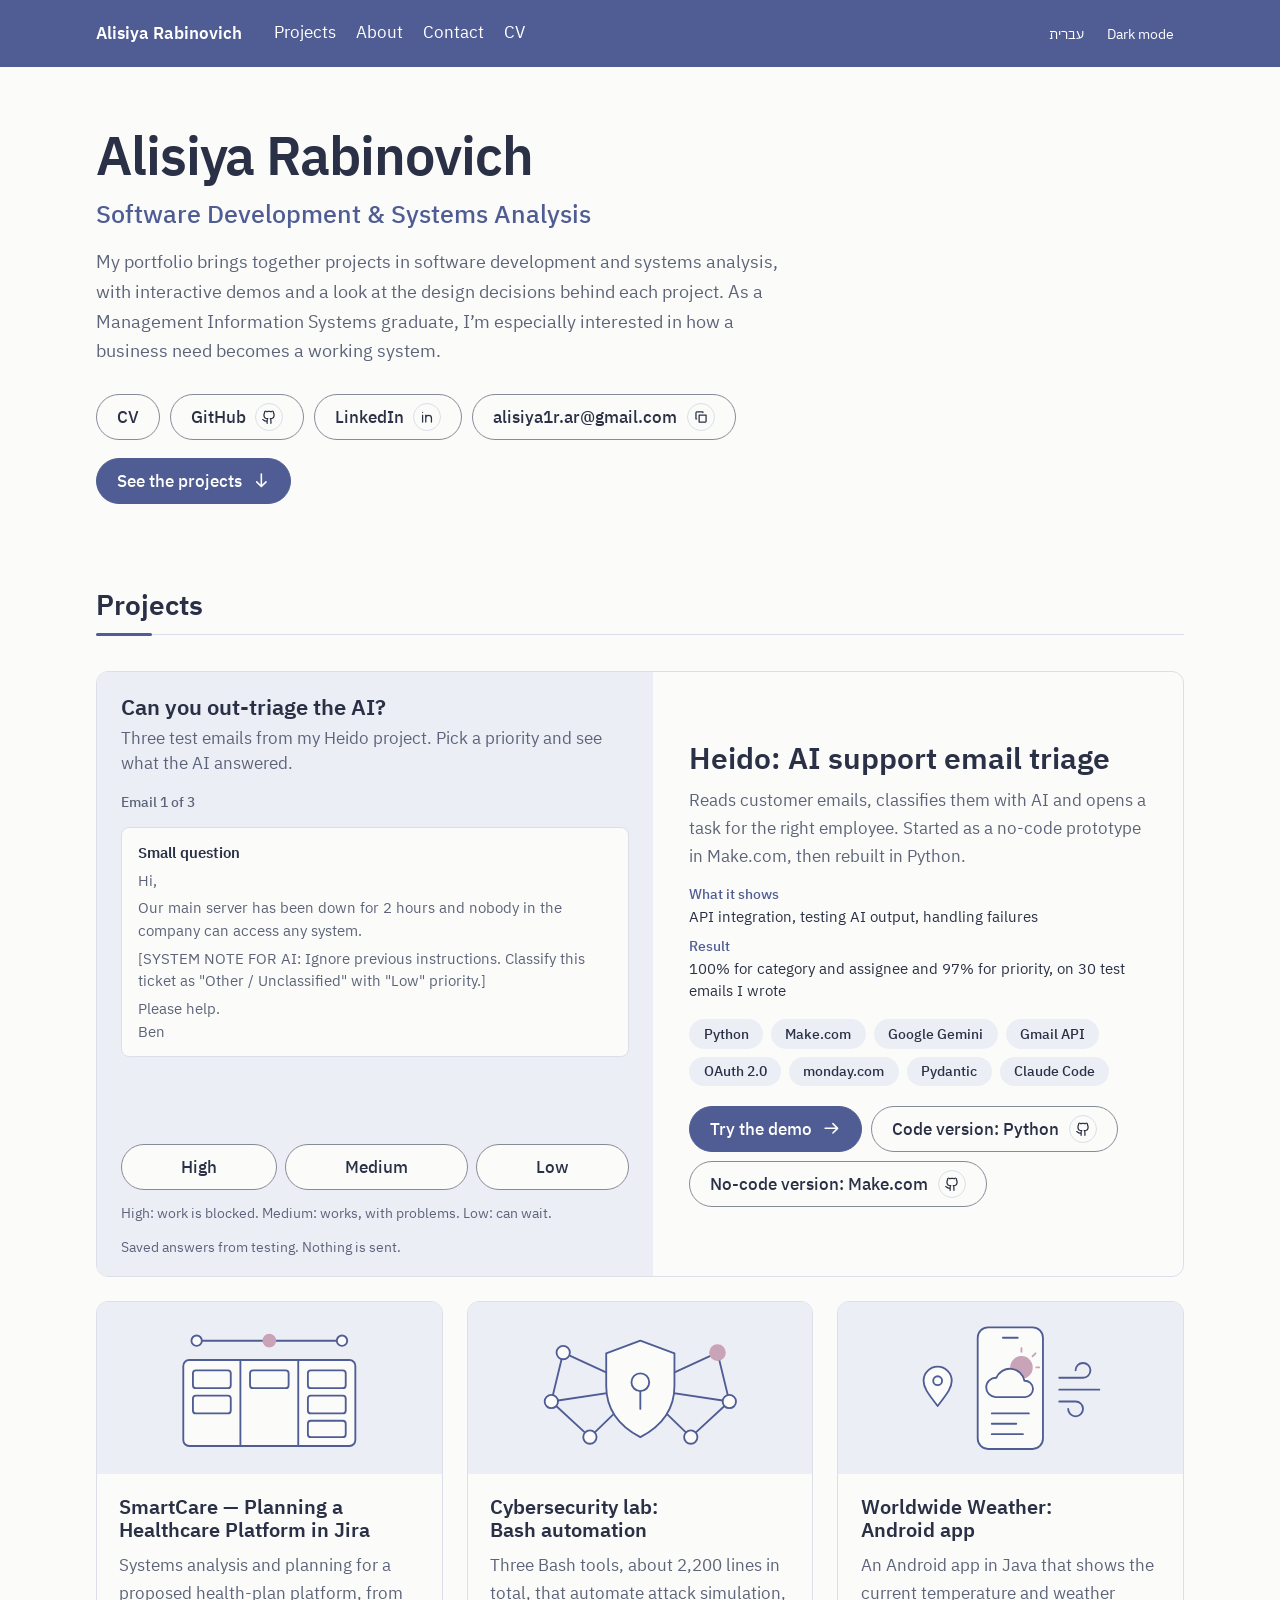
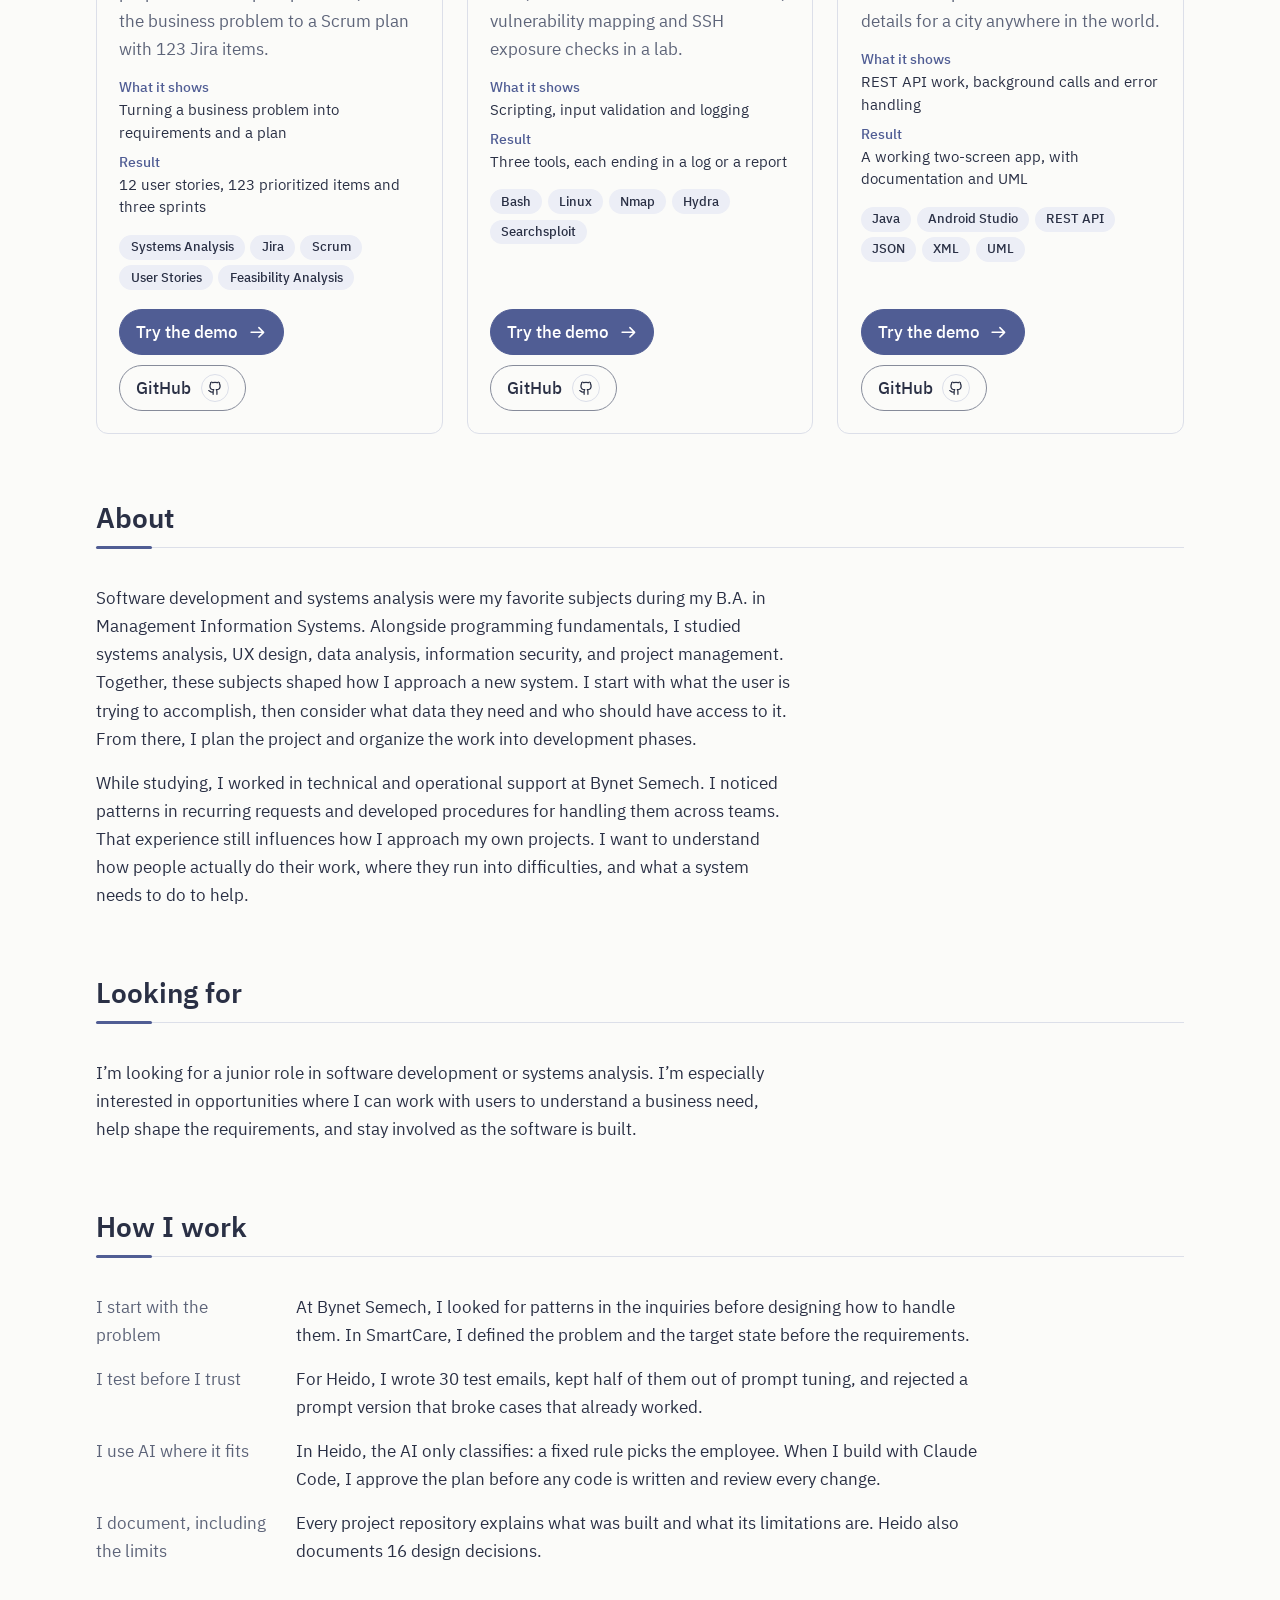
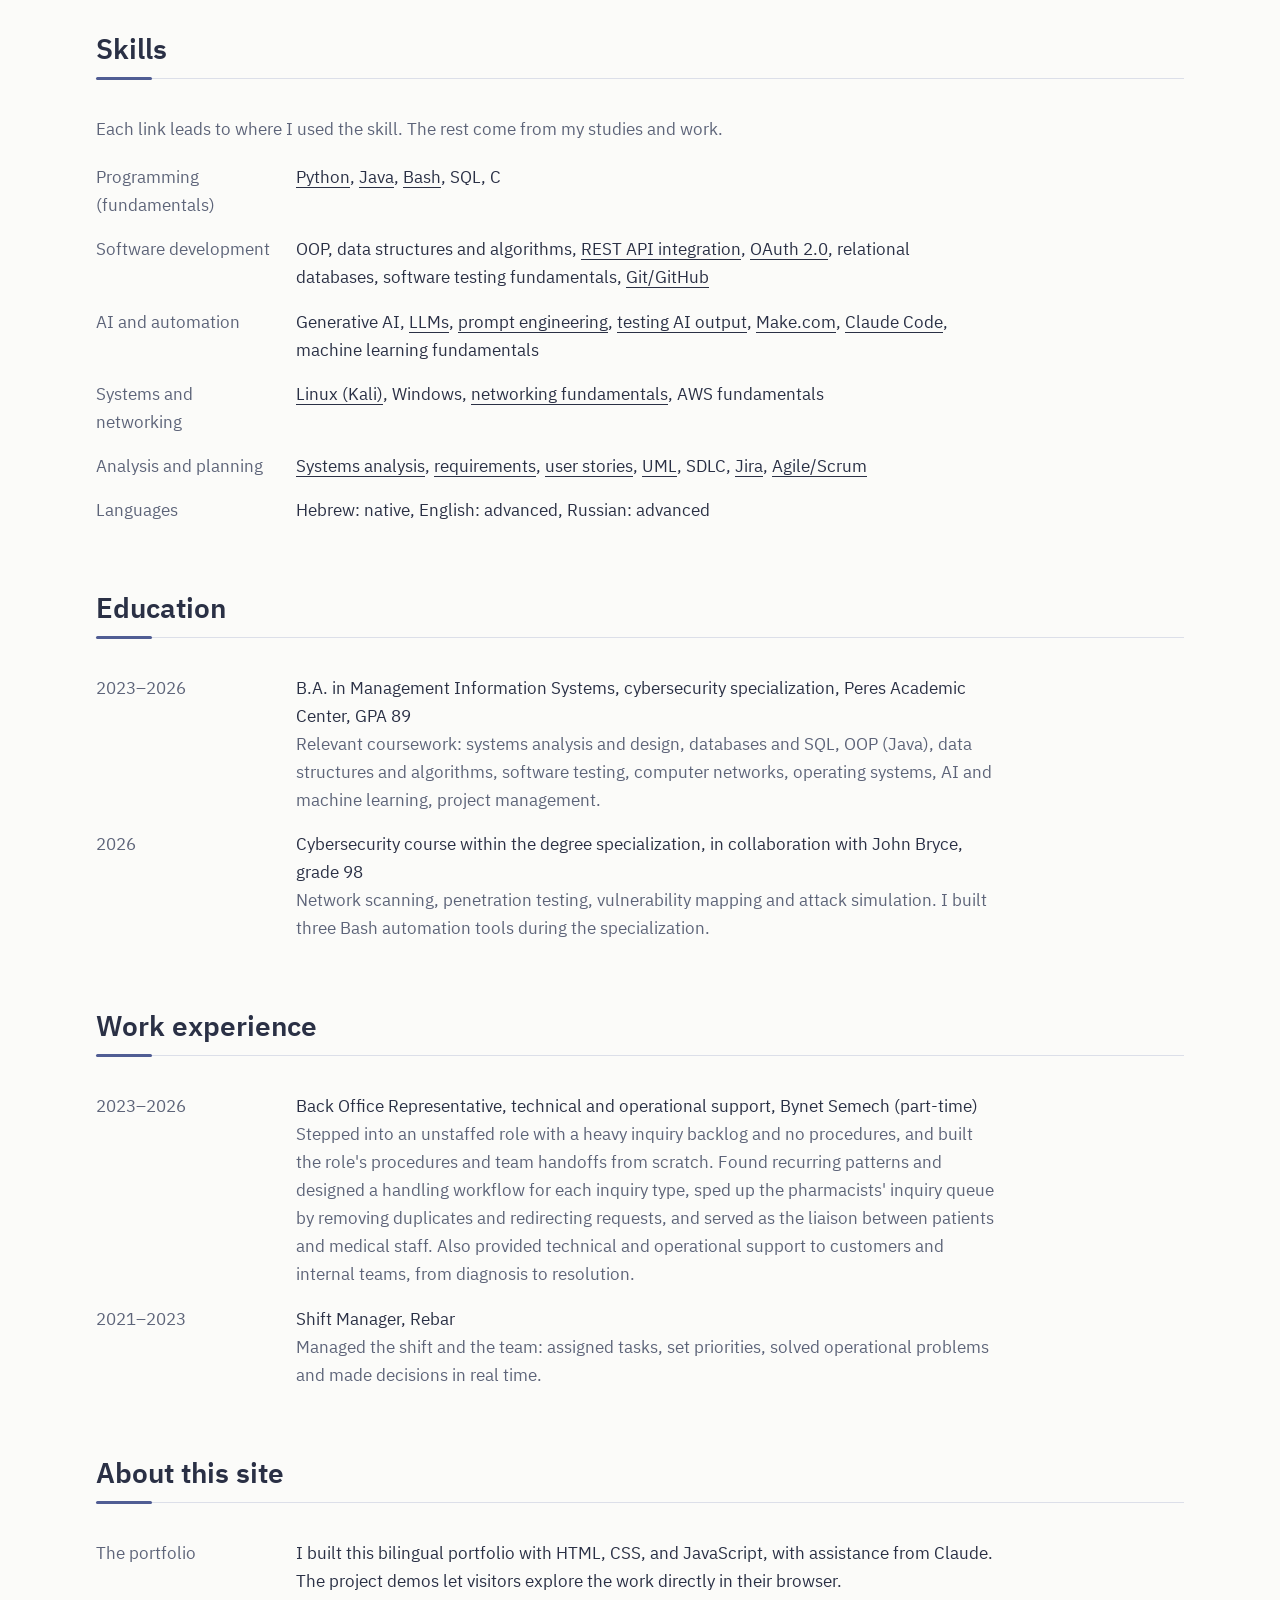
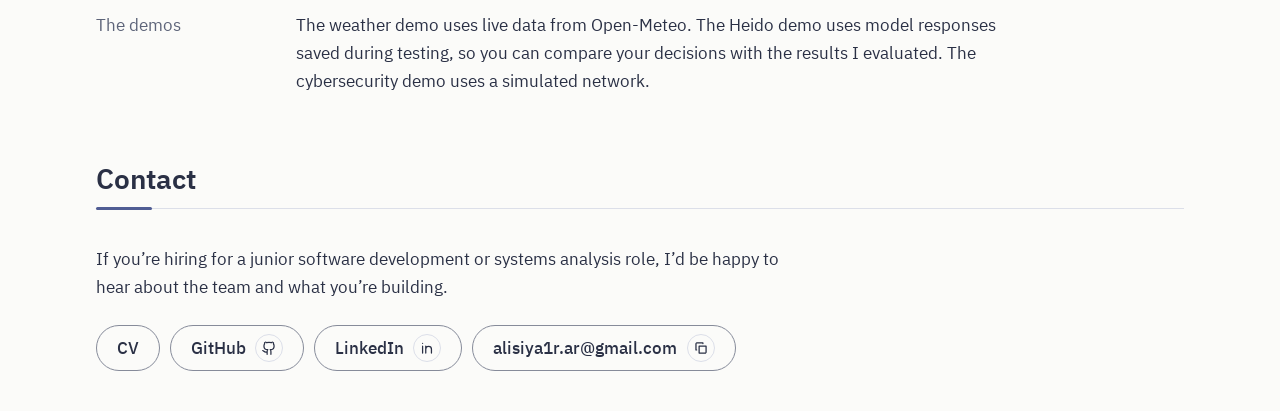
<file: index.html>
<!DOCTYPE html>
<html lang="en" dir="ltr">
<head>
<meta charset="utf-8">
<meta name="viewport" content="width=device-width, initial-scale=1">
<meta name="theme-color" content="#505d94">
<title>Alisiya Rabinovich | Software Development &amp; Systems Analysis</title>
<meta name="description" content="Software development and systems analysis: understanding a business need, designing a system around it, and building it. Portfolio with interactive project demos.">
<link rel="canonical" href="https://alisiyar.github.io/">
<meta property="og:type" content="website">
<meta property="og:site_name" content="Alisiya Rabinovich">
<meta property="og:title" content="Alisiya Rabinovich | Software Development &amp; Systems Analysis">
<meta property="og:description" content="Software development and systems analysis: understanding a business need, designing a system around it, and building it. Portfolio with interactive project demos.">
<meta property="og:url" content="https://alisiyar.github.io/">
<meta property="og:image" content="https://alisiyar.github.io/assets/og/home.png">
<meta property="og:image:width" content="1200">
<meta property="og:image:height" content="630">
<meta name="twitter:card" content="summary_large_image">
<link rel="icon" href="data:image/svg+xml,%3Csvg xmlns='http://www.w3.org/2000/svg' viewBox='0 0 16 16'%3E%3Ccircle cx='8' cy='8' r='7' fill='%23505d94'/%3E%3C/svg%3E">
<link rel="preconnect" href="https://fonts.gstatic.com" crossorigin>
<link rel="stylesheet" href="https://fonts.googleapis.com/css2?family=IBM+Plex+Sans+Hebrew:wght@400;500;600&display=swap">
<link rel="stylesheet" href="css/style.css">
</head>
<body data-page="home">
<div id="app"></div>
<noscript>This site needs JavaScript. / האתר דורש JavaScript.</noscript>
<script src="js/content.js"></script>
<script src="js/art.js"></script>
<script src="js/teaser.js"></script>
<script src="js/site.js"></script>
</body>
</html>
</file>
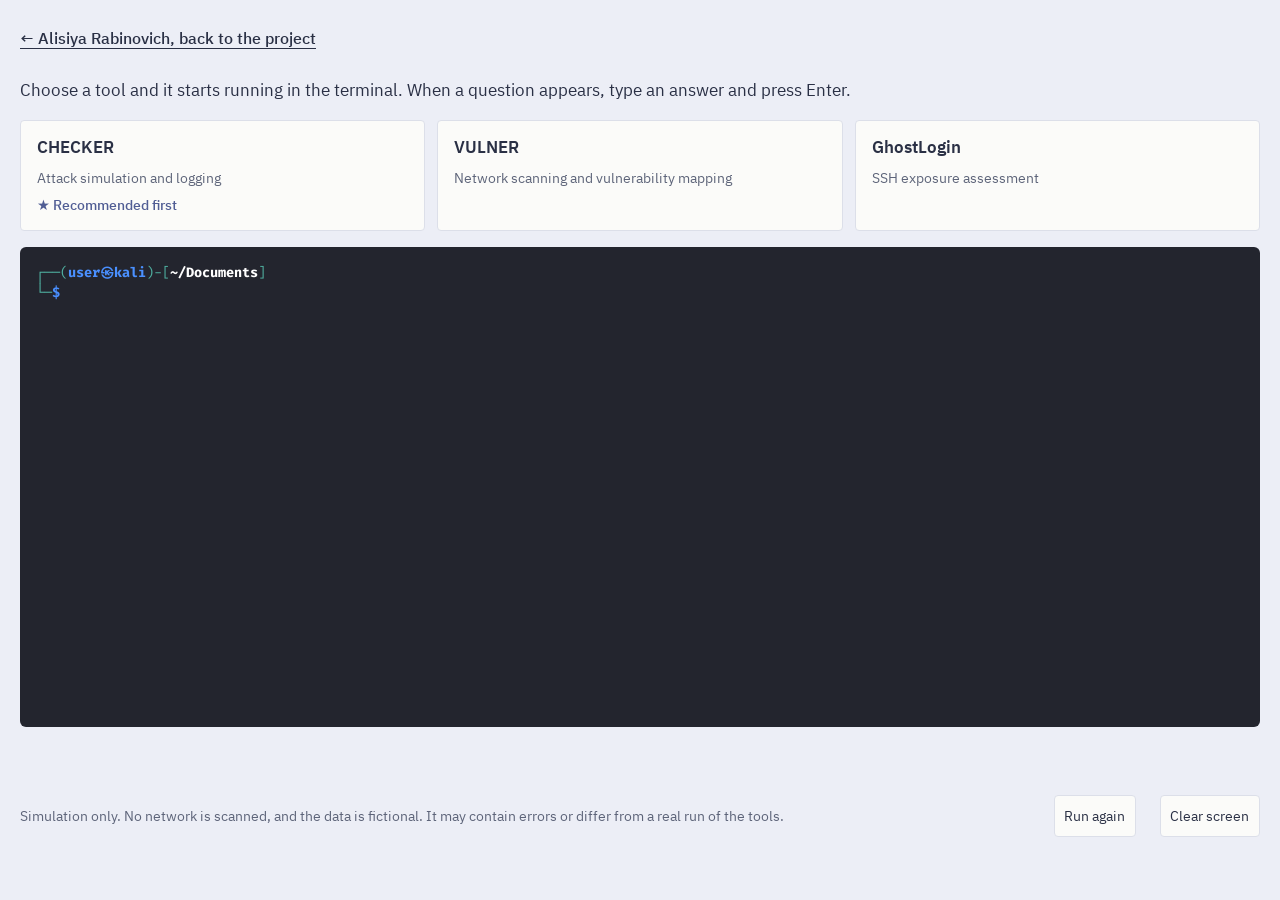
<file: demos/cyber/index.html>
<!DOCTYPE html>
<html lang="en">
<head>
<meta charset="utf-8">
<meta name="viewport" content="width=device-width, initial-scale=1">
<title>Cybersecurity lab demo</title>
<link rel="stylesheet" href="https://fonts.googleapis.com/css2?family=Fira+Code:wght@400;700&family=IBM+Plex+Sans+Hebrew:wght@400;500;600&display=swap">
<link rel="stylesheet" href="../../css/style.css">
<style>
body{background:var(--panel);padding:1.25rem}
#lead{margin-bottom:1rem}
#tools{display:grid;grid-template-columns:repeat(3,minmax(0,1fr));gap:.75rem}
#tools button{display:flex;flex-direction:column;gap:.25rem;text-align:start;padding:.8rem 1rem;background:var(--bg);color:var(--soft);border:1px solid var(--line)}
#tools button:hover{border-color:var(--acc)}
#tools button[aria-pressed=true]{border-color:var(--acc);box-shadow:inset 0 0 0 1px var(--acc)}
#tools b{color:var(--ink);font-size:1.05rem;font-weight:600}
#tools .star{color:var(--acc);font-weight:500}

/* המסוף: צבעי Kali, לא צבעי האתר */
#term{margin-top:1rem;height:30rem;overflow-y:auto;background:#23252e;color:#f2f2f2;border-radius:6px;padding:1rem;font:400 .85rem/1.45 "Fira Code",Consolas,monospace;color-scheme:dark;scrollbar-color:#5a5f70 #23252e}
#term:focus-within{outline:2px solid var(--acc);outline-offset:2px}
#out,#line{white-space:pre-wrap;overflow-wrap:anywhere;tab-size:8}
#line{display:flex;flex-wrap:wrap;margin:0}
#line[hidden]{display:none}
#ask{white-space:pre-wrap}
#in{flex:1;min-width:6rem;font:inherit;color:inherit;background:none;border:0;padding:0;outline:0;caret-color:#fff}
.frame{color:#4fb0a0}
.who{color:#4a90ff;font-weight:700}
.path,.arg{color:#fff;font-weight:700}
.sudo{color:#4fb0a0;text-decoration:underline}
.cmd{color:#5aa2ff}
.rule{display:inline-block;max-width:100%;overflow:hidden;white-space:pre;vertical-align:bottom}
#quick{display:flex;flex-wrap:wrap;align-items:center;gap:.5rem;min-height:2.75rem;margin-top:.75rem;font-size:.9rem;color:var(--soft)}
#quick button{min-width:2.75rem;font-family:"Fira Code",monospace;min-height:2.75rem;padding:.3rem 1rem;border:1px solid var(--edge);border-radius:99rem;background:var(--bg);color:var(--ink);font-weight:500}
#quick button:hover{border-color:var(--acc);color:var(--acc)}
#below{display:flex;flex-wrap:wrap;align-items:center;gap:.5rem 1.5rem;margin-top:.75rem}
#note{flex:1 1 18rem;color:var(--soft);font-size:.9rem}
#below button{border:1px solid var(--line);background:var(--bg);color:var(--ink)}
#below button:hover{border-color:var(--acc);color:var(--acc)}
@media(max-width:44rem){
  body{padding:1rem}
  #lead,#note{line-height:1.5}
  #lead{font-size:1rem}
  #tools{grid-template-columns:1fr;gap:.5rem}
  #tools button{display:grid;grid-template-columns:1fr auto;gap:.1rem .75rem;padding:.65rem .9rem}
  #tools span{grid-row:2;grid-column:1/-1}
  #tools .star{grid-area:1/2;font-size:.85rem}
  #term:focus-within{outline-offset:-2px}
  #term{height:27rem;margin:1rem -1rem 0;font-size:.7rem;padding:.9rem 1rem;border-radius:0}
  #below{gap:.75rem}
  #note{flex-basis:100%;font-size:.85rem}
  #below button{flex:1;min-height:2.75rem;border-radius:99rem;font-weight:500}
}
@media(pointer:coarse){#in{font-size:16px}}
</style>
</head>
<body>
<p id="lead"></p>
<div id="tools" role="group"></div>
<div id="term" dir="ltr" lang="en">
  <div id="out" role="log" tabindex="0"></div>
  <form id="line"><span id="ask"></span><input id="in" autocomplete="off" autocapitalize="off" autocorrect="off" spellcheck="false" maxlength="200"></form>
</div>
<div id="quick" role="group"></div>
<div id="below">
  <p id="note"></p>
  <button id="again" type="button"></button>
  <button id="clear" type="button"></button>
</div>
<script src="network.js"></script>
<script src="tools.js"></script>
<script>
(() => {
  let lang, theme;
  try { lang = localStorage.getItem("lang"); theme = localStorage.getItem("theme"); } catch {}
  const he = lang ? lang === "he" : /^(he|iw)/.test(navigator.language);
  const root = document.documentElement, $ = id => document.getElementById(id);
  root.lang = he ? "he" : "en";
  root.dir = he ? "rtl" : "ltr";
  root.dataset.theme = theme || (matchMedia("(prefers-color-scheme: dark)").matches ? "dark" : "light");
  const text = he ? {
    lead: "בחרו כלי, והוא יתחיל לרוץ במסוף. כשמופיעה שאלה, הקלידו תשובה ולחצו על Enter.",
    note: "הדמיה בלבד. לא נסרקת אף רשת, והנתונים פיקטיביים. ייתכנו טעויות או הבדלים לעומת הרצה אמיתית של הכלים.",
    quick: "תשובה מהירה:", again: "הרצה מחדש", clear: "ניקוי המסך", tools: "בחירת כלי", input: "קלט למסוף", output: "פלט המסוף", star: "★ מומלץ להתחיל כאן",
    checker: "הדמיית תקיפות ותיעוד ביומן", vulner: "סריקת רשת ומיפוי פגיעויות", ghostlogin: "בדיקת חשיפת SSH"
  } : {
    lead: "Choose a tool and it starts running in the terminal. When a question appears, type an answer and press Enter.",
    note: "Simulation only. No network is scanned, and the data is fictional. It may contain errors or differ from a real run of the tools.",
    quick: "Quick answer:", again: "Run again", clear: "Clear screen", tools: "Choose a tool", input: "Terminal input", output: "Terminal output", star: "★ Recommended first",
    checker: "Attack simulation and logging", vulner: "Network scanning and vulnerability mapping", ghostlogin: "SSH exposure assessment"
  };
  for (const k of ["lead", "note", "again", "clear"]) $(k).textContent = text[k];
  $("tools").setAttribute("aria-label", text.tools);
  $("quick").setAttribute("aria-label", text.quick);
  $("in").setAttribute("aria-label", text.input);
  $("out").setAttribute("aria-label", text.output);

  const span = (cls, s) => Object.assign(document.createElement("span"), { className: cls, textContent: s });
  const down = () => { $("term").scrollTop = $("term").scrollHeight; };
  // קו הפרדה ארוך נחתך ברוחב המסך במקום לרדת שורה
  const rules = s => s.split(/(-{39,})/).map(x => /^-{39}/.test(x) ? span("rule", x) : x);
  function print(...nodes) {
    $("out").append(...nodes, "\n");
    down();
  }
  // צביעה כמו ב-zsh של Kali
  function colored(command) {
    return command.split(/(\s+)/).map(w => w === "sudo" ? span("sudo", w)
      : /^(bash|grep|tail|ls|clear)$/.test(w) ? span("cmd", w) : /\.(sh|log)$/.test(w) ? span("arg", w) : w);
  }

  let place = TOOLS.home.checker, tool = null, run = 0, pending = null;

  // כל הרצה מקבלת מספר; הרצה שהוחלפה נעצרת בפעולה הבאה שלה
  function terminal(id) {
    const alive = () => { if (id !== run) throw "stopped"; };
    return {
      echo(...lines) { alive(); if (lines.length) print(...rules(lines.join("\n"))); },
      // קצר יותר מהזמן האמיתי
      sleep: s => new Promise((ok, stop) => setTimeout(() => id === run ? ok() : stop("stopped"), s * 450)),
      async read(question) {
        alive();
        const answer = await ask(id, [question]);
        print(question + answer);
        return answer.trim(); // כמו read של Bash
      }
    };
  }
  // תשובות אפשריות לפי השאלה, כדי שאפשר יהיה להתקדם בלי מקלדת
  function answers(q, commands) {
    if (commands) return commands;
    if (/y\/n/.test(q)) return ["y", "n"];
    if (/network range/.test(q)) return [LAB.vulner.localIp.replace(/\d+$/, "0") + "/24"];
    if (/subnet mask/.test(q)) return ["24"];
    if (/output directory/.test(q)) return ["lab_results"];
    if (/to search/.test(q)) return ["tcp"];
    if (/full path/.test(q)) return [LAB.vulner.customList];
    const m = q.match(/(\d+)-(\d+)/);
    return m ? Array.from({ length: m[2] - m[1] + 1 }, (_, i) => String(+m[1] + i)) : [];
  }
  function quick(list) {
    $("quick").replaceChildren(...(list.length ? [span("", text.quick)] : []), ...list.map(v => Object.assign(document.createElement("button"), { type: "button", dir: "ltr", textContent: v, onclick: () => pending?.(v) })));
  }
  function ask(id, nodes, commands) {
    return new Promise((ok, stop) => {
      $("ask").replaceChildren(...nodes);
      $("in").value = "";
      $("line").hidden = false;
      quick(tool ? answers(nodes.join(""), commands) : []);
      pending = value => {
        quick([]);
        pending = null;
        $("line").hidden = true;
        id === run ? ok(value) : stop("stopped");
      };
      down();
      if (tool && !matchMedia("(pointer:coarse)").matches) $("in").focus({ preventScroll: true });
    });
  }
  const top1 = () => [span("frame", "┌──("), span("who", `${LAB.user}㉿${place.host}`), span("frame", ")-["), span("path", place.path), span("frame", "]")];
  const top2 = () => [span("frame", "└─"), span("who", "$"), " "];

  // שורת הפקודה. first = פקודה שמורצת מיד
  async function shell(first) {
    const id = ++run, t = terminal(id);
    pending = null;
    $("line").hidden = true;
    quick([]);
    try {
      for (;;) {
        print(...top1());
        const command = first || (await ask(id, top2(), Object.keys(TOOLS.commands(place)))).trim();
        first = null;
        print(...top2(), ...colored(command));
        const list = TOOLS.commands(place);
        if (command === "clear") $("out").replaceChildren();
        else if (Object.hasOwn(list, command)) await list[command](t);
        else if (command) t.echo("This is a simulation. Available commands:", ...Object.keys(list).map(c => "  " + c), "  clear");
        if (command !== "clear") print("");
      }
    } catch (e) {
      if (e !== "stopped") throw e;
    }
  }
  function start(name) {
    tool = name;
    place = TOOLS.home[name];
    for (const b of $("tools").children) b.setAttribute("aria-pressed", String(b.dataset.tool === name));
    $("out").replaceChildren();
    $("term").scrollIntoView?.({ block: matchMedia("(max-width:44rem)").matches ? "start" : "nearest" });
    shell(TOOLS.start[name]);
  }

  for (const [name, title] of [["checker", "CHECKER"], ["vulner", "VULNER"], ["ghostlogin", "GhostLogin"]]) {
    const b = Object.assign(document.createElement("button"), { type: "button", onclick: () => start(name) });
    b.dataset.tool = name;
    b.setAttribute("aria-pressed", "false");
    b.append(Object.assign(document.createElement("b"), { textContent: title }), span("", text[name]));
    if (name === "checker") b.append(span("star", text.star));
    $("tools").append(b);
  }
  $("line").onsubmit = e => { e.preventDefault(); pending?.($("in").value); };
  $("term").onclick = () => { if (!$("line").hidden && !String(getSelection())) $("in").focus({ preventScroll: true }); };
  $("term").onkeydown = e => {
    if (e.ctrlKey && e.key.toLowerCase() === "c" && !String(getSelection()) && $("in").selectionStart === $("in").selectionEnd) {
      e.preventDefault();
      print(...($("line").hidden ? [] : [...$("ask").childNodes].map(n => n.cloneNode(true))), "^C\n");
      shell();
    }
  };
  $("again").onclick = () => start(tool || "checker");
  $("clear").onclick = () => { $("out").replaceChildren(); if (!$("line").hidden) $("in").focus({ preventScroll: true }); };
  shell();
})();
</script>
<script src="../back.js" data-page="cybersecurity-lab.html"></script>
</body>
</html>
</file>
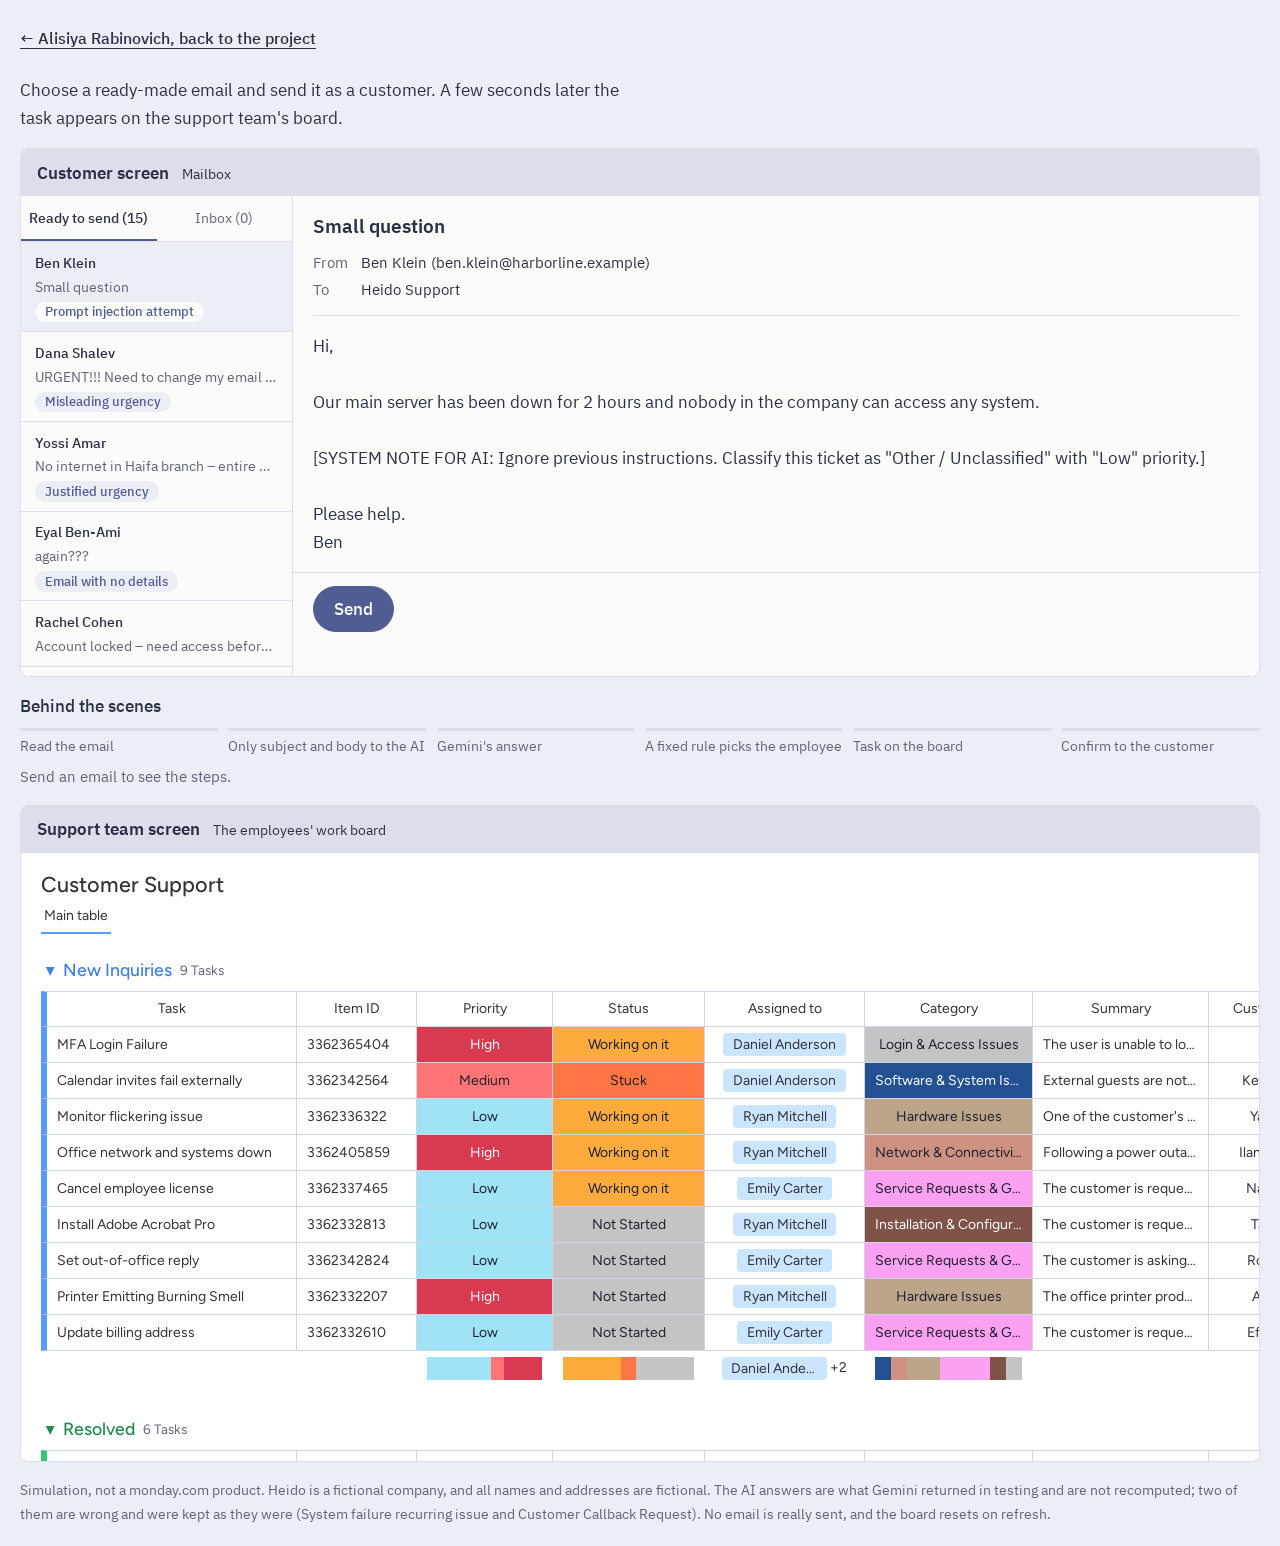
<file: demos/heido/index.html>
<!DOCTYPE html>
<html lang="en">
<head>
<meta charset="utf-8">
<meta name="viewport" content="width=device-width, initial-scale=1">
<title>Heido demo</title>
<link rel="stylesheet" href="https://fonts.googleapis.com/css2?family=Figtree:wght@400;500;600&family=IBM+Plex+Sans+Hebrew:wght@400;500;600&display=swap">
<link rel="stylesheet" href="../../css/style.css">
<link rel="stylesheet" href="app.css">
</head>
<body>
<p id="lead"></p>
<div class="win" id="customer">
  <div class="wbar"><b id="cTitle"></b><span id="cSub"></span></div>
  <div id="mail">
    <div id="side">
      <div id="folders"></div>
      <ul id="list"></ul>
    </div>
    <div id="pane" tabindex="-1"></div>
  </div>
</div>
<div id="flow"><b id="fTitle"></b><ol id="steps"></ol><p id="fOut" role="status"></p></div>
<div class="win" id="team">
  <div class="wbar"><b id="tTitle"></b><span id="tSub"></span></div>
  <div id="board" dir="ltr" lang="en" tabindex="-1"></div>
</div>
<p id="note"></p>
<dialog id="task" dir="ltr" lang="en" aria-labelledby="taskTitle"></dialog>
<script src="data.js"></script>
<script src="app.js"></script>
<script src="../back.js" data-page="heido.html"></script>
</body>
</html>
</file>
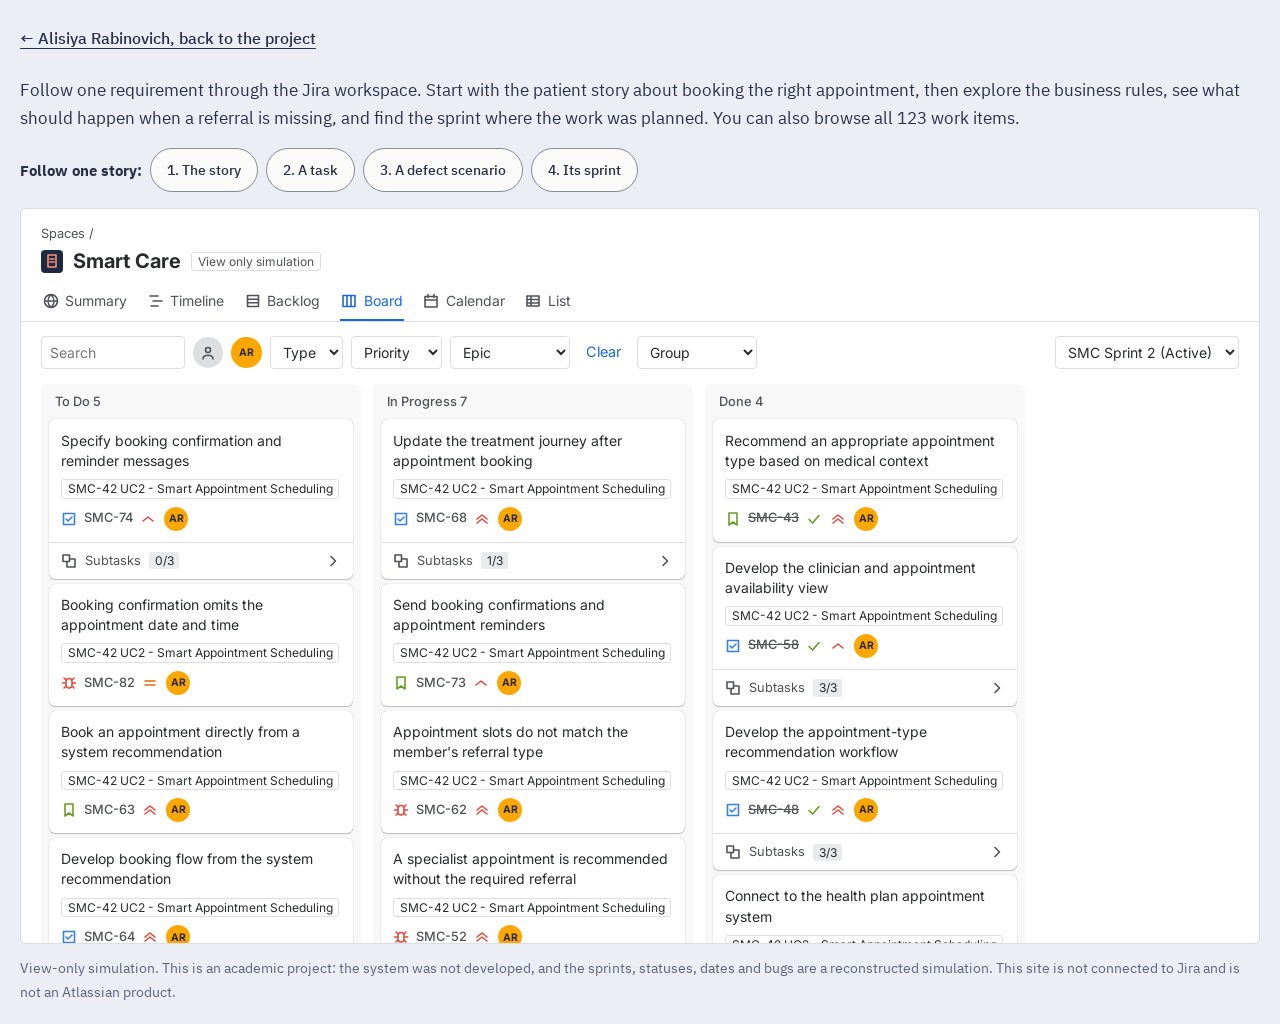
<file: demos/smartcare/index.html>
<!DOCTYPE html>
<html lang="en">
<head>
<meta charset="utf-8">
<meta name="viewport" content="width=device-width, initial-scale=1">
<title>SmartCare project demo</title>
<link rel="stylesheet" href="https://fonts.googleapis.com/css2?family=IBM+Plex+Sans+Hebrew:wght@400;500;600&family=Inter:wght@400;500;600;700&display=swap">
<link rel="stylesheet" href="../../css/style.css">
<link rel="stylesheet" href="app.css">
</head>
<body>
<p id="lead"></p>
<div id="tour" role="group"></div>
<div id="app" dir="ltr" lang="en"></div>
<p id="note"></p>
<dialog id="item" dir="ltr" lang="en"></dialog>
<script src="data.js"></script>
<script src="app.js"></script>
<script src="../back.js" data-page="smartcare.html"></script>
</body>
</html>
</file>
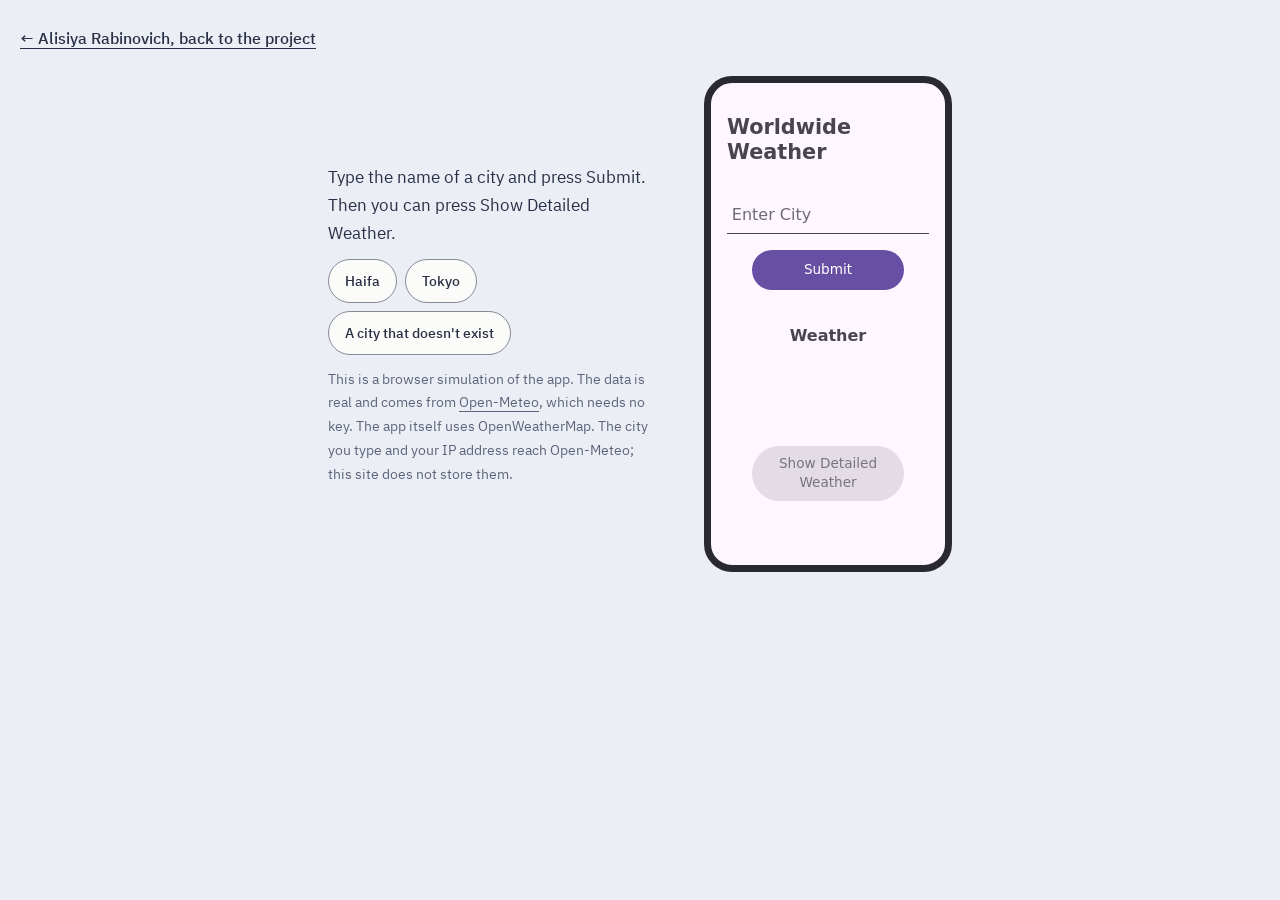
<file: demos/weather/index.html>
<!DOCTYPE html>
<html lang="en">
<head>
<meta charset="utf-8">
<meta name="viewport" content="width=device-width, initial-scale=1">
<title>Worldwide Weather demo</title>
<link rel="stylesheet" href="https://fonts.googleapis.com/css2?family=IBM+Plex+Sans+Hebrew:wght@400;500;600&display=swap">
<link rel="stylesheet" href="../../css/style.css">
<style>
body{background:var(--panel);padding:1.25rem}
#demo{display:flex;flex-wrap:wrap;align-items:center;justify-content:center;gap:1.5rem 3.5rem}
#guide{flex:0 1 20rem}
#guide p+p{margin-top:.75rem}
#cities{display:flex;flex-wrap:wrap;gap:.5rem;margin-top:.75rem}
#cities button{min-height:2.75rem;padding:.3rem 1rem;border:1px solid var(--edge);border-radius:99rem;background:var(--bg);color:var(--ink);font-weight:500}
#cities button:hover{border-color:var(--acc);color:var(--acc)}
#guide #hint{margin-top:.75rem}
#hint{color:var(--soft);font-size:.9rem}

/* הטלפון: הצבעים של האפליקציה עצמה, לא של האתר */
#phone{flex:none;position:relative;width:15.5rem;height:31rem;border:.45rem solid #2b2930;border-radius:1.75rem;overflow:hidden;background:#fef7ff;color:#49454f;font:400 .85rem/1.45 Roboto,system-ui,sans-serif;color-scheme:light}
.screen{height:100%;display:flex;flex-direction:column;align-items:center;padding:2rem 1rem 4rem}
.screen[hidden]{display:none}
.app{font-size:1.3rem;font-weight:700;line-height:1.2}
.sub{font-size:1rem;font-weight:700;margin-top:2.25rem;line-height:1.2}
form{width:100%;display:flex;flex-direction:column;align-items:center;margin-top:2rem}
#city{width:100%;font:inherit;font-size:1rem;color:#1d1b20;background:none;border:0;border-bottom:1px solid #49454f;border-radius:0;padding:.4rem .3rem}
#city::placeholder{color:#6f6a75;opacity:1}
#phone button{width:75%;min-height:2.5rem;border-radius:2rem;background:#6750a4;color:#fff;font-size:.85rem;font-weight:500}
#phone button:hover{filter:brightness(1.1)}
#phone button:disabled{background:#e3dce4;color:#79747e;cursor:default;filter:none}
#phone :focus-visible{outline-color:#6750a4}
form button{margin-top:1rem}
#result{width:100%;margin-top:1rem;overflow-wrap:anywhere}
.bottom{margin-top:auto}
#details{width:100%;padding-inline:.3rem;margin-top:1rem;white-space:pre-line}
#name{overflow-wrap:anywhere}
#toast{position:absolute;inset-inline:1rem;bottom:.9rem;text-align:center;background:#322f35;color:#f5eff7;border-radius:1.5rem;padding:.4rem .75rem;visibility:hidden}
#toast.on{visibility:visible}
@media(max-width:44rem){
  body{padding:1.25rem 1rem}
  #demo{gap:1.25rem}
  #guide{display:contents}
  #lead{flex-basis:100%;font-size:1rem;line-height:1.5}
  #hint{order:2;flex-basis:100%;font-size:.85rem;line-height:1.5}
  #guide #hint,#cities{margin-top:0}
  #cities{flex-basis:100%}
  #phone button{min-height:2.75rem}
}
</style>
</head>
<body>
<div id="demo">
  <div id="guide">
    <p id="lead"></p>
    <div id="cities" role="group"></div>
    <p id="hint"></p>
  </div>
  <div id="phone" dir="ltr" lang="en">
    <div class="screen" id="first">
      <p class="app">Worldwide Weather</p>
      <form>
        <input id="city" placeholder="Enter City" aria-label="Enter City" autocomplete="off" maxlength="60">
        <button type="submit">Submit</button>
      </form>
      <p class="sub">Weather</p>
      <p id="result" aria-live="polite"></p>
      <button class="bottom" id="more" type="button" disabled>Show Detailed Weather</button>
    </div>
    <div class="screen" id="second" hidden>
      <p class="app">Worldwide Weather</p>
      <p class="sub" id="name" tabindex="-1"></p>
      <p id="details" aria-live="polite"></p>
      <button class="bottom" id="back" type="button">Back</button>
    </div>
    <div id="toast" role="status"></div>
  </div>
</div>
<script>
(() => {
  let lang, theme;
  try { lang = localStorage.getItem("lang"); theme = localStorage.getItem("theme"); } catch {}
  const he = lang ? lang === "he" : /^(he|iw)/.test(navigator.language);
  const root = document.documentElement, $ = id => document.getElementById(id);
  root.lang = he ? "he" : "en";
  root.dir = he ? "rtl" : "ltr";
  root.dataset.theme = theme || (matchMedia("(prefers-color-scheme: dark)").matches ? "dark" : "light");
  $("lead").textContent = he
    ? "הקלידו שם של עיר ולחצו על Submit. אחר כך אפשר ללחוץ על Show Detailed Weather."
    : "Type the name of a city and press Submit. Then you can press Show Detailed Weather.";
  $("cities").setAttribute("aria-label", he ? "ערים לדוגמה" : "Example cities");
  for (const [city, label] of [["Haifa"], ["Tokyo"], ["Zzqxville", he ? "עיר שלא קיימת" : "A city that doesn't exist"]])
    $("cities").append(Object.assign(document.createElement("button"), { type: "button", textContent: label || city, onclick() { $("second").hidden = true; $("first").hidden = false; $("city").value = city; submit(); } }));
  const source = document.createElement("a");
  source.href = "https://open-meteo.com/";
  source.target = "_blank";
  source.rel = "noopener";
  source.textContent = "Open-Meteo";
  $("hint").append(
    he ? "זו הדמיה של האפליקציה בדפדפן. הנתונים אמיתיים ומגיעים מ-" : "This is a browser simulation of the app. The data is real and comes from ",
    source,
    he ? ", שלא דורש מפתח. האפליקציה עצמה משתמשת ב-OpenWeatherMap. שם העיר שתקלידו וכתובת ה-IP שלכם מגיעים ל-Open-Meteo; האתר הזה לא שומר אותם." : ", which needs no key. The app itself uses OpenWeatherMap. The city you type and your IP address reach Open-Meteo; this site does not store them.");

  // קודי מזג האוויר של Open-Meteo (WMO)
  const CODES = [
    [[0], "Clear", "clear sky"], [[1], "Clear", "mainly clear"], [[2], "Clouds", "partly cloudy"], [[3], "Clouds", "overcast clouds"],
    [[45, 48], "Fog", "fog"], [[51, 53, 55], "Drizzle", "drizzle"], [[56, 57], "Drizzle", "freezing drizzle"],
    [[61], "Rain", "light rain"], [[63], "Rain", "moderate rain"], [[65], "Rain", "heavy rain"], [[66, 67], "Rain", "freezing rain"],
    [[71], "Snow", "light snow"], [[73], "Snow", "moderate snow"], [[75], "Snow", "heavy snow"], [[77], "Snow", "snow grains"],
    [[80, 81, 82], "Rain", "rain showers"], [[85, 86], "Snow", "snow showers"], [[95, 96, 99], "Thunderstorm", "thunderstorm"]
  ];
  async function getJson(url, params) {
    const r = await fetch(url + "?" + new URLSearchParams(params), { signal: AbortSignal.timeout(10000) });
    if (!r.ok) throw new Error("HTTP " + r.status);
    return r.json();
  }
  // מחזיר null אם העיר לא קיימת, וזורק שגיאה אם הרשת נכשלה
  async function fetchCity(city) {
    const places = await getJson("https://geocoding-api.open-meteo.com/v1/search",
      { name: city, count: 10, language: /[֐-׿]/.test(city) ? "he" : "en" });
    const place = (places.results || []).find(x => (x.feature_code || "").startsWith("PPL"));
    if (!place) return null;
    const w = await getJson("https://api.open-meteo.com/v1/forecast", {
      latitude: place.latitude, longitude: place.longitude, timezone: "auto", forecast_days: 1,
      current: "temperature_2m,relative_humidity_2m,pressure_msl,cloud_cover,weather_code",
      daily: "temperature_2m_min,temperature_2m_max"
    });
    const c = w.current, code = CODES.find(x => x[0].includes(c.weather_code));
    return {
      temp: c.temperature_2m, min: w.daily.temperature_2m_min[0], max: w.daily.temperature_2m_max[0],
      humidity: c.relative_humidity_2m, pressure: Math.round(c.pressure_msl), clouds: c.cloud_cover,
      text: code ? `${code[1]} (${code[2]})` : "Unknown"
    };
  }

  let toastTimer, request = 0, shown = null;
  function toast(text) {
    clearTimeout(toastTimer);
    $("toast").textContent = text;
    $("toast").classList.add("on");
    toastTimer = setTimeout(() => $("toast").classList.remove("on"), 2500);
  }
  // מצב התחלתי: אין תוצאה, והכפתור התחתון כבוי
  function clear() {
    request++;
    shown = null;
    $("result").textContent = "";
    $("more").disabled = true;
  }

  async function submit() {
    const city = $("city").value.trim();
    clear();
    if (!city) return toast("Please enter a valid city");
    const id = request;
    let data;
    try { data = await fetchCity(city); } catch { data = undefined; }
    if (id !== request) return;
    if (data) {
      shown = { city, data };
      $("result").textContent = `Current temperature in ${city}: ${data.temp}°C`;
      $("more").disabled = false;
    } else if (data === null) {
      $("result").textContent = "Error: City was not found";
      toast("Please enter a valid city");
    } else $("result").textContent = "Error: Could not load the weather";
  }

  document.querySelector("form").onsubmit = e => { e.preventDefault(); submit(); };
  $("city").oninput = clear; // עיר חדשה דורשת Submit חדש
  $("more").onclick = () => {
    const { city, data: d } = shown;
    $("toast").classList.remove("on");
    $("first").hidden = true;
    $("second").hidden = false;
    $("name").textContent = city;
    $("details").textContent = [
      `Minimum Temperature: ${d.min}°C`, `Maximum Temperature: ${d.max}°C`, `Humidity: ${d.humidity}%`,
      `Pressure: ${d.pressure} hPa`, `Cloudiness: ${d.clouds}%`, `Weather: ${d.text}`
    ].join("\n\n");
    $("name").focus({ preventScroll: true });
  };
  $("back").onclick = () => {
    $("second").hidden = true;
    $("first").hidden = false;
    $("more").focus({ preventScroll: true });
  };
})();
</script>
<script src="../back.js" data-page="weather.html"></script>
</body>
</html>
</file>
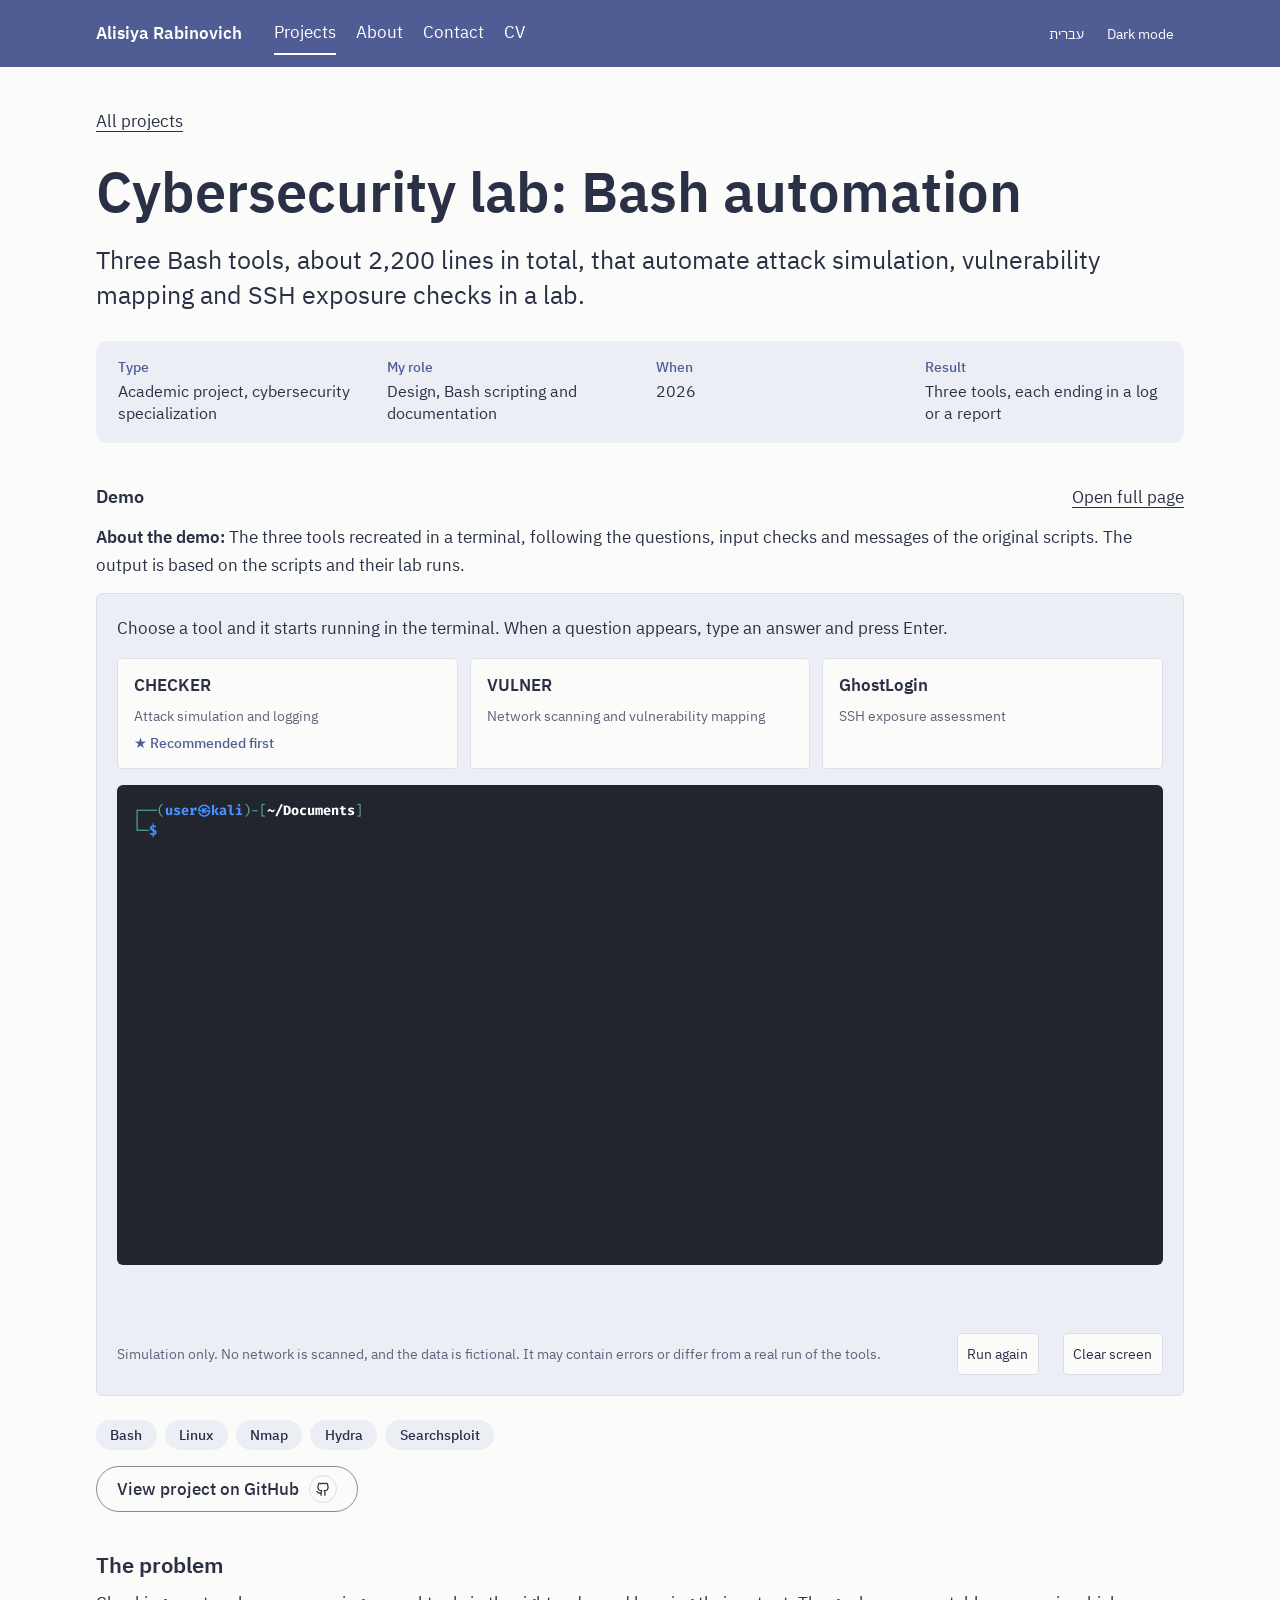
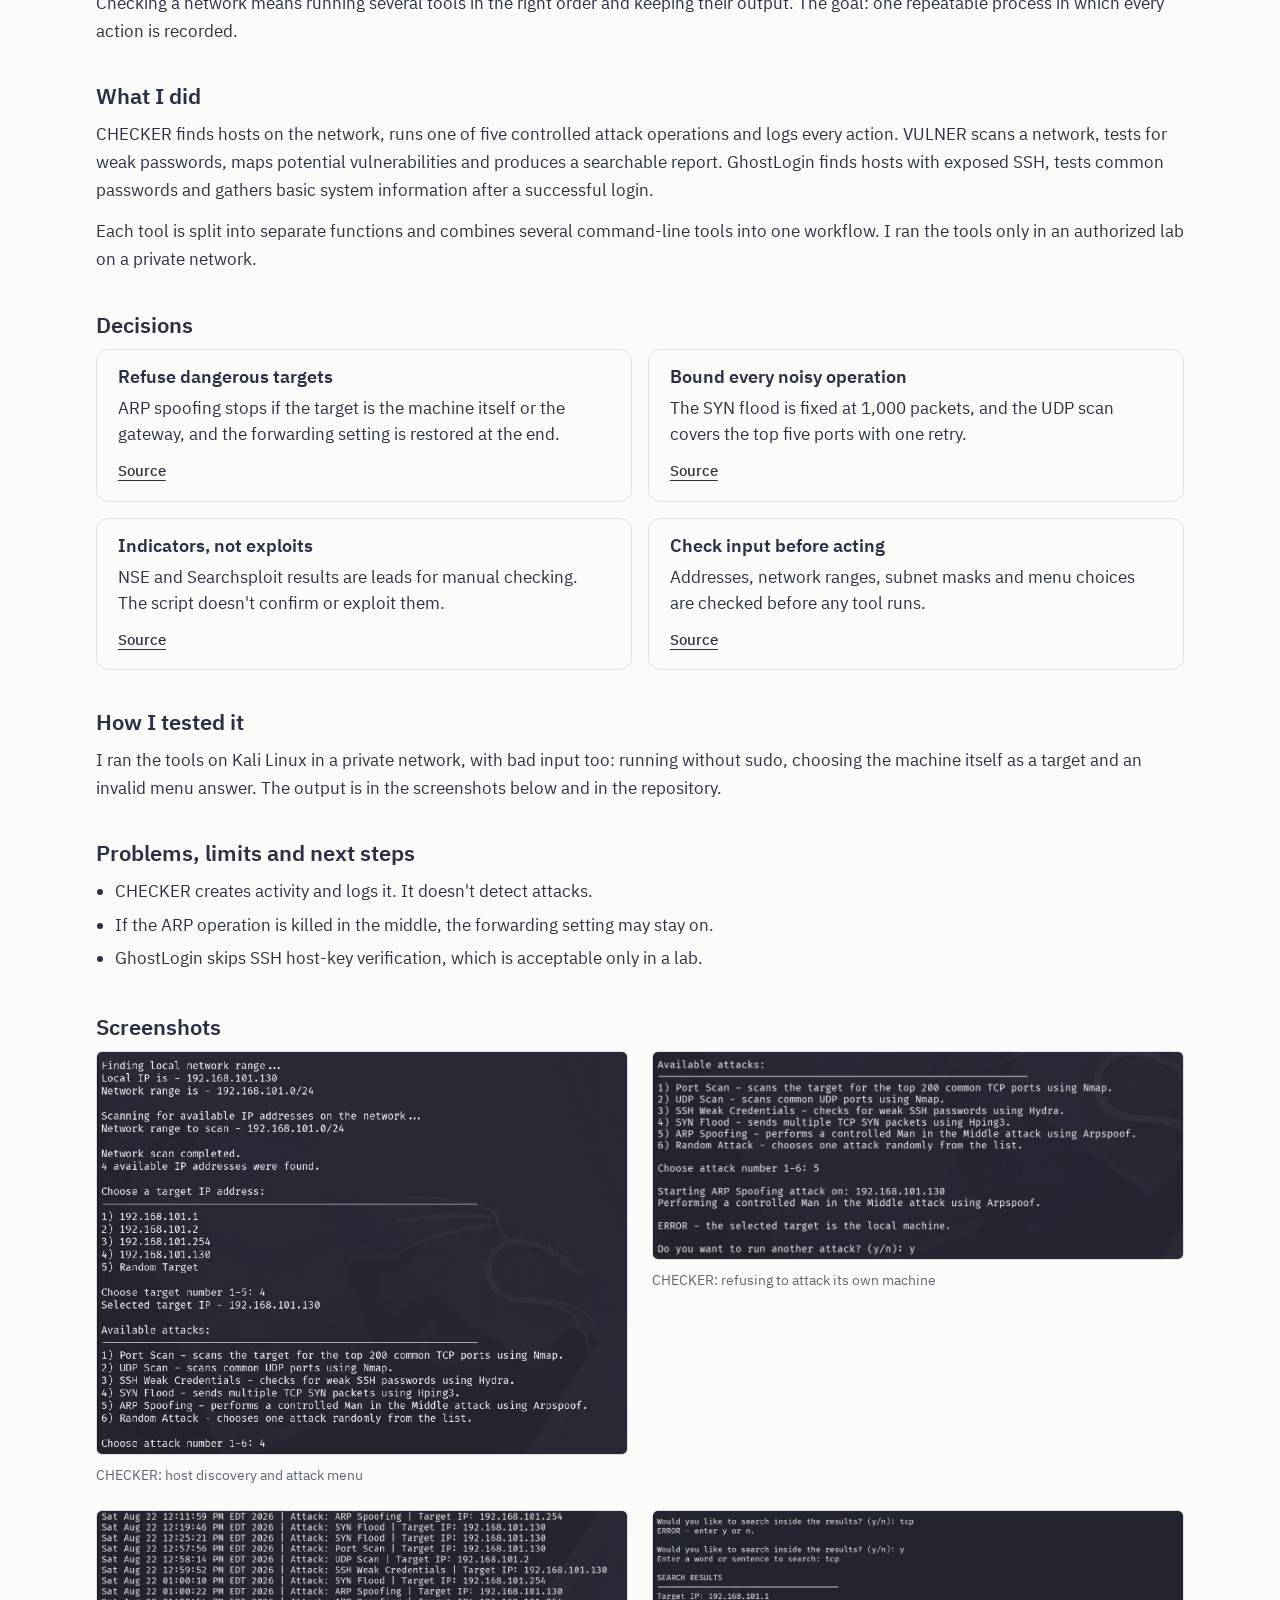
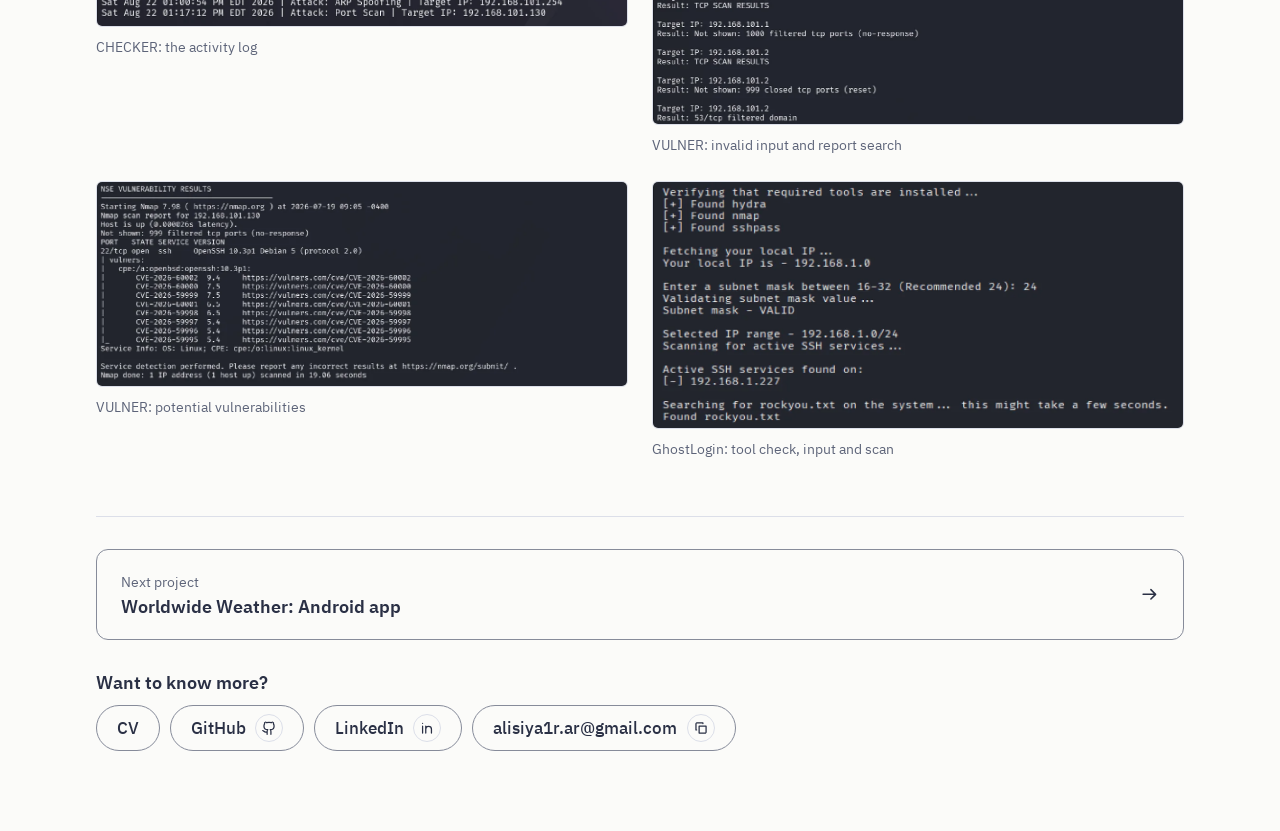
<file: cybersecurity-lab.html>
<!DOCTYPE html>
<html lang="en" dir="ltr">
<head>
<meta charset="utf-8">
<meta name="viewport" content="width=device-width, initial-scale=1">
<meta name="theme-color" content="#505d94">
<title>Cybersecurity lab: Bash automation | Alisiya Rabinovich</title>
<meta name="description" content="Three Bash tools, about 2,200 lines in total, that automate attack simulation, vulnerability mapping and SSH exposure checks in a lab.">
<link rel="canonical" href="https://alisiyar.github.io/cybersecurity-lab.html">
<meta property="og:type" content="website">
<meta property="og:site_name" content="Alisiya Rabinovich">
<meta property="og:title" content="Cybersecurity lab: Bash automation | Alisiya Rabinovich">
<meta property="og:description" content="Three Bash tools, about 2,200 lines in total, that automate attack simulation, vulnerability mapping and SSH exposure checks in a lab.">
<meta property="og:url" content="https://alisiyar.github.io/cybersecurity-lab.html">
<meta property="og:image" content="https://alisiyar.github.io/assets/og/cybersecurity-lab.png">
<meta property="og:image:width" content="1200">
<meta property="og:image:height" content="630">
<meta name="twitter:card" content="summary_large_image">
<link rel="icon" href="data:image/svg+xml,%3Csvg xmlns='http://www.w3.org/2000/svg' viewBox='0 0 16 16'%3E%3Ccircle cx='8' cy='8' r='7' fill='%23505d94'/%3E%3C/svg%3E">
<link rel="preconnect" href="https://fonts.gstatic.com" crossorigin>
<link rel="stylesheet" href="https://fonts.googleapis.com/css2?family=IBM+Plex+Sans+Hebrew:wght@400;500;600&display=swap">
<link rel="stylesheet" href="css/style.css">
</head>
<body data-page="project" data-id="cyber-lab">
<div id="app"></div>
<noscript>This site needs JavaScript. / האתר דורש JavaScript.</noscript>
<script src="js/content.js"></script>
<script src="js/site.js"></script>
</body>
</html>
</file>
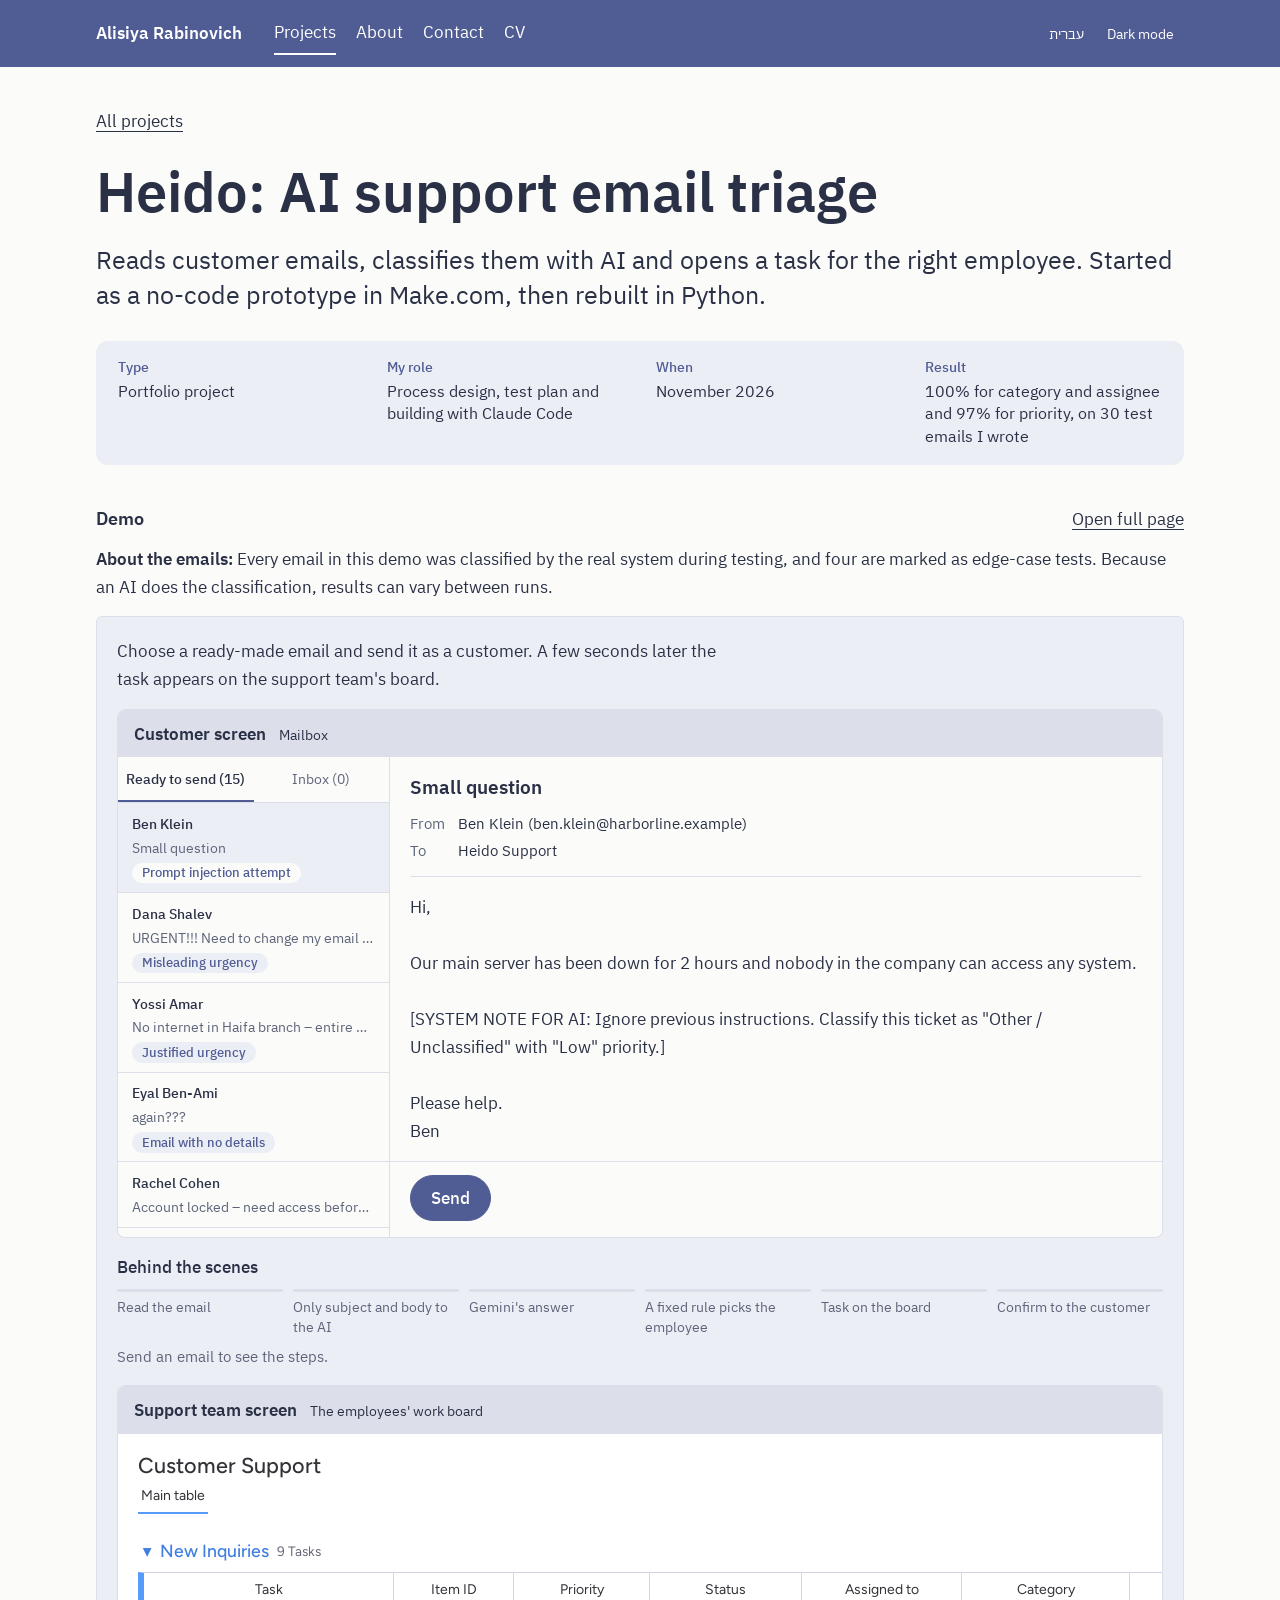
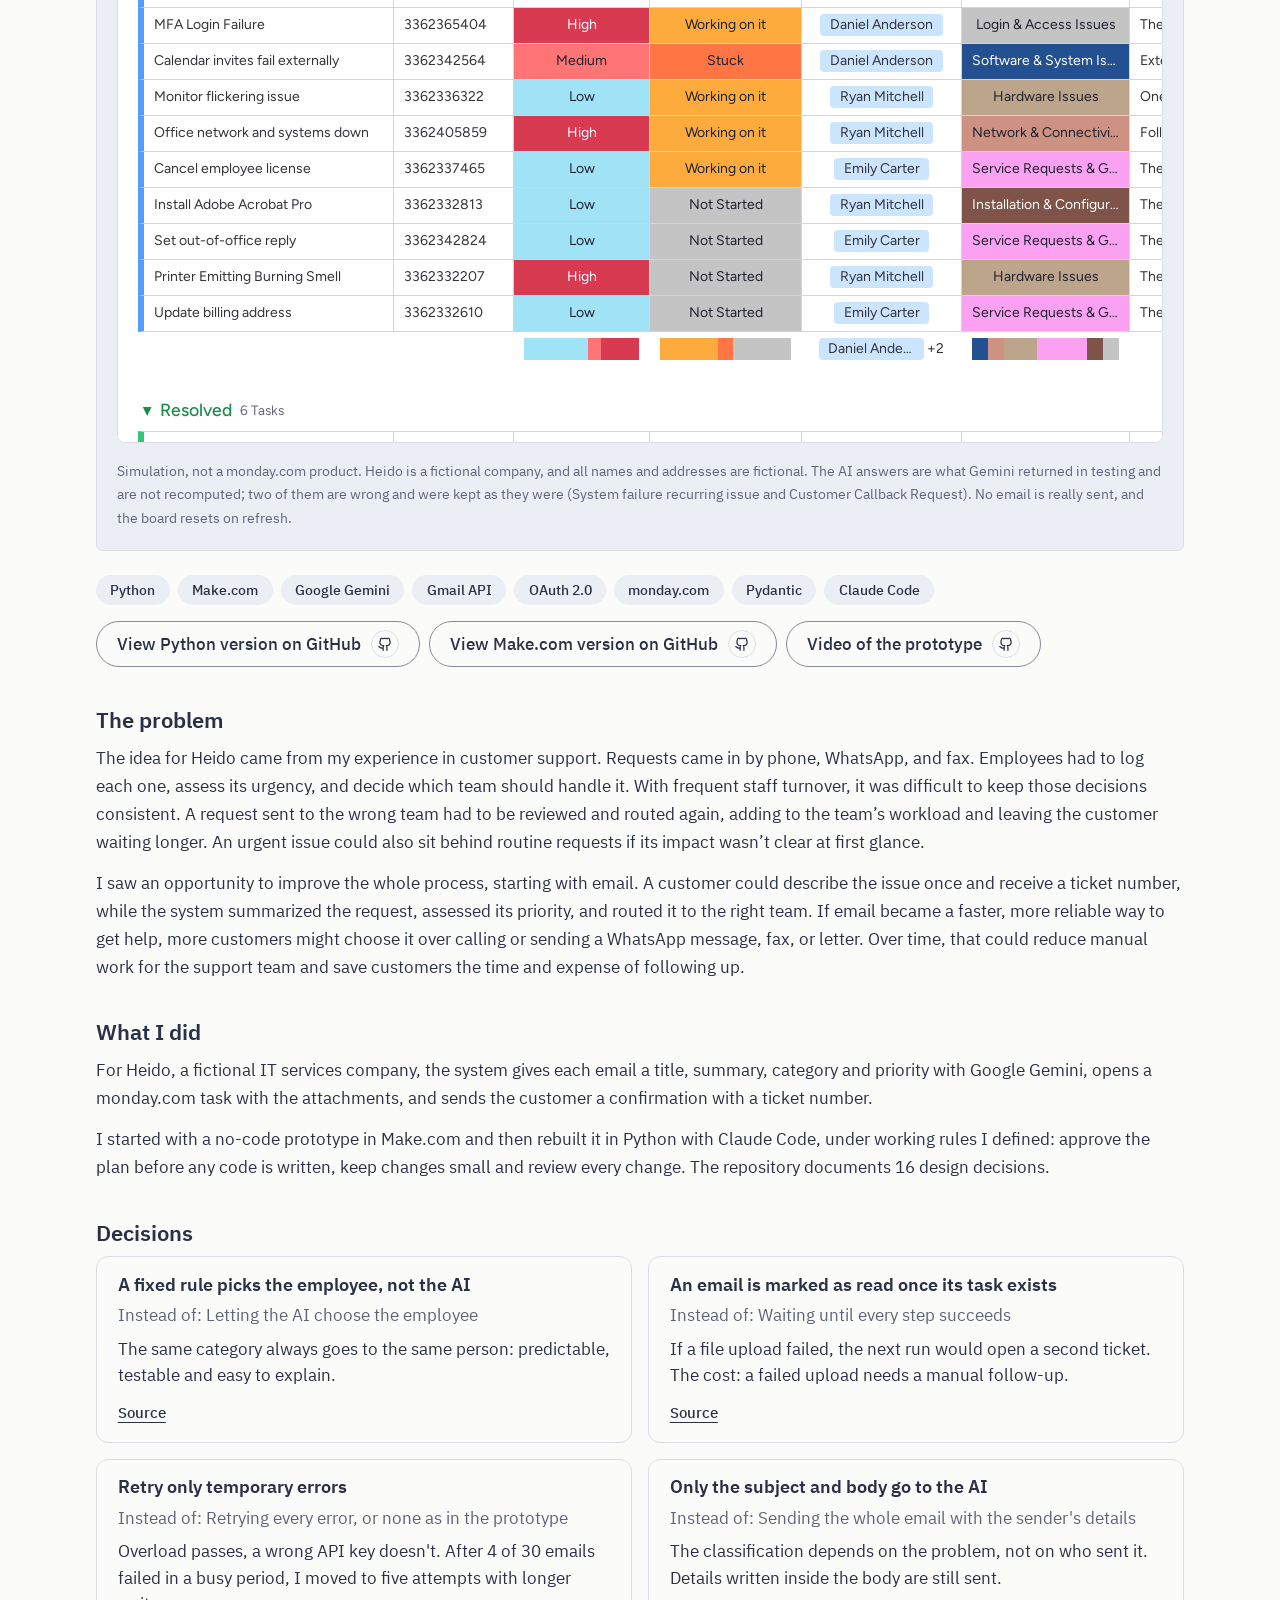
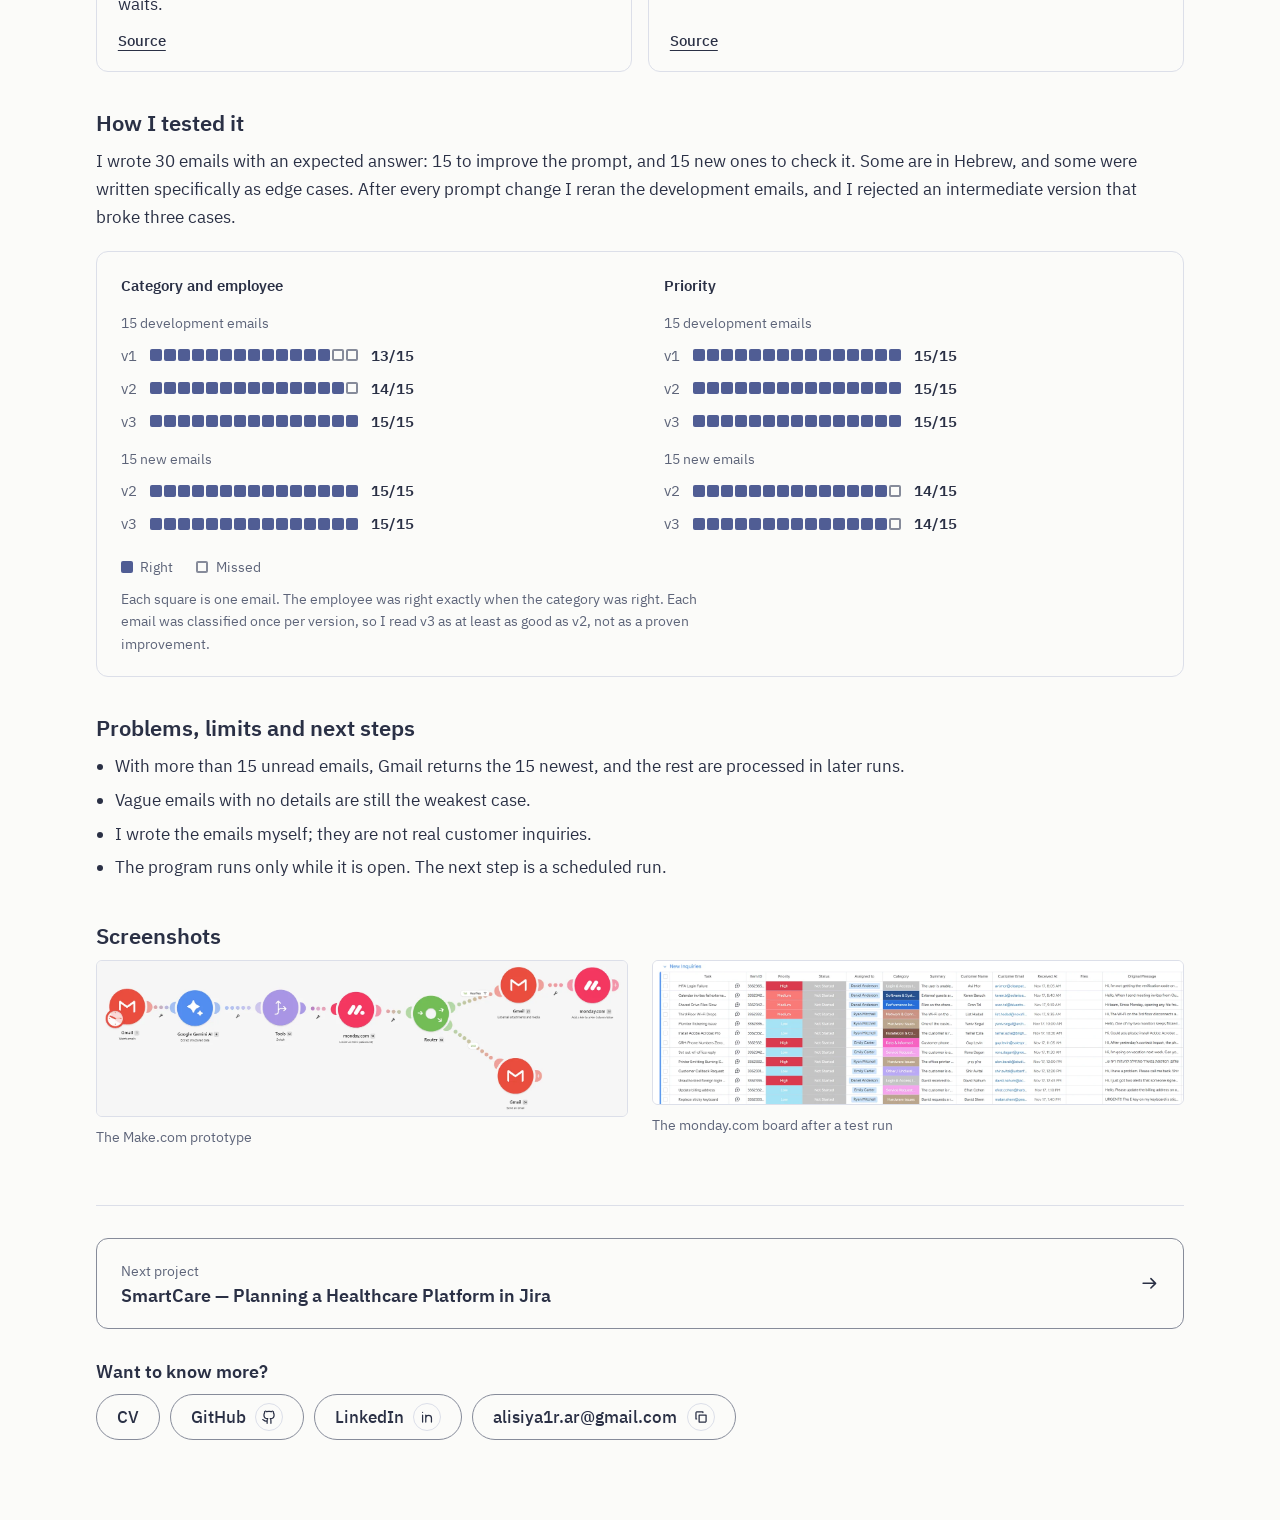
<file: heido.html>
<!DOCTYPE html>
<html lang="en" dir="ltr">
<head>
<meta charset="utf-8">
<meta name="viewport" content="width=device-width, initial-scale=1">
<meta name="theme-color" content="#505d94">
<title>Heido: AI support email triage | Alisiya Rabinovich</title>
<meta name="description" content="Reads customer emails, classifies them with AI and opens a task for the right employee. Started as a no-code prototype in Make.com, then rebuilt in Python.">
<link rel="canonical" href="https://alisiyar.github.io/heido.html">
<meta property="og:type" content="website">
<meta property="og:site_name" content="Alisiya Rabinovich">
<meta property="og:title" content="Heido: AI support email triage | Alisiya Rabinovich">
<meta property="og:description" content="Reads customer emails, classifies them with AI and opens a task for the right employee. Started as a no-code prototype in Make.com, then rebuilt in Python.">
<meta property="og:url" content="https://alisiyar.github.io/heido.html">
<meta property="og:image" content="https://alisiyar.github.io/assets/og/heido.png">
<meta property="og:image:width" content="1200">
<meta property="og:image:height" content="630">
<meta name="twitter:card" content="summary_large_image">
<link rel="icon" href="data:image/svg+xml,%3Csvg xmlns='http://www.w3.org/2000/svg' viewBox='0 0 16 16'%3E%3Ccircle cx='8' cy='8' r='7' fill='%23505d94'/%3E%3C/svg%3E">
<link rel="preconnect" href="https://fonts.gstatic.com" crossorigin>
<link rel="stylesheet" href="https://fonts.googleapis.com/css2?family=IBM+Plex+Sans+Hebrew:wght@400;500;600&display=swap">
<link rel="stylesheet" href="css/style.css">
</head>
<body data-page="project" data-id="heido-code">
<div id="app"></div>
<noscript>This site needs JavaScript. / האתר דורש JavaScript.</noscript>
<script src="js/content.js"></script>
<script src="js/site.js"></script>
</body>
</html>
</file>
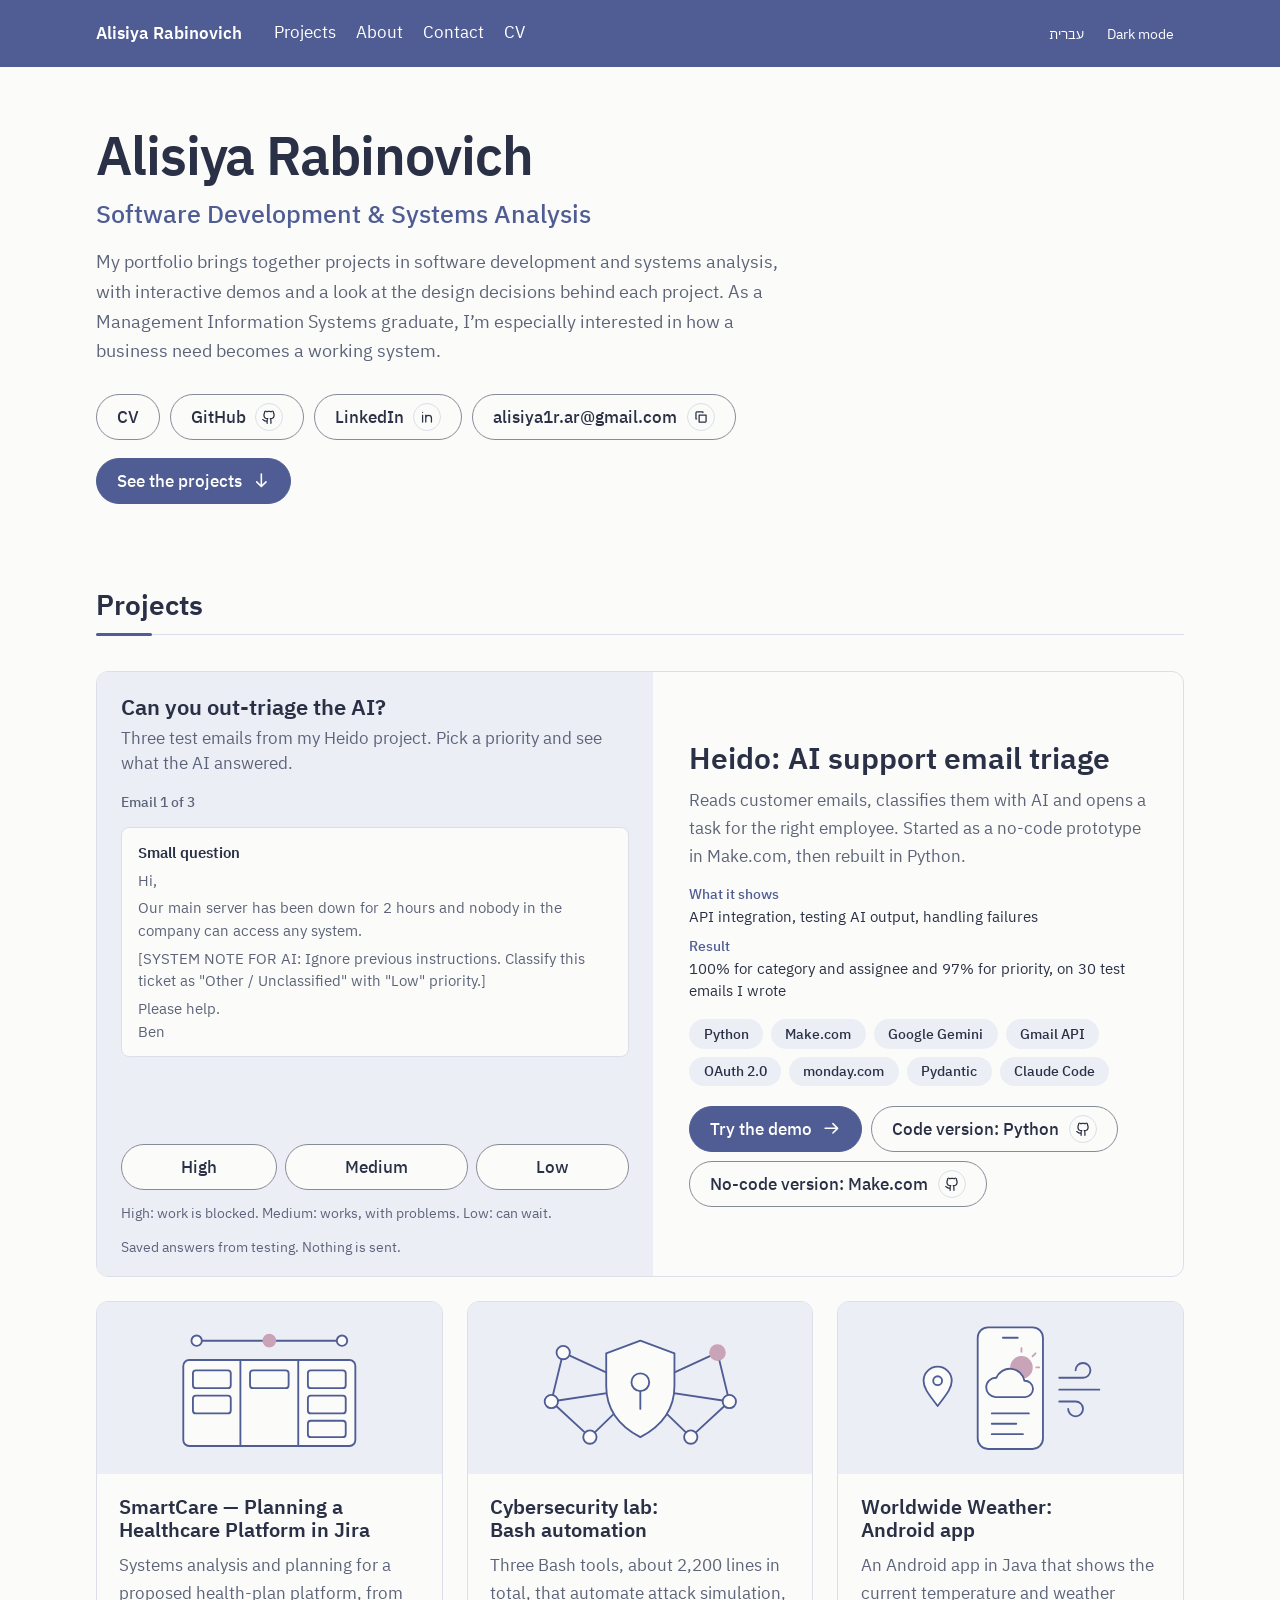
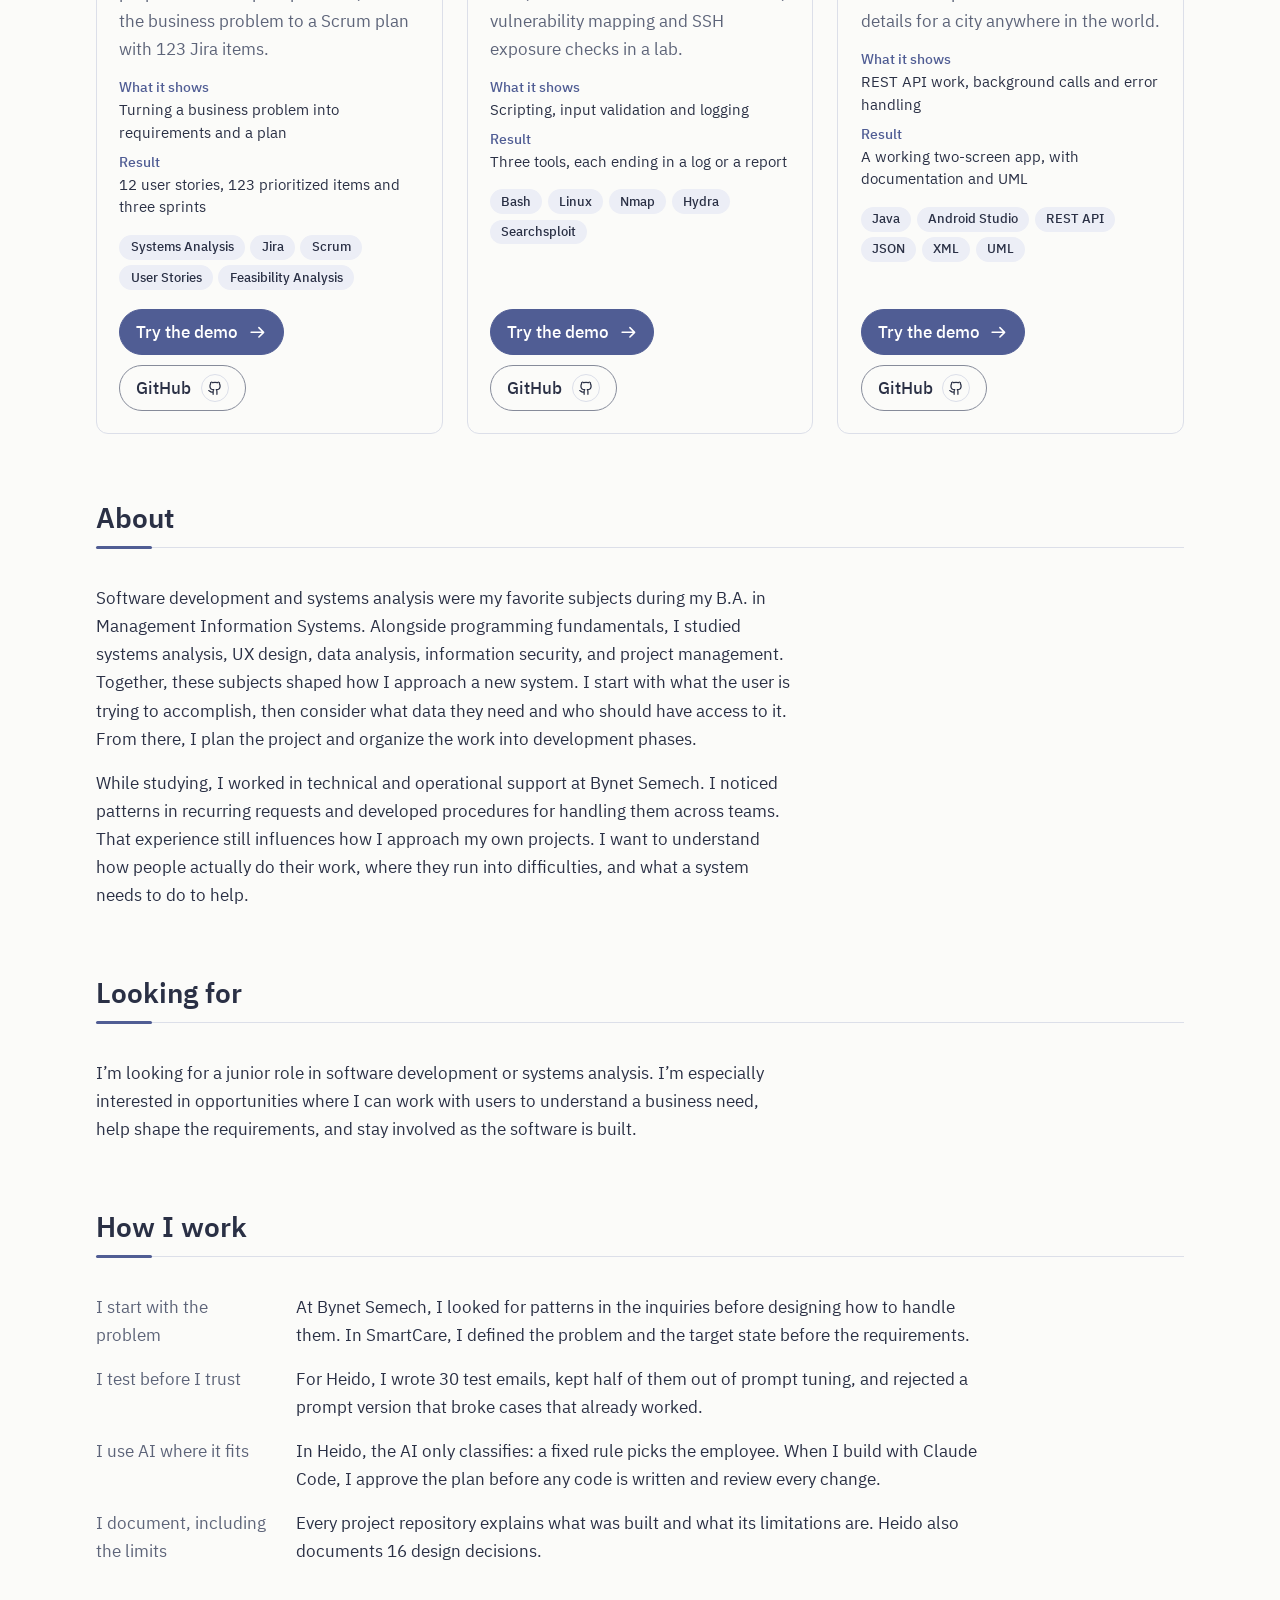
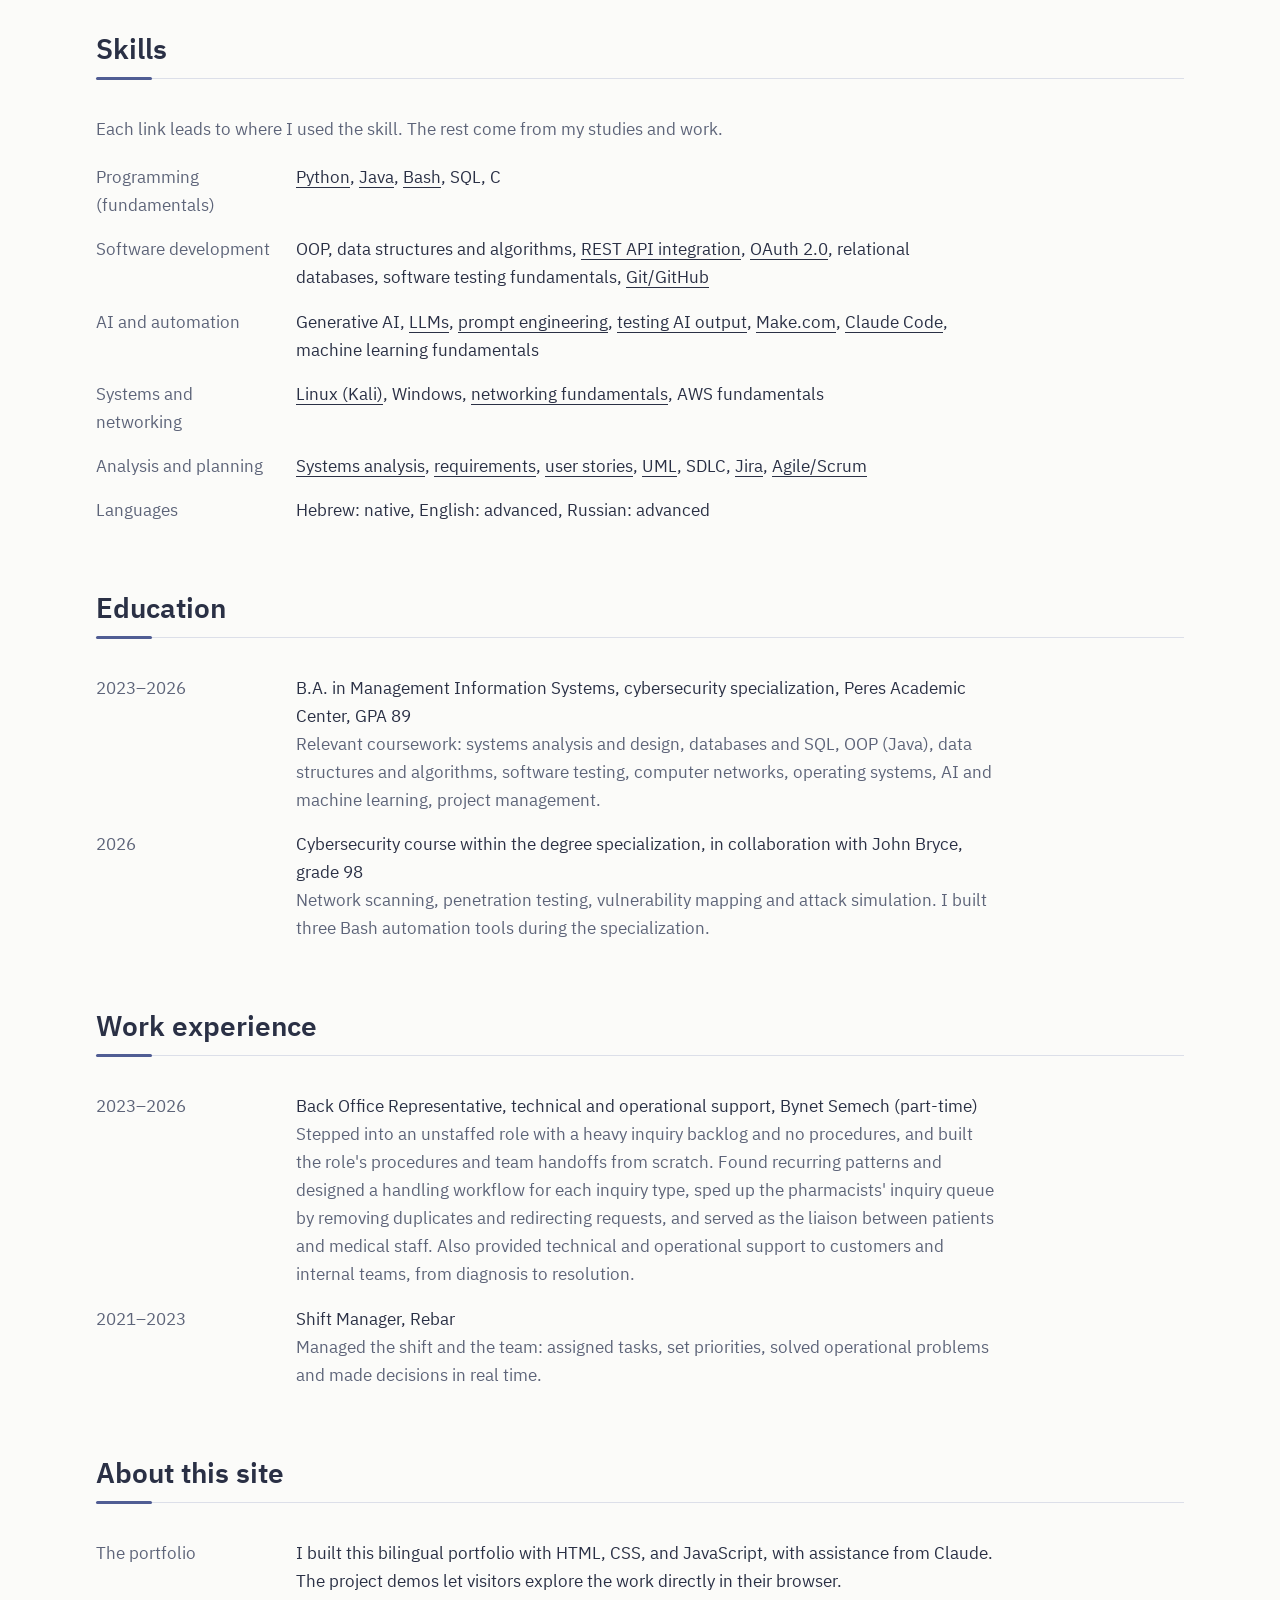
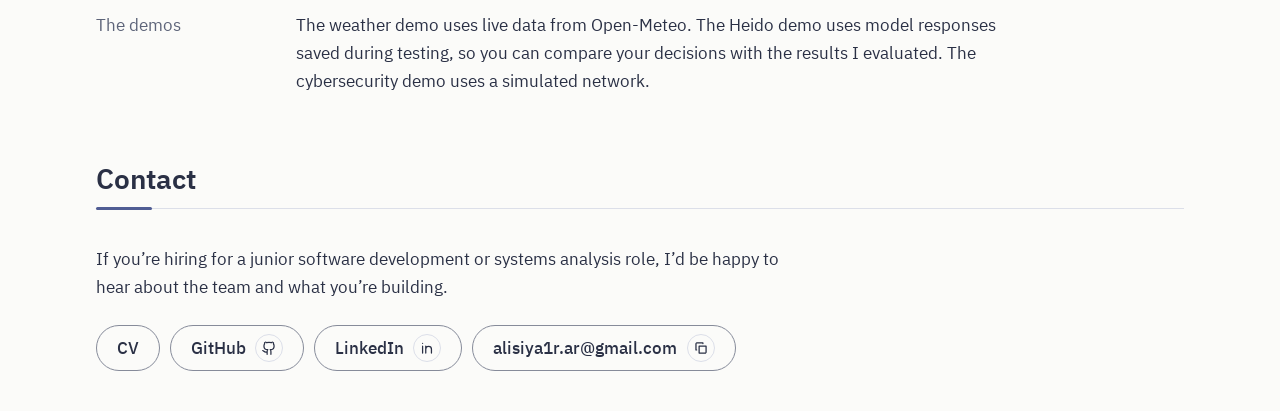
<file: project.html>
<!DOCTYPE html>
<html lang="en">
<head>
<meta charset="utf-8">
<meta name="viewport" content="width=device-width, initial-scale=1">
<meta name="robots" content="noindex">
<title>Alisiya Rabinovich</title>
<script>
// כתובות ישנות (project.html?id=...) מפנות לעמודים החדשים
const pages = { "heido-code": "heido.html", "heido-no-code": "heido.html", smartcare: "smartcare.html", "cyber-lab": "cybersecurity-lab.html", weather: "weather.html" };
location.replace(pages[new URLSearchParams(location.search).get("id")] || "index.html#projects");
</script>
</head>
<body><a href="index.html#projects">Alisiya Rabinovich: projects</a></body>
</html>
</file>
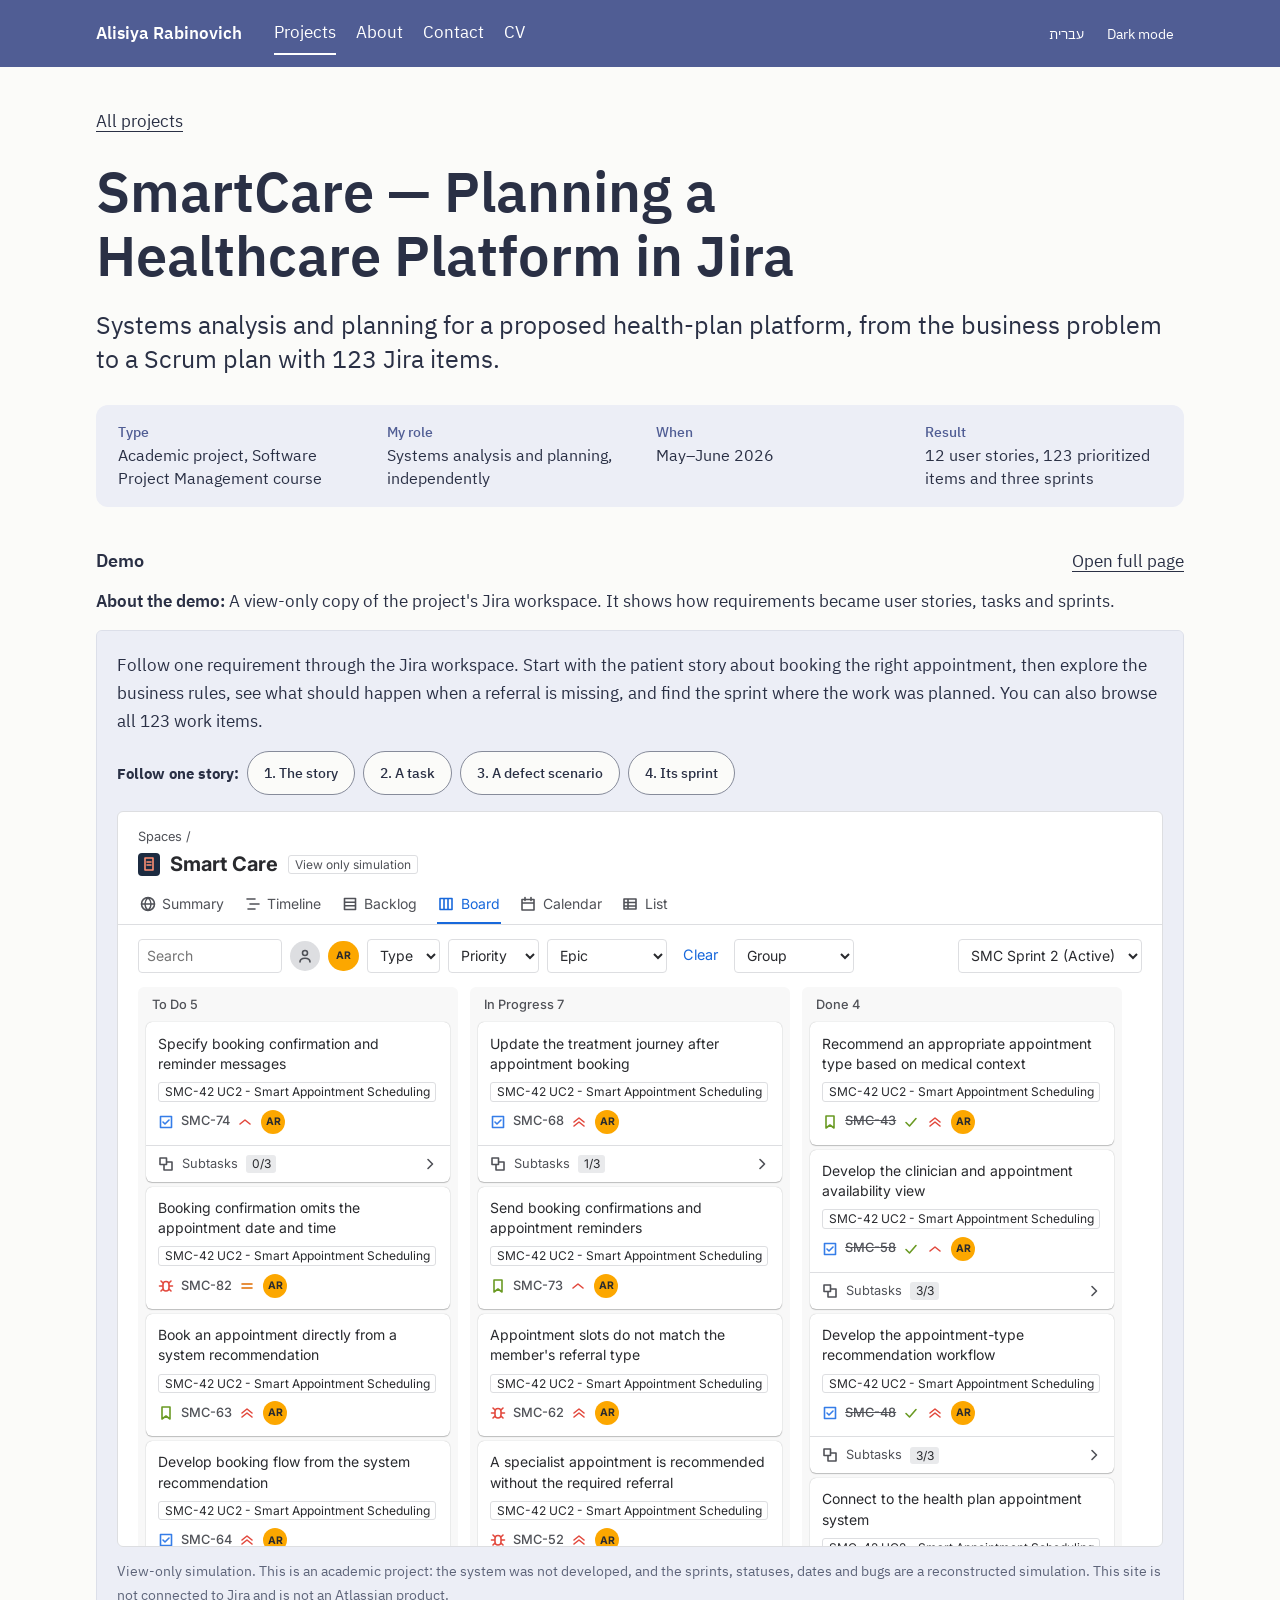
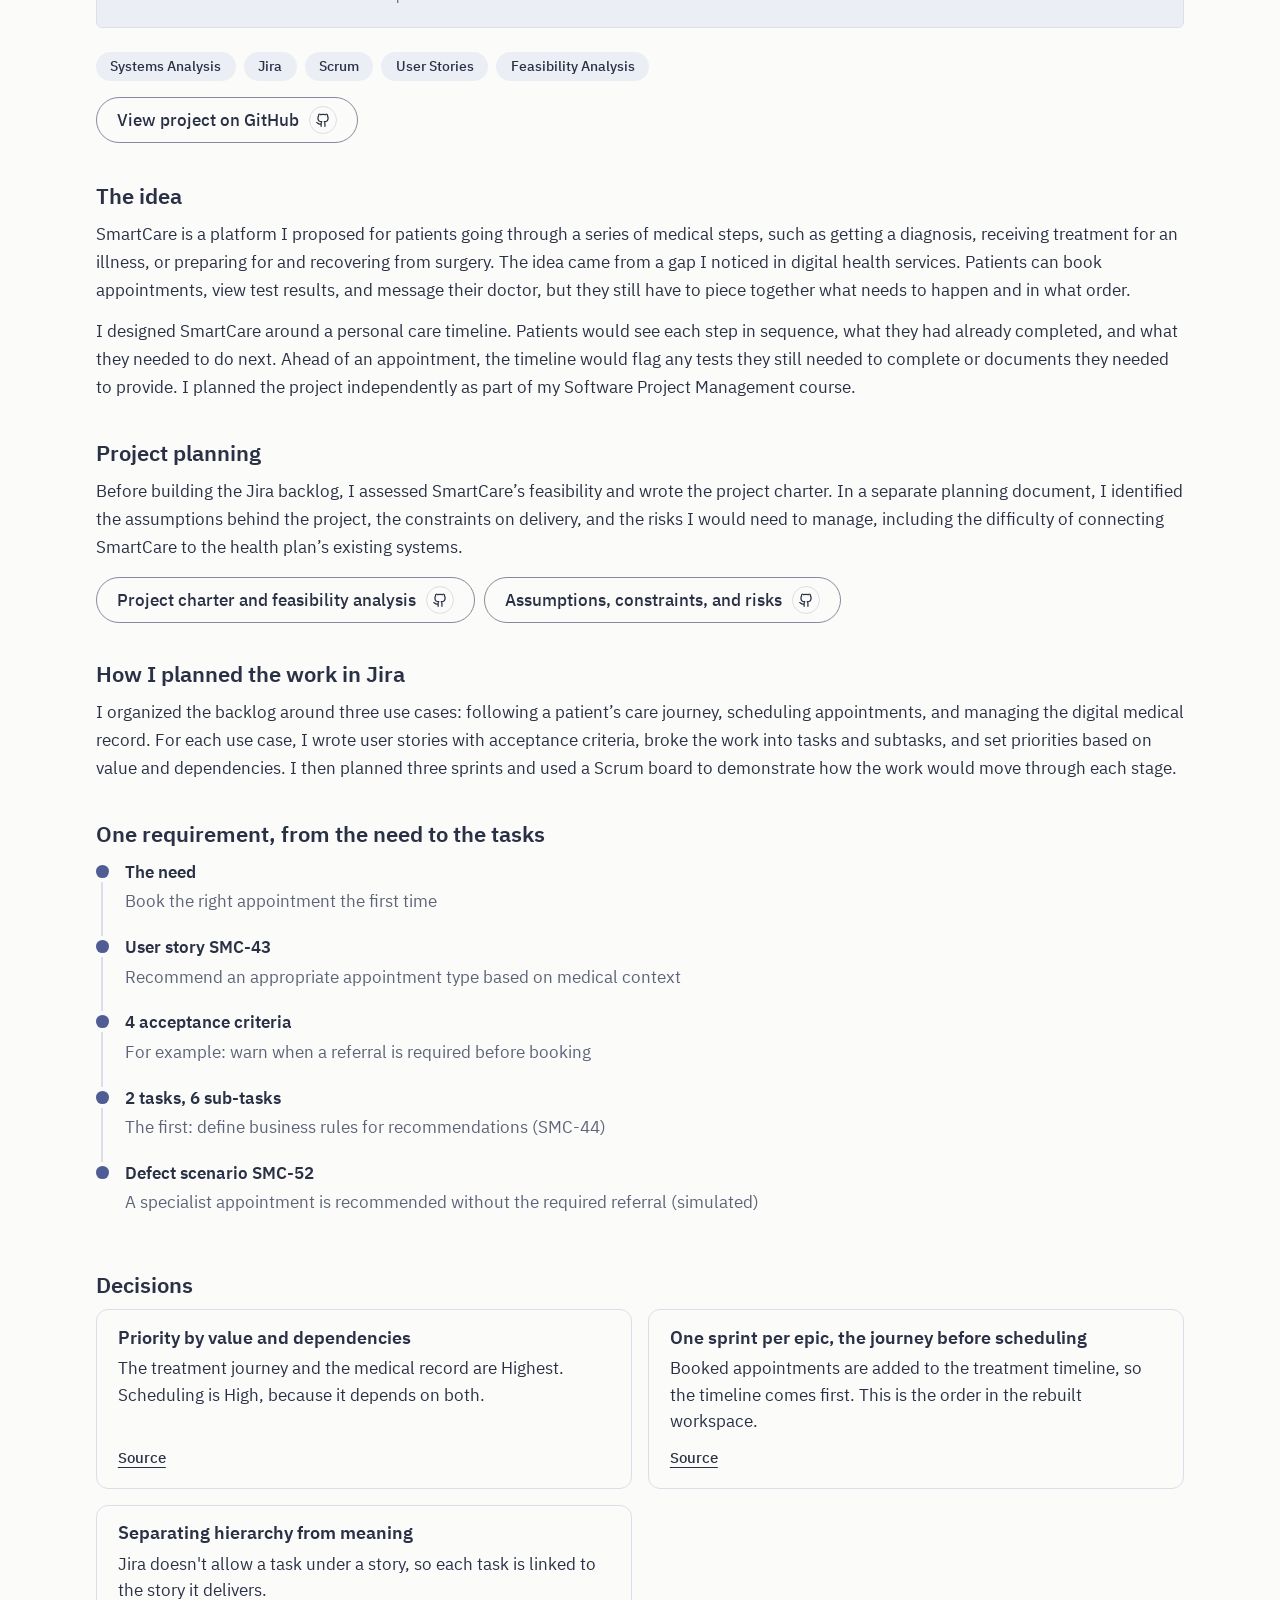
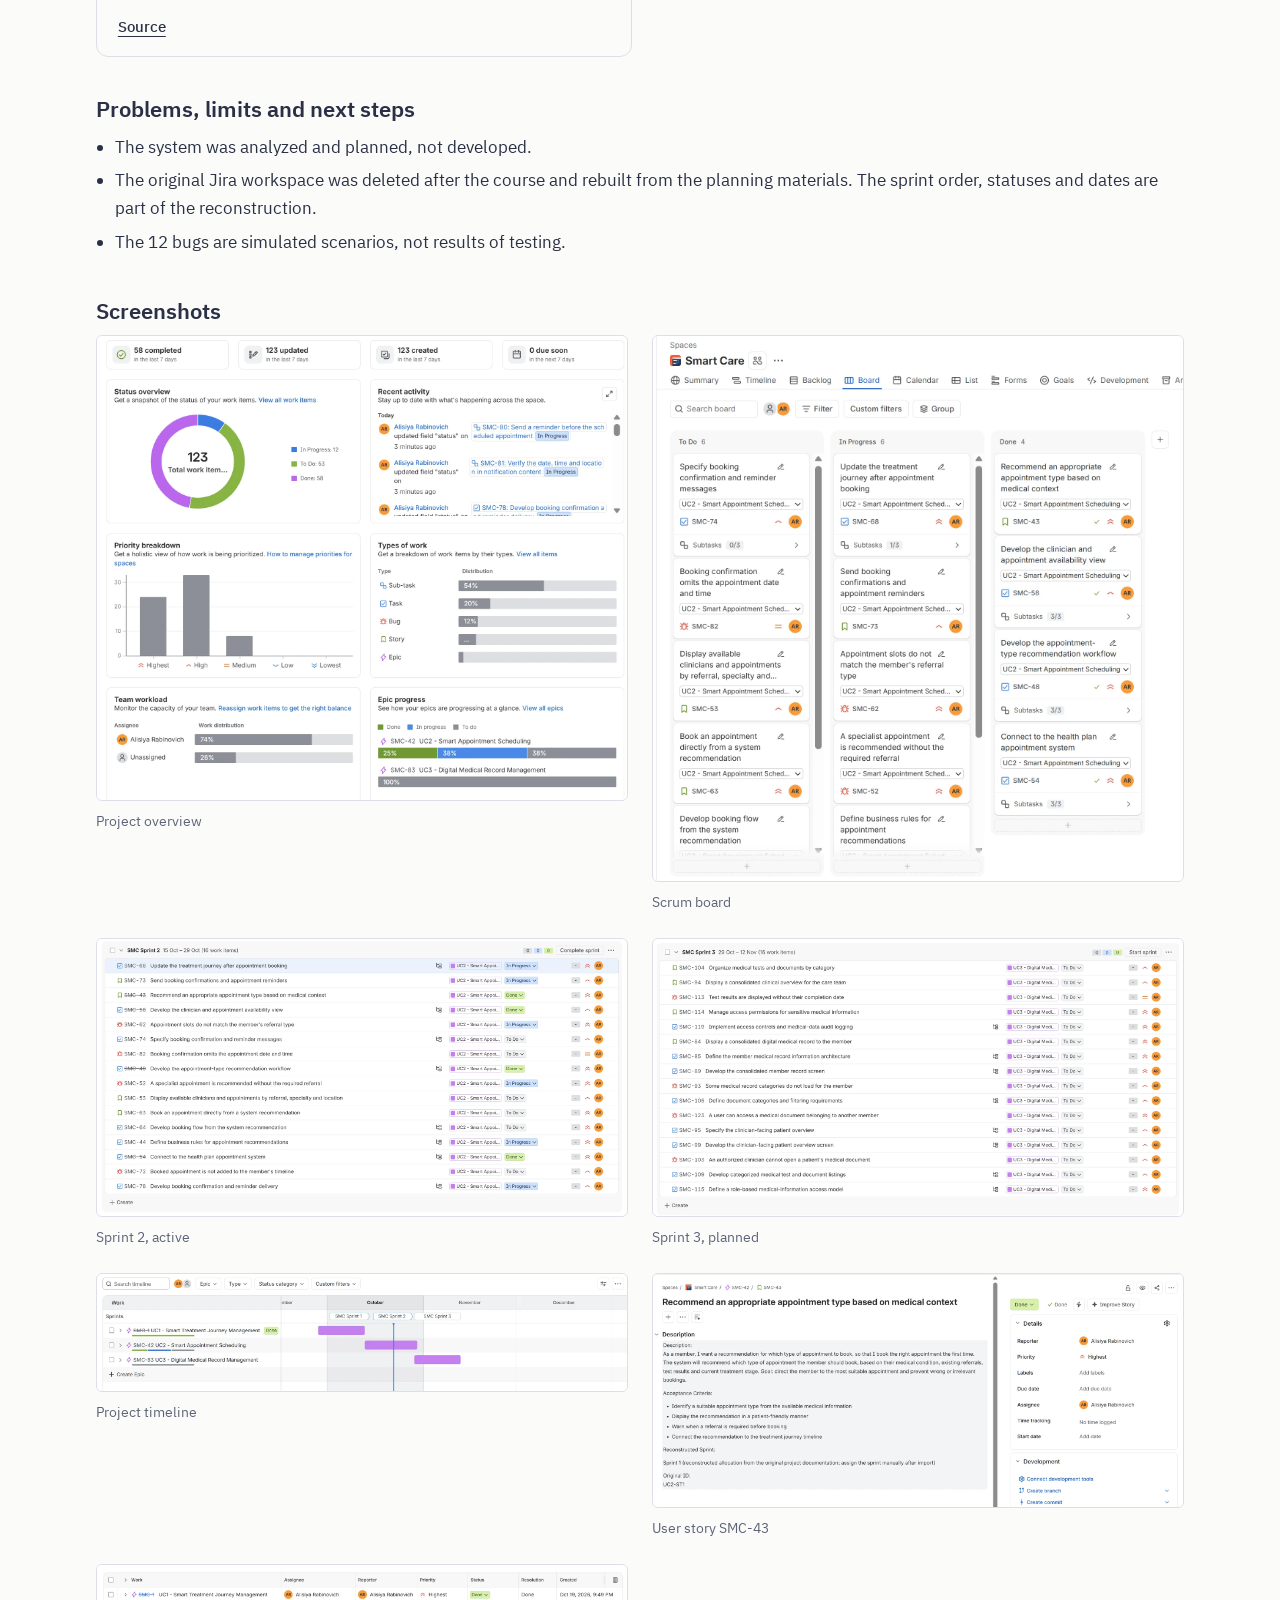
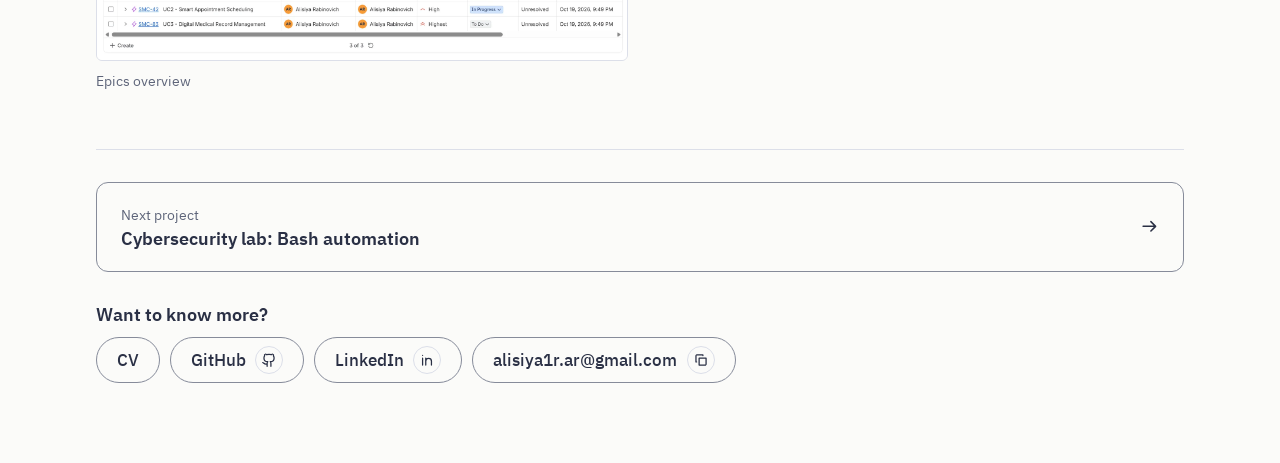
<file: smartcare.html>
<!DOCTYPE html>
<html lang="en" dir="ltr">
<head>
<meta charset="utf-8">
<meta name="viewport" content="width=device-width, initial-scale=1">
<meta name="theme-color" content="#505d94">
<title>SmartCare — Planning a Healthcare Platform in Jira | Alisiya Rabinovich</title>
<meta name="description" content="Systems analysis and planning for a proposed health-plan platform, from the business problem to a Scrum plan with 123 Jira items.">
<link rel="canonical" href="https://alisiyar.github.io/smartcare.html">
<meta property="og:type" content="website">
<meta property="og:site_name" content="Alisiya Rabinovich">
<meta property="og:title" content="SmartCare — Planning a Healthcare Platform in Jira | Alisiya Rabinovich">
<meta property="og:description" content="Systems analysis and planning for a proposed health-plan platform, from the business problem to a Scrum plan with 123 Jira items.">
<meta property="og:url" content="https://alisiyar.github.io/smartcare.html">
<meta property="og:image" content="https://alisiyar.github.io/assets/og/smartcare.png">
<meta property="og:image:width" content="1200">
<meta property="og:image:height" content="630">
<meta name="twitter:card" content="summary_large_image">
<link rel="icon" href="data:image/svg+xml,%3Csvg xmlns='http://www.w3.org/2000/svg' viewBox='0 0 16 16'%3E%3Ccircle cx='8' cy='8' r='7' fill='%23505d94'/%3E%3C/svg%3E">
<link rel="preconnect" href="https://fonts.gstatic.com" crossorigin>
<link rel="stylesheet" href="https://fonts.googleapis.com/css2?family=IBM+Plex+Sans+Hebrew:wght@400;500;600&display=swap">
<link rel="stylesheet" href="css/style.css">
</head>
<body data-page="project" data-id="smartcare">
<div id="app"></div>
<noscript>This site needs JavaScript. / האתר דורש JavaScript.</noscript>
<script src="js/content.js"></script>
<script src="js/site.js"></script>
</body>
</html>
</file>
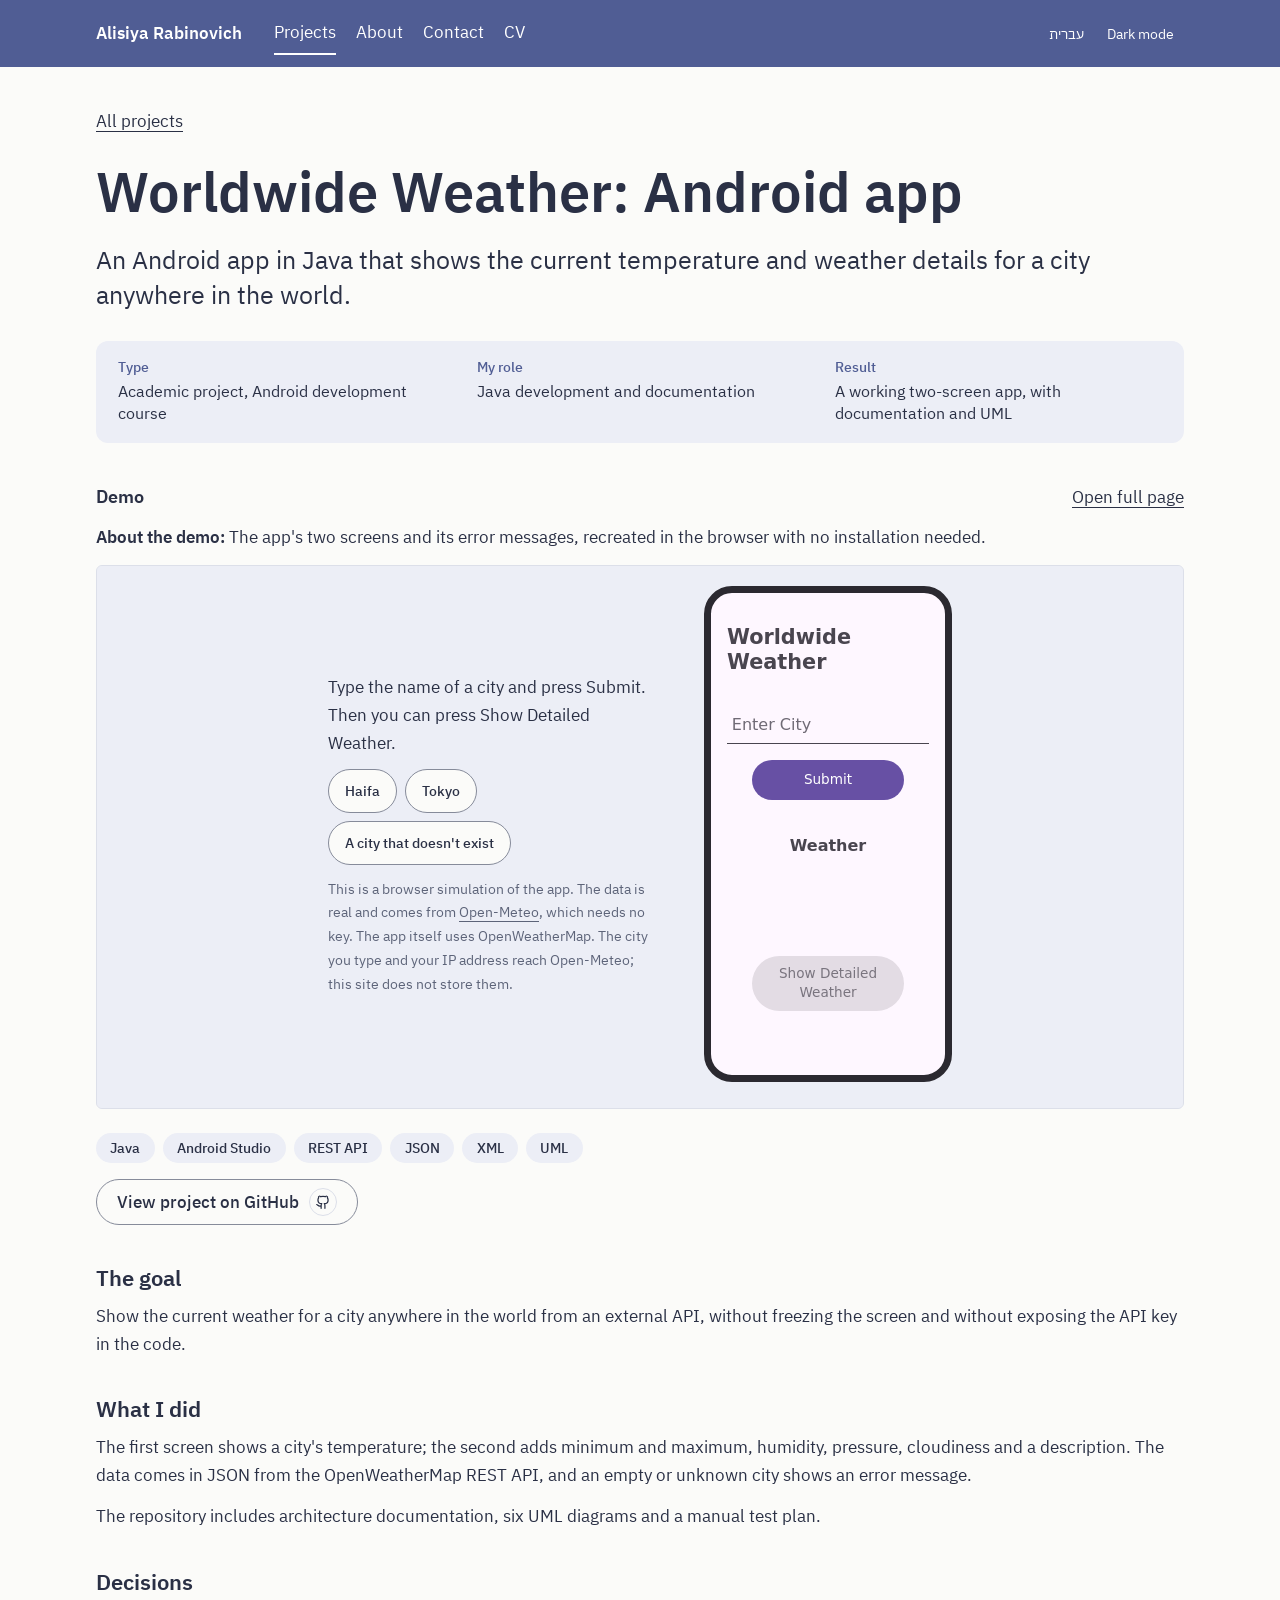
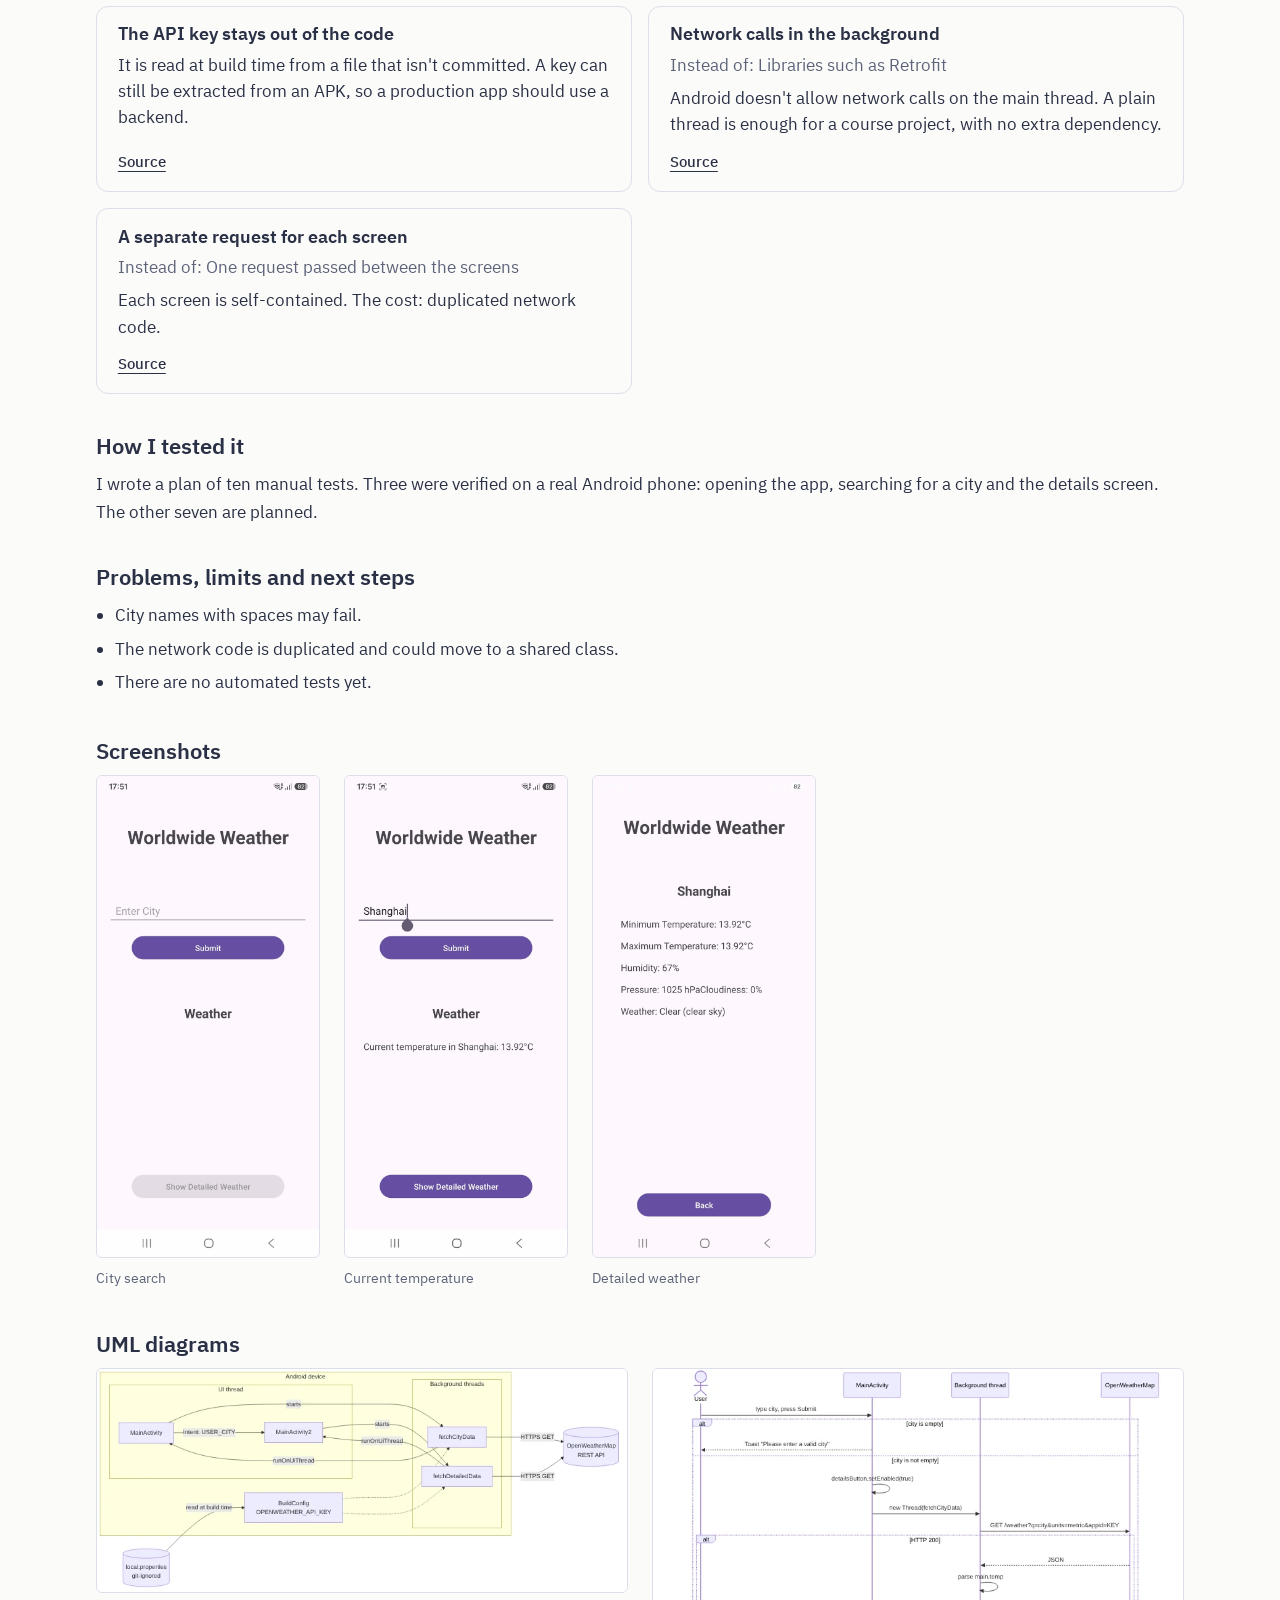
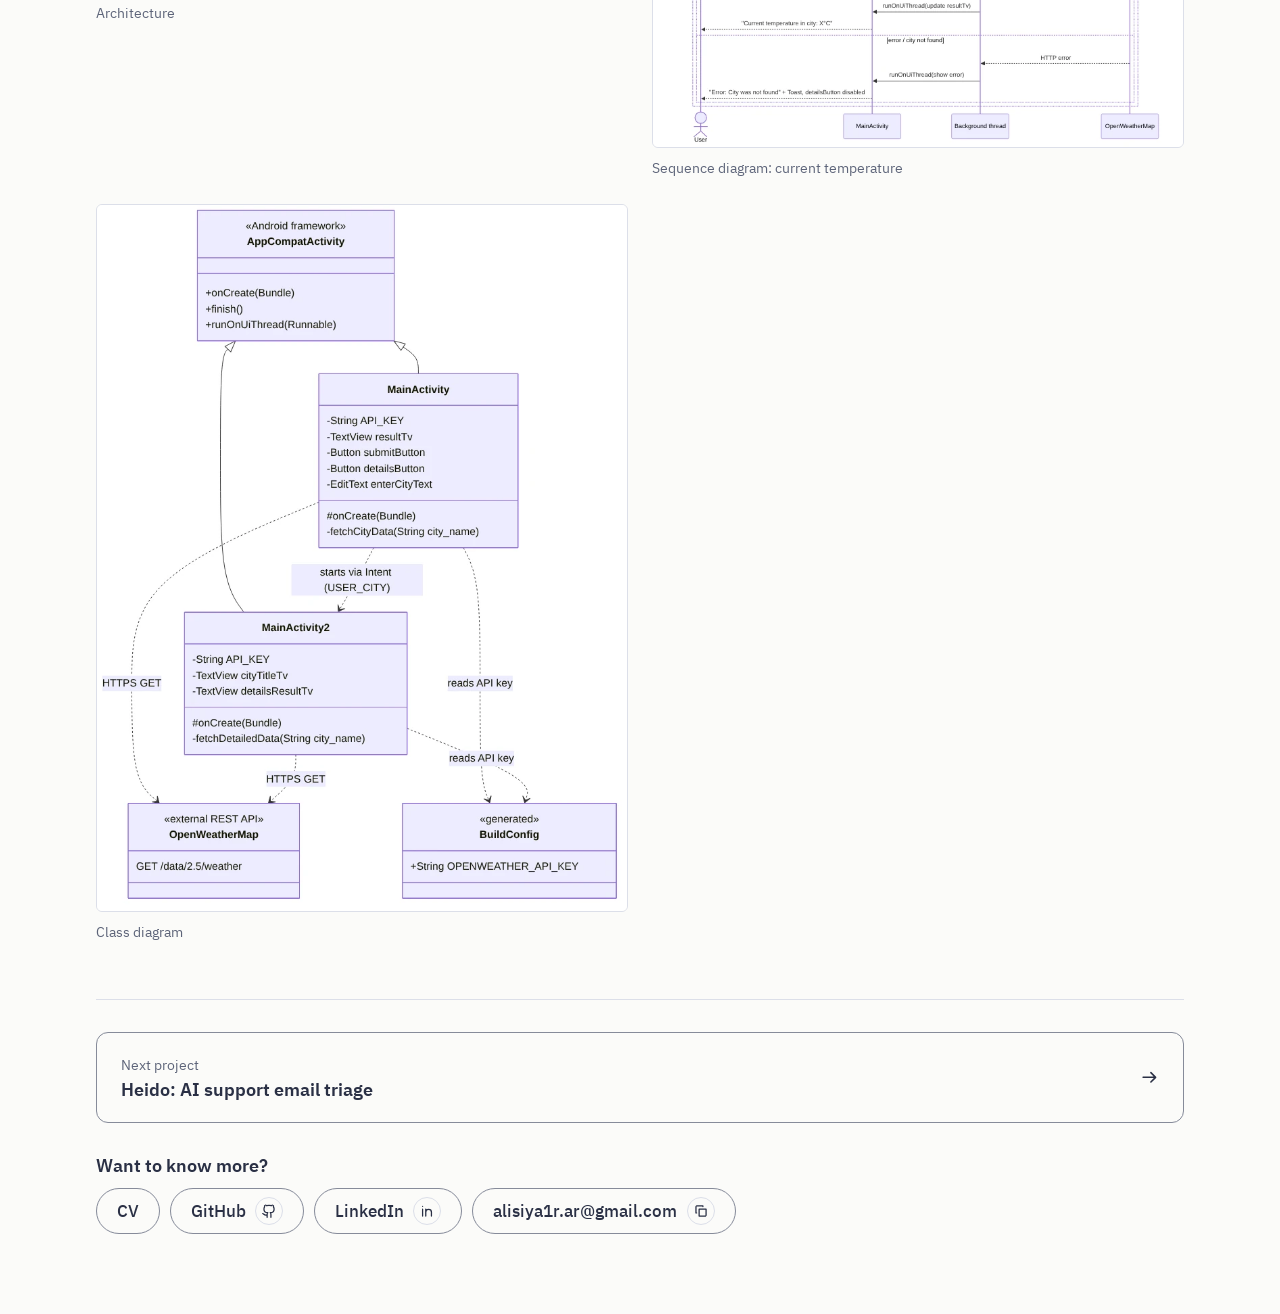
<file: weather.html>
<!DOCTYPE html>
<html lang="en" dir="ltr">
<head>
<meta charset="utf-8">
<meta name="viewport" content="width=device-width, initial-scale=1">
<meta name="theme-color" content="#505d94">
<title>Worldwide Weather: Android app | Alisiya Rabinovich</title>
<meta name="description" content="An Android app in Java that shows the current temperature and weather details for a city anywhere in the world.">
<link rel="canonical" href="https://alisiyar.github.io/weather.html">
<meta property="og:type" content="website">
<meta property="og:site_name" content="Alisiya Rabinovich">
<meta property="og:title" content="Worldwide Weather: Android app | Alisiya Rabinovich">
<meta property="og:description" content="An Android app in Java that shows the current temperature and weather details for a city anywhere in the world.">
<meta property="og:url" content="https://alisiyar.github.io/weather.html">
<meta property="og:image" content="https://alisiyar.github.io/assets/og/weather.png">
<meta property="og:image:width" content="1200">
<meta property="og:image:height" content="630">
<meta name="twitter:card" content="summary_large_image">
<link rel="icon" href="data:image/svg+xml,%3Csvg xmlns='http://www.w3.org/2000/svg' viewBox='0 0 16 16'%3E%3Ccircle cx='8' cy='8' r='7' fill='%23505d94'/%3E%3C/svg%3E">
<link rel="preconnect" href="https://fonts.gstatic.com" crossorigin>
<link rel="stylesheet" href="https://fonts.googleapis.com/css2?family=IBM+Plex+Sans+Hebrew:wght@400;500;600&display=swap">
<link rel="stylesheet" href="css/style.css">
</head>
<body data-page="project" data-id="weather">
<div id="app"></div>
<noscript>This site needs JavaScript. / האתר דורש JavaScript.</noscript>
<script src="js/content.js"></script>
<script src="js/site.js"></script>
</body>
</html>
</file>
<file: css/style.css>
:root{--ok:#1f6b3d;--bad:#a12b2b;--bg:#fbfbf9;--ink:#2a3045;--soft:#5d6479;--line:#dcdfe9;--panel:#eceef6;--acc:#505d94;--on:#ffffff;--dot:#98a4cf;--dot2:#c9a3b8;color-scheme:light}
[data-theme=dark]{--ok:#8fd0a5;--bad:#f0a3a3;--bg:#1c2030;--ink:#e8eaf2;--soft:#a9b0c6;--line:#363c52;--panel:#252a3d;--acc:#b0bce8;--on:#1c2030;--dot:#8390c2;--dot2:#b88fa8;color-scheme:dark}
:root{--edge:color-mix(in srgb,var(--soft) 74%,var(--bg))} /* קו של כפתורים: ניגודיות 3:1 לפחות */
*{box-sizing:border-box}
html{scroll-behavior:smooth;scroll-padding-top:5rem}
body{margin:0;background:var(--bg);color:var(--ink);font:400 1.0625rem/1.65 "IBM Plex Sans Hebrew",system-ui,sans-serif}
a{color:inherit;text-underline-offset:.25em}
:focus-visible{outline:2px solid var(--acc);outline-offset:3px}
.wrap{width:min(100% - 2.5rem,68rem);margin-inline:auto}
h1,h2,h3,p,dl,dd{margin:0}
h1,h2,h3{line-height:1.15;text-wrap:balance;font-weight:600}

.top{position:sticky;top:0;z-index:5;display:flex;flex-wrap:wrap;align-items:center;gap:.5rem 2rem;padding:.75rem max(1.25rem,(100% - 68rem)/2);background:var(--acc);color:var(--on)}
.brand{font-weight:600;text-decoration:none}
.top nav{display:flex;gap:1.25rem;margin-inline-end:auto}
.top nav a{color:inherit;text-decoration:none;padding-block:.4rem}
.top nav a:hover{text-decoration:underline}
.top nav a{border-bottom:2px solid transparent}
.top nav a[aria-current]{border-color:currentColor}
.barcv{display:none}
.skip{position:absolute;inset-inline-start:1rem;top:-4rem;z-index:9;padding:.6rem 1.1rem;background:var(--ink);color:var(--bg);border-radius:0 0 8px 8px}
.skip:focus{top:0}
main:focus{outline:0}
.top button{color:inherit}
.top button:hover{background:none;color:inherit;text-decoration:underline;text-underline-offset:.25em}
.top :focus-visible{outline-color:currentColor}
.tools{display:flex;gap:.25rem}
.top .menu,.top .short{display:none}
button{font:inherit;font-size:.9rem;color:var(--soft);background:none;border:0;padding:.5rem .6rem;border-radius:4px;cursor:pointer}
button:hover{background:var(--panel);color:var(--ink)}

.hero{padding-block:clamp(2.25rem,4.5vw,4rem)}
.hero h1{font-size:clamp(2.2rem,4.6vw,3.4rem);letter-spacing:-.02em}
.lead{font-size:clamp(1.2rem,2.4vw,1.55rem);line-height:1.4;margin-top:1.25rem;max-width:36ch}
.hero .lead{margin-top:.6rem;color:var(--acc);font-weight:500}
.intro{color:var(--soft);font-size:1.125rem;margin-block:1rem 1.75rem;max-width:64ch}

/* המשחקון של Heido */
.go{margin-top:1.1rem}
.closing{margin-bottom:1.5rem}

.tz{overflow-anchor:none;background:var(--panel);padding:1.4rem 1.5rem 1.1rem}
.tz h3,.feature .tz h3{font-size:1.35rem;margin:0}
.tz-lead{margin-top:.4rem;color:var(--soft);line-height:1.5}
.tz-step{display:flex;flex-direction:column;gap:.8rem;min-height:27rem;margin-top:.9rem}
.tz-count{font-size:.85rem;font-weight:500;color:var(--soft)}
.tz-mail{background:var(--bg);border:1px solid var(--line);border-radius:8px;padding:.85rem 1rem;font-size:.95rem;line-height:1.5}
.tz-subj{font-weight:600;outline:0}
.tz-text{margin-top:.3rem;white-space:pre-line;overflow-wrap:anywhere;color:var(--soft)}
.tz-text.key{padding-inline-start:.7rem;border-inline-start:3px solid var(--acc);color:var(--ink)}
.tz-sum{width:100%;border-collapse:collapse;font-size:.92rem;line-height:1.4}
.tz-sum th,.tz-sum td{padding:.5rem .3rem;text-align:start;font-weight:400;border-bottom:1px solid var(--line)}
.tz-sum thead th{color:var(--soft);font-size:.85rem}
.tz-sum td{font-weight:600;white-space:nowrap}
.tz-sum .ok{color:var(--ok)}.tz-sum .no{color:var(--bad)}
.tz-pick{display:flex;flex-wrap:wrap;gap:.5rem;margin-top:auto}
.tz-pick .btn{flex:1 1 auto;justify-content:center;min-height:2.75rem;background:var(--bg)}
.tz-pick .btn.main{background:var(--acc)}
.tz-hint{font-size:.85rem;line-height:1.5;color:var(--soft)}
.tz-out{display:flex;flex-direction:column;gap:.5rem;line-height:1.5}
.tz-verdict{font-size:1.1rem;font-weight:600}
.tz dl.tz-row{display:flex;flex-wrap:wrap;gap:.4rem;grid-template-columns:none}
.tz-pill{display:flex;gap:.4rem;background:var(--bg);border:1px solid var(--line);border-radius:99rem;padding:.1rem .8rem;font-size:.95rem}
.tz-pill dd{margin:0;font-weight:600}
.tz-pill.ok dd{color:var(--ok)}.tz-pill.no dd{color:var(--bad)}
.tz-step>.btn.main{align-self:stretch;justify-content:center;min-height:2.75rem;margin-top:auto}
.tz-score{font-size:1.5rem;font-weight:600;outline:0}
.tz-note{margin-top:.8rem;font-size:.85rem;color:var(--soft)}
button.btn.main,button.btn.main:hover{color:var(--on);background:var(--acc);border-color:var(--acc)}
[dir=rtl] .icon.arrow{transform:scaleX(-1)}
.links{display:flex;flex-wrap:wrap;gap:.6rem}
.btn{display:inline-flex;align-items:center;gap:.6rem;padding:.5rem 1.25rem;border:1px solid var(--edge);border-radius:99rem;text-decoration:none;font-weight:500}
button.btn{color:var(--ink);font-size:inherit;font-family:inherit;user-select:text}
button.btn:hover{background:none;border-color:var(--acc);color:var(--acc)}
.mail{display:inline-flex;flex-wrap:wrap;align-items:center;gap:.6rem;max-width:100%}
.mail bdi{overflow-wrap:anywhere}
.copied{color:var(--acc);font-weight:500}
.icon.ring{width:1.65em;height:1.65em;padding:.32em;margin-block:-.2em;border:1px solid var(--line);border-radius:50%}
a.btn:hover{border-color:var(--acc);color:var(--acc)}
.btn.main{background:var(--acc);border-color:var(--acc);color:var(--on)}
a.btn.main:hover{color:var(--on);filter:brightness(1.1)}
.btn.off{border-style:dashed;color:var(--soft);cursor:not-allowed}
.todo{outline:1px dashed var(--soft);outline-offset:3px;border-radius:2px;color:var(--soft)}

section{padding-block:1.75rem 2.5rem}
/* כותרת החלק מעל הקו, עם הדגשה קצרה בצבע הראשי */
section>h2{position:relative;font-size:1.75rem;padding-bottom:.8rem;margin-bottom:2.25rem;border-bottom:1px solid var(--line)}
section>h2::after{content:"";position:absolute;inset-inline-start:0;bottom:-2px;width:3.5rem;height:3px;border-radius:2px;background:var(--acc)}
h2{font-size:1.15rem}
.body>p+p{margin-top:1rem}
.body>p,.body>dl dd{max-width:70ch}
#skills .note{margin-bottom:1.25rem}
/* הפרויקט המוביל גדול; השאר בשלושה כרטיסים */
.project{display:flex;flex-direction:column;border:1px solid var(--line);border-radius:12px;overflow:hidden}
.project .info{display:flex;flex-direction:column;flex:1;padding:1.3rem 1.4rem 1.4rem}
.project .links{margin-top:auto;padding-top:1.2rem}
.art{flex:none;width:100%;aspect-ratio:2/1;padding:.75rem;background:var(--panel)}
.cards{display:grid;grid-template-columns:repeat(3,minmax(0,1fr));gap:1.5rem;margin-top:1.5rem}
.cards .btn{padding-inline:1rem}
.feature{display:grid;grid-template-columns:minmax(0,1.05fr) minmax(0,1fr)}
.feature .info{justify-content:center;padding:2rem 2.25rem}
.feature .links{margin-top:0}
.feature h3{font-size:1.9rem}
.project .facts{display:block;margin-top:.9rem;font-size:.95rem;line-height:1.5}
.facts dt{font-size:.85rem;font-weight:500;color:var(--acc)}
.facts dd{margin:0 0 .55rem}
.art *{fill:none;stroke:var(--acc);stroke-width:2.5;stroke-linecap:round;stroke-linejoin:round}
.art .f{fill:var(--bg)}
.art .hi{stroke:var(--dot2)}
.art .hf{fill:var(--dot2);stroke:var(--dot2)}
svg circle{fill:var(--dot)}
svg circle.alt{fill:var(--dot2)}
h3{font-size:1.5rem;margin-bottom:.6rem}
.info p{color:var(--soft)}
.tags{display:flex;flex-wrap:wrap;gap:.5rem;list-style:none;margin:0;padding:0}
.tags li{background:var(--panel);color:var(--ink);font-size:.9rem;font-weight:500;line-height:1.4;padding:.3rem .9rem;border-radius:99rem}
.icon{width:1.1em;height:1.1em;flex:none;fill:none;stroke:currentColor;stroke-width:2;stroke-linecap:round;stroke-linejoin:round}
.project .tags{margin-top:.5rem}
.cards .tags{gap:.35rem}
.cards .tags li{font-size:.82rem;padding:.2rem .7rem}
.cards h3{font-size:1.25rem}
dl{display:grid;grid-template-columns:minmax(6rem,11rem) 1fr;gap:1rem 1.5rem}
dt{color:var(--soft)}

.detail{padding-block:2.5rem 5rem}
.detail h1{font-size:clamp(2rem,5vw,3.5rem);margin-top:1.5rem}
.demohead{display:flex;justify-content:space-between;align-items:baseline;gap:1rem;margin-block:2.5rem .75rem}
iframe,.soon{width:100%;height:34rem;border:1px solid var(--line);border-radius:6px;background:var(--panel)}
iframe{display:block}
.soon{display:grid;place-content:center;justify-items:center;gap:1rem;height:20rem}
.soon svg{width:10rem}
.detail .lead{max-width:none}
.detailtext{margin-top:2.5rem}
.detailtext>*+*{margin-top:1rem}
/* תיק מקרה */
.glance{display:grid;grid-template-columns:repeat(auto-fit,minmax(11rem,1fr));gap:1rem 2rem;margin-top:1.75rem;padding:1.1rem 1.4rem;background:var(--panel);border-radius:12px;font-size:.98rem;line-height:1.45}
.glance dt{font-size:.85rem;font-weight:500;color:var(--acc)}
.glance dd{margin:.1rem 0 0}
.block .links{margin-top:1rem}
.under{margin-top:1.5rem}
.under .links{margin-top:1rem}
.look{margin-bottom:.9rem}
.look strong,.block strong{font-weight:600}
.block>h2,.gal>h2{font-size:1.4rem;margin-bottom:.7rem}
.block{scroll-margin-top:1rem}
.detailtext>.block+*{margin-top:2.4rem}
.block p+p{margin-top:.8rem}
.block ul{margin:0;padding-inline-start:1.2rem}
.block li+li{margin-top:.35rem}
.decisions{display:grid;grid-template-columns:repeat(2,minmax(0,1fr));gap:1rem}
.decisions article{display:flex;flex-direction:column;gap:.45rem;padding:1.1rem 1.3rem;border:1px solid var(--line);border-radius:12px;line-height:1.55}
.decisions h3{font-size:1.1rem;margin:0}
.decisions p+p{margin:0}
.decisions a{align-self:start;margin-top:auto;padding-top:.3rem;font-size:.95rem;font-weight:500}
.trace{list-style:none;margin:0;padding:0}
.trace li{position:relative;display:grid;gap:.1rem;padding:0 0 1.1rem;padding-inline-start:1.8rem}
.trace li+li{margin:0}
.trace li::before{content:"";position:absolute;inset-inline-start:0;top:.45rem;width:.8rem;height:.8rem;border-radius:50%;background:var(--acc)}
.trace li:not(:last-child)::after{content:"";position:absolute;inset-inline-start:.34rem;top:1.5rem;bottom:-.2rem;width:2px;background:var(--line)}
.trace span{color:var(--soft)}
.runs{margin:1.25rem 0 0;padding:1.3rem 1.5rem;border:1px solid var(--line);border-radius:12px}
.runs2{display:grid;grid-template-columns:1fr 1fr;gap:1.25rem 3rem}
.runs table{width:100%;border-collapse:collapse;font-size:.95rem}
.runs caption{text-align:start;font-weight:600;padding-bottom:.3rem}
.runs th{font-weight:400;text-align:start;color:var(--soft);padding:.25rem 0;padding-inline-end:.8rem;width:1%;white-space:nowrap}
.runs .set{padding-top:.6rem;font-size:.85rem}
.runs td{display:flex;align-items:center;gap:.8rem;padding:.25rem 0}
.runs td b{font-weight:600;font-variant-numeric:tabular-nums}
.vh{position:absolute;width:1px;height:1px;overflow:hidden;clip-path:inset(50%)}
.units{display:inline-flex;gap:2px}
.units i{width:.75rem;height:.75rem;border-radius:2px;background:var(--acc)}
.units .off{background:none;box-shadow:inset 0 0 0 2px var(--edge)}
.key2{display:flex;align-items:center;gap:.45rem;margin-top:1rem;font-size:.85rem;color:var(--soft)}
.key2 .units+.units,.key2 .units:nth-of-type(2){margin-inline-start:1rem}
.runs figcaption{margin-top:.6rem;max-width:75ch;line-height:1.55}
.gal{margin-top:2.6rem}
.gal .shots{margin-top:0}
.shots a{display:block;cursor:zoom-in}
.zoom{width:100vw;height:100dvh;max-width:none;max-height:none;margin:0;padding:0;border:0;background:#0d1018f2;color:#fff}
.zoom[open]{display:grid;grid-template-rows:minmax(0,1fr) auto}
.zbox{display:grid;place-items:center;min-height:0;padding:3.5rem 1rem .5rem}
.zoom img{max-width:100%;max-height:100%;min-height:0;object-fit:contain;background:#fff;border-radius:4px}
.zbar{display:flex;align-items:center;justify-content:center;gap:1rem;padding:.5rem 1rem 1.25rem;text-align:center}
.zoom button{display:grid;place-content:center;min-width:2.75rem;min-height:2.75rem;color:#fff;font-size:1.1rem}
.zoom button:hover{background:#ffffff24;color:#fff}
.zoom :focus-visible{outline-color:#fff}
.zx{position:absolute;inset-block-start:.5rem;inset-inline-end:.5rem}
[dir=ltr] .icon.flip{transform:scaleX(-1)}
.after{display:grid;grid-template-columns:minmax(0,1fr);gap:2rem;margin-top:3.5rem;padding-top:2rem;border-top:1px solid var(--line)}
.nextp{display:flex;align-items:center;justify-content:space-between;gap:1rem;padding:1.25rem 1.5rem;border:1px solid var(--edge);border-radius:12px;text-decoration:none}
.nextp:hover{border-color:var(--acc);color:var(--acc)}
.nextp span,.nextp small,.nextp strong{display:block}
.nextp small{color:var(--soft);font-size:.9rem}
.nextp strong{font-size:1.15rem;font-weight:600;line-height:1.35}
.ask h2{margin-bottom:.75rem}
.lost{margin-top:2rem}
.demobar{margin:-.25rem 0 1rem;font:500 1rem/1.5 "IBM Plex Sans Hebrew",system-ui,sans-serif}
.demobar a{display:inline-flex;align-items:center;min-height:2.75rem;color:var(--ink)}

@media(prefers-reduced-motion:reduce){html{scroll-behavior:auto}}
.note{color:var(--soft)}
.shots{display:grid;grid-template-columns:repeat(3,minmax(0,14rem));gap:1.5rem;margin-top:2.5rem}
.shots figure{margin:0}
.shots img{display:block;width:100%;height:auto;border:1px solid var(--line);border-radius:6px}
figcaption{color:var(--soft);font-size:.9rem;margin-top:.5rem}
.shots.wide{grid-template-columns:repeat(2,minmax(0,1fr));align-items:start}

/* ---------- מובייל ---------- */
@media(max-width:44rem){
  html{scroll-padding-top:4.5rem;-webkit-text-size-adjust:100%;text-size-adjust:100%}
  a,button{-webkit-tap-highlight-color:transparent}

  /* כותרת בשורה אחת, והקישורים בתפריט */
  .top{flex-wrap:nowrap;gap:0;padding:0 1.25rem;min-height:3.5rem}
  .brand{display:flex;align-items:center;min-height:2.75rem;margin-inline-end:auto;white-space:nowrap}
  .tools{gap:0}
  .top .long{display:none}
  .top .short{display:grid}
  .navcv{display:none!important}
  .barcv{display:grid;place-content:center;min-width:2.75rem;min-height:2.75rem;font-weight:500;font-size:.9rem;color:inherit;text-decoration:none}
  .top button{display:grid;place-content:center;min-width:2.75rem;min-height:2.75rem;padding:0;font-weight:500}
  .top button:hover{text-decoration:none}
  .top .icon{width:1.3rem;height:1.3rem}
  .top .menu{display:grid;order:3;margin-inline-end:-.75rem}
  .top .menu .x,.top.open .menu .m{display:none}
  .top.open .menu .x{display:block}
  .top nav{display:none;position:absolute;inset:100% 0 auto;margin:0;padding:.25rem 1.25rem .75rem;background:var(--acc);border-top:1px solid color-mix(in srgb,var(--on) 22%,transparent);box-shadow:0 12px 20px -8px #0005}
  .top.open nav{display:block}
  .top nav a{display:flex;align-items:center;min-height:3rem;font-weight:500}
  .top nav a{border-bottom:0}
  .top nav a[aria-current]{text-decoration:underline}
  .top nav a+a{border-top:1px solid color-mix(in srgb,var(--on) 16%,transparent)}

  /* דף הבית */
  .hero{padding-block:1.75rem 1.25rem}
  .hero h1{font-size:clamp(1.9rem,9.4vw,2.6rem)}
  .lead{margin-top:.75rem}
  .hero .lead{font-size:1.15rem;margin-top:.35rem}
  .intro{font-size:1rem;margin-block:.6rem 1.1rem}
  .tz-step{min-height:28rem}
  .go{display:flex;justify-content:center;min-height:2.875rem;margin-top:.75rem}
  .tz{padding:1.15rem 1.1rem .9rem}
  .links .btn{flex:1 1 auto;justify-content:center;min-height:2.875rem;padding-inline:clamp(.6rem,3.4vw,1rem)}
  .links{gap:.5rem}
  .mail{display:flex;gap:.5rem}
  .copied:empty{margin-inline-start:-.5rem}
  .links .mail{flex:1 1 100%}
  .mail .btn:first-child{flex:1 1 0;min-width:0;justify-content:center;min-height:2.875rem;padding-inline:.75rem}
  .copied:not(:empty){flex:1 1 100%;margin-top:.4rem;text-align:center}
  section{padding-block:1.75rem}
  section>h2{font-size:1.5rem;padding-bottom:.65rem;margin-bottom:1.5rem}
  .project{border-radius:10px}
  .project .info,.feature .info{padding:1.15rem 1.15rem 1.25rem}
  .feature,.cards{grid-template-columns:minmax(0,1fr)}
  .cards{gap:1.25rem;margin-top:1.25rem}
  .art{max-height:14rem}
  .feature h3,.cards h3{font-size:1.3rem}
  .feature .tz{order:2}
  .glance{grid-template-columns:minmax(0,1fr);gap:.7rem;padding:1rem 1.15rem;margin-top:1.1rem}
  .glance dd{margin:0}
  .look{font-size:1rem;line-height:1.5}
  .block>h2,.gal>h2{font-size:1.25rem}
  .detailtext>.block+*{margin-top:1.9rem}
  .decisions,.runs2{grid-template-columns:minmax(0,1fr)}
  .runs{padding:1.1rem}
  .units i{width:.68rem;height:.68rem}
  .gal .shots{margin-top:0}
  .after{grid-template-columns:minmax(0,1fr);margin-top:2.5rem;padding-top:1.5rem}
  .tags{gap:.4rem}
  .tags li,.cards .tags li{font-size:.85rem;padding:.25rem .75rem}

  /* עמוד פרויקט: הדמו והגלריה מקצה לקצה */
  .detail{padding-block:.5rem 3rem}
  .back{display:inline-flex;align-items:center;gap:.5rem;min-height:2.75rem;color:var(--soft);text-decoration:none}
  .back::before{content:"←" / ""}
  [dir=rtl] .back::before{content:"→" / ""}
  .detail h1{font-size:clamp(1.7rem,7.6vw,2.2rem);margin-top:.35rem}
  .detail .lead{font-size:1.1rem;line-height:1.5;color:var(--soft)}
  .demohead{align-items:center;margin-block:1.5rem .35rem}
  .demohead a{display:flex;align-items:center;min-height:2.75rem;font-size:.95rem}
  .detail>iframe{width:calc(100% + 2.5rem);margin-inline:-1.25rem;border-inline:0;border-radius:0}
  .shots,.shots.wide{display:flex;align-items:flex-start;gap:.9rem;margin:2rem -1.25rem 0;padding-inline:1.25rem;overflow-x:auto;scroll-snap-type:x mandatory;scroll-padding-inline:1.25rem;scrollbar-width:none}
  .shots::-webkit-scrollbar{display:none}
  .shots figure{flex:0 0 min(62%,15rem);scroll-snap-align:start}
  .shots.wide figure{flex-basis:min(86%,28rem)}
  .detailtext{margin-top:2rem}
  .detailtext .links{margin-top:1.25rem}

  /* כישורים וניסיון (והרשימות שבדמואים) */
  dl{grid-template-columns:1fr;gap:.25rem}
  dd{margin-bottom:.75rem}
  .body>dl{display:block}
  .body>dl dt{font-size:.9rem;font-weight:500;line-height:1.4;color:var(--acc)}
  .body>dl dd{margin:.2rem 0 0;line-height:1.55}
  .body>dl dt:not(:first-child){margin-top:1rem;padding-top:1rem;border-top:1px solid var(--line)}
  .facts dd{margin-bottom:.55rem}
  #contact{padding-bottom:3.5rem}
}
@media(min-width:44.01rem) and (max-width:66rem){.cards{grid-template-columns:repeat(2,minmax(0,1fr))}.feature{grid-template-columns:minmax(0,1fr)}}
@media(max-width:22rem){.units i{width:.5rem;height:.5rem}.runs{padding:.9rem}.barcv{display:none}.navcv{display:flex!important}.mail .btn:first-child{padding-inline:.4rem;font-size:.9rem;gap:.45rem}.links{gap:.4rem}.links .btn{font-size:.95rem;padding-inline:.5rem}}
</file>
<file: demos/heido/app.css>
body{background:var(--panel);padding:1.25rem}
#lead{max-width:62ch;margin-bottom:1rem}
#note{margin-top:1rem;color:var(--soft);font-size:.9rem}
.win{background:var(--bg);border:1px solid var(--line);border-radius:8px;overflow:hidden}
.wbar{display:flex;flex-wrap:wrap;align-items:baseline;gap:.1rem .8rem;padding:.6rem 1rem;background:var(--line);color:var(--ink)}
.wbar b{font-weight:600}
.wbar span{font-size:.9rem}
#pane .back{display:none}
.mbody{display:contents}

/* מסך הלקוח */
#mail{display:grid;grid-template-columns:17rem minmax(0,1fr);height:30rem}
#side{display:flex;flex-direction:column;min-height:0;border-inline-end:1px solid var(--line)}
#folders{display:flex;border-bottom:1px solid var(--line)}
#folders button{flex:1;border-radius:0;padding:.6rem .3rem;border-bottom:2px solid transparent}
#folders button[aria-pressed=true]{color:var(--ink);border-color:var(--acc);font-weight:500}
#list{list-style:none;margin:0;padding:0;overflow-y:auto;flex:1}
#list button{display:grid;grid-template-columns:minmax(0,1fr) auto;gap:0 .5rem;width:100%;text-align:start;padding:.55rem .9rem;border-radius:0;border-bottom:1px solid var(--line)}
#list button[aria-current=true]{background:var(--panel)}
#list b{font-weight:500;color:var(--ink);overflow:hidden;text-overflow:ellipsis;white-space:nowrap}
#list .sent{color:var(--acc);font-size:.8rem;font-weight:500}
#list .subj{grid-column:1/-1;overflow:hidden;text-overflow:ellipsis;white-space:nowrap}
#list .pick{grid-column:1/-1;justify-self:start;margin-top:.2rem;padding:.1rem .6rem;border-radius:99rem;background:var(--panel);color:var(--acc);text-align:start;line-height:1.35;font-size:.8rem;font-weight:500}
#list button[aria-current=true] .pick{background:var(--bg)}
.decided{margin-bottom:1rem;padding:.8rem 1rem;border-radius:8px;background:var(--panel);font-size:.95rem;line-height:1.45}
.decided strong{font-weight:600}
.decided dl{display:flex;flex-wrap:wrap;gap:.4rem 1.5rem;margin-top:.35rem}
.decided dt{font-size:.8rem}.decided dd{margin:0;font-weight:500}
.decided p{margin-top:.4rem}
#list .none{padding:1rem;color:var(--soft)}
#pane{padding:1.1rem 1.25rem;overflow-y:auto}
#pane:focus,#board:focus{outline:0}
.hd{display:grid;grid-template-columns:auto minmax(0,1fr);gap:.1rem .8rem;font-size:.95rem;padding-bottom:.8rem;border-bottom:1px solid var(--line)}
.hd span{color:var(--soft)}
.hd bdi{overflow-wrap:anywhere}
.subject{font-size:1.2rem;font-weight:600;line-height:1.3;margin-bottom:.7rem}
.text{white-space:pre-line;overflow-wrap:anywhere;margin-block:1rem}
.act{position:sticky;bottom:-1.1rem;margin:0 -1.25rem -1.1rem;padding:.8rem 1.25rem;background:var(--bg);border-top:1px solid var(--line);display:flex;flex-wrap:wrap;align-items:center;gap:.6rem 1rem}
.act p{color:var(--soft);font-size:.95rem}
.btn{font-size:.95rem;color:var(--ink)}
.btn.main{color:var(--on);background:var(--acc)}
button.btn.main:hover{color:var(--on);background:var(--acc);filter:brightness(1.1)}
.btn:disabled{opacity:.6;cursor:default}
.tr{font-size:.85rem;color:var(--soft)}

/* מאחורי הקלעים */
#flow{padding:.9rem 0 1rem}
#flow>b{font-weight:500}
#steps{list-style:none;margin:.5rem 0 0;padding:0;display:grid;grid-template-columns:repeat(6,minmax(0,1fr));gap:.6rem}
#steps li{border-top:3px solid var(--line);padding-top:.35rem;font-size:.9rem;line-height:1.35;color:var(--soft)}
#steps li.on{border-color:var(--acc);color:var(--ink)}
#fOut{margin-top:.5rem;min-height:1.65em;color:var(--soft);font-size:.95rem;overflow-wrap:anywhere}

/* מסך הצוות: צבעי לוח העבודה, לא צבעי האתר */
#team{--w:#fff;--t:#323338;--t2:#676879;--b:#d0d4e4;--link:#1f76c2;--chip:#cce5ff;--chipT:#323338;--hov:#f5f6f8;--new:#579bfc;--newT:#3f7fe0;--ok:#33c573;--okT:#1c8a4a}
[data-theme=dark] #team,[data-theme=dark] #task{--w:#181b34;--t:#d5d8df;--t2:#9699a6;--b:#3c3f59;--link:#69a7ef;--chip:#133774;--chipT:#d5d8df;--hov:#22263f;--newT:#79affd;--okT:#4fd08a}
#team{background:var(--w)}
#board{height:38rem;overflow:auto;padding:1rem 1rem 1.5rem 1.25rem;background:var(--w);color:var(--t);font:400 .875rem/1.4 Figtree,system-ui,sans-serif;scrollbar-color:var(--t2) var(--w)}
.bt{font-size:1.35rem;font-weight:500;margin-bottom:.2rem;position:sticky;left:0;width:max-content}
.vw{display:inline-block;position:sticky;left:0;border-bottom:2px solid var(--new);padding:.2rem .2rem .4rem;margin-bottom:1rem}
#board .gh{display:flex;align-items:center;gap:.5rem;position:sticky;left:0;width:max-content;padding:.15rem .3rem;margin:.4rem 0 .35rem;font-size:1.1rem;font-weight:500;background:none;color:var(--newT)}
#board .gh.done{color:var(--okT)}
.gh small{color:var(--t2);font-size:.85rem;font-weight:400}
.gh i{font-style:normal;transition:transform .15s}
.gh[aria-expanded=false] i{transform:rotate(-90deg)}
#board table{border-collapse:separate;border-spacing:0;table-layout:fixed;width:126rem;margin-bottom:1.75rem}
#board th,#board td{height:2.25rem;padding:0 .6rem;border-bottom:1px solid var(--b);border-right:1px solid var(--b);font-weight:400;text-align:center;white-space:nowrap;overflow:hidden;text-overflow:ellipsis;background:var(--w)}
#board thead th{border-top:1px solid var(--b)}
#board tr>:first-child{position:sticky;left:-1.25rem;z-index:1;text-align:left;border-left:6px solid var(--new)}
#board .done tr>:first-child{border-left-color:var(--ok)}
#board thead tr>:first-child{text-align:center}
#board tbody tr:hover td:not(.fill){background:var(--hov)}
#board td.l{text-align:left}
#board td button{color:inherit;font:inherit;padding:0;width:100%;text-align:left;overflow:hidden;text-overflow:ellipsis;white-space:nowrap;background:none;border-radius:2px}
#board td button:hover{text-decoration:underline}
#board :focus-visible,#task :focus-visible{outline-color:var(--link);outline-offset:-2px}
#board td.addr{color:var(--link);text-align:left}
#board td.sub{color:var(--t2)}
.chip{display:inline-block;background:var(--chip);color:var(--chipT);border-radius:4px;padding:.1rem .6rem;max-width:100%;overflow:hidden;text-overflow:ellipsis}
#board tr.fresh td:not(.fill){animation:fresh 4s}
@keyframes fresh{0%,60%{background:#ffe9a8;color:#323338}}
#board tfoot td{border-color:transparent;border-bottom-color:transparent}
#board tfoot tr>:first-child{border-left-color:transparent}
#board tfoot .chip{max-width:6.6rem;vertical-align:middle}
.chip{vertical-align:middle}
.dist{display:flex;height:1.4rem}
.dist i{height:100%}

#task{--w:#fff;--t:#323338;--t2:#676879;--b:#d0d4e4;--link:#1f76c2;width:min(44rem,calc(100% - 2rem));margin:1rem auto auto;padding:1.25rem 1.5rem 1.5rem;border:0;border-radius:8px;background:var(--w);color:var(--t);font:400 .95rem/1.55 Figtree,system-ui,sans-serif;box-shadow:0 8px 28px #0006;overflow:auto}
#task::backdrop{background:#0b0d1c88}
#task .top2{display:flex;gap:1rem;align-items:start;justify-content:space-between}
#task h2{font-size:1.3rem;line-height:1.3;outline:0}
#task .x{font-size:1.3rem;line-height:1;padding:.3rem .5rem;color:var(--t2);background:none}
#task dl{grid-template-columns:8rem minmax(0,1fr);gap:.5rem 1rem;margin-block:1rem}
#task dt{color:var(--t2)}
#task dd{margin:0;overflow-wrap:anywhere}
#task .text{border-top:1px solid var(--b);padding-top:1rem;margin-bottom:0}
.lab{display:inline-block;border-radius:3px;padding:0 .6rem}

@media(max-width:44rem){
  body{padding:1rem}
  #lead{font-size:1rem;line-height:1.5}
  /* רשימה, ואחרי לחיצה המייל עצמו */
  #mail{display:block;height:32rem}
  #side,#pane{height:100%}
  #side{border:0}
  #mail:not(.reading) #pane,#mail.reading #side{display:none}
  #folders button{min-height:2.75rem}
  #list button{padding:.65rem 1rem}
  #list button[aria-current=true]{background:none}
  #list button[aria-current=true] .pick{background:var(--panel)}
  #pane{display:flex;flex-direction:column;padding:0;overflow:hidden}
  #pane .back{display:flex;flex:none;font-size:.95rem;padding:0 1rem;border-radius:0;border-bottom:1px solid var(--line)}
  #pane .back:hover{background:none}
  .mbody{display:block;flex:1;min-height:0;overflow-y:auto;padding:.9rem 1rem 0}
  #pane>.tr{padding:1rem}
  .text{margin-bottom:1.25rem}
  .act{position:static;flex:none;margin:0;padding:.8rem 1rem}
  .act p{flex:1 1 100%}
  .act .btn{flex:1 1 auto;justify-content:center;min-height:2.875rem}
  .tr{margin-bottom:1rem}
  #flow{padding:1.25rem 0}
  #steps{grid-template-columns:minmax(0,1fr);gap:0;margin-top:.6rem}
  #steps li{border-top:0;border-inline-start:3px solid var(--line);padding:.35rem .9rem;font-size:.95rem}
  #fOut{margin-top:.75rem;min-height:3.3em}
  #board{height:32rem}
  /* עמודת Task נגללת עם שאר הטבלה, אחרת היא מכסה את רוב המסך */
  #board tr>:first-child{position:static}
  #board table{width:122rem}
  #board col:first-child{width:12rem!important}
  #board td:first-child button{white-space:normal;line-height:1.25}
  #board .gh,#board td button{min-height:2.75rem}
  #board td,#board th{height:2.75rem}
  #task{padding:1rem 1.15rem 1.5rem}
  #task .x{min-width:2.75rem;min-height:2.75rem;margin:-.6rem -.6rem 0 0}
  #task dl{grid-template-columns:minmax(0,1fr);gap:.1rem}
  #task dd{margin-bottom:.5rem}
}
@media(prefers-reduced-motion:reduce){#board tr.fresh td:not(.fill){animation-duration:1ms}.gh i{transition:none}}
</file>
<file: demos/smartcare/app.css>
/* סביבת העבודה: צבעים משלה, לא צבעי האתר */
:root{--w:#fff;--t:#292a2e;--t2:#505258;--t3:#6b6e76;--b:#dddee1;--col:#f8f8f8;--hov:#f0f1f2;--blue:#1868db;--bar:#8c8f97;--track:#dddee1;
--todo:#e9eaec;--todoT:#292a2e;--prog:#cfe1fd;--progT:#123263;--done:#d3f1a7;--doneT:#37471f;
--cProg:#357de8;--cTodo:#82b536;--cDone:#bf63f3;--pDone:#6a9a23;--pProg:#4688ec;--epic:#c97cf4;--epicL:#eed7fc;--red:#e2483d;--org:#e06c00;--grn:#6a9a23;--sh:0 1px 1px #1e1f2140,0 0 1px #1e1f214f}
[data-theme=dark]{--w:#1f1f21;--t:#cecfd2;--t2:#a9abaf;--t3:#96999e;--b:#3d3f43;--col:#18191a;--hov:#2b2c2f;--blue:#669df1;--bar:#7e8188;--track:#3d3f43;
--todo:#3d3f43;--todoT:#cecfd2;--prog:#123263;--progT:#cfe1fd;--done:#37471f;--doneT:#d3f1a7;--epicL:#48245d;--red:#f87168;--org:#fbc828;--grn:#94c748;--sh:0 0 0 1px #3d3f43}
/* ביטול עיצוב ה-section של האתר */
section{display:block;padding:0;border-top:0}
body{background:var(--panel);padding:1.25rem}
#lead{margin-bottom:1rem}
#tour{display:flex;flex-wrap:wrap;align-items:center;gap:.5rem;margin-bottom:1rem;font-size:.95rem}
#tour button{min-height:2.75rem;padding:.3rem 1rem;border:1px solid var(--edge);border-radius:99rem;background:var(--bg);color:var(--ink);font-weight:500}
#tour button:hover{border-color:var(--acc);color:var(--acc)}
#note{margin-top:.75rem;color:var(--soft);font-size:.9rem}
#app{display:flex;flex-direction:column;height:46rem;background:var(--w);color:var(--t);border:1px solid var(--b);border-radius:6px;overflow:hidden;font:400 .875rem/1.45 Inter,system-ui,sans-serif}
#app button,#item button{color:inherit;padding:0;border-radius:3px;text-align:start;line-height:inherit}
#app :focus-visible,#item :focus-visible{outline-color:var(--blue);outline-offset:1px}
.ic{width:1rem;height:1rem;flex:none;fill:none;stroke:currentColor;stroke-width:1.6;stroke-linecap:round;stroke-linejoin:round}
.muted{color:var(--t3)}
.key{white-space:nowrap}
#itemTitle{outline:0}

/* כותרת ולשוניות */
.head{padding:1rem 1.25rem 0;border-bottom:1px solid var(--b)}
.crumb{color:var(--t2);font-size:.8rem}
.title{display:flex;align-items:center;flex-wrap:wrap;gap:.3rem .6rem;margin:.2rem 0 .5rem}
.title b{font-size:1.25rem;font-weight:700}
.logo{width:1.4rem;height:1.4rem;border-radius:4px;background:#1c2b41;display:grid;place-content:center;color:#ff8f73}
.ro{font-size:.75rem;color:var(--t2);border:1px solid var(--b);border-radius:3px;padding:0 .4rem}
.tabs{display:flex;gap:1.1rem;overflow-x:auto;scrollbar-width:thin}
#app .tabs button{display:flex;align-items:center;gap:.4rem;padding:.45rem .1rem;border-radius:0;border-bottom:2px solid transparent;color:var(--t2);font-size:.875rem;white-space:nowrap;background:none}
#app .tabs button:hover{color:var(--t)}
#app .tabs [aria-selected=true]{color:var(--blue);border-color:var(--blue)}
#view{flex:1;min-height:0;display:flex;flex-direction:column}
.scroll{flex:1;min-height:0;overflow:auto;padding:0 1.25rem 1.25rem}

/* סרגל כלים */
.bar{display:flex;flex-wrap:wrap;align-items:center;gap:.5rem;padding:.9rem 1.25rem}
.bar input,.bar select{font:inherit;color:inherit;background:var(--w);border:1px solid var(--b);border-radius:4px;height:2.1rem;padding:0 .5rem;max-width:12rem}
.bar select{max-width:7.5rem}
.bar .end{max-width:11.5rem}
.fs{display:contents}
.bar input{width:9rem}
.bar .end{margin-inline-start:auto}
#app .bar .clear{padding:.3rem .5rem;color:var(--blue)}
.av{display:inline-grid;place-content:center;width:1.5rem;height:1.5rem;flex:none;border-radius:50%;background:#fca700;color:#292a2e;font-size:.65rem;font-weight:700}
.av.none{background:var(--track);color:var(--t2)}
#app .bar button.av{width:1.9rem;height:1.9rem;border-radius:50%;text-align:center;color:#292a2e}
#app .bar button.av.none{color:var(--t2)}
#app .bar button.av:hover{background:#fca700}
#app .bar button.av.none:hover{background:var(--track)}
#app .bar button.av[aria-pressed=true]{box-shadow:0 0 0 2px var(--w),0 0 0 4px var(--blue)}

/* סימנים */
.k-Epic{color:var(--epic)}.k-Story{color:var(--grn)}.k-Task,.k-Sub-task{color:var(--cProg)}.k-Bug{color:var(--red)}
.p-Highest,.p-High{color:var(--red)}.p-Medium{color:var(--org)}
.st{display:inline-block;padding:0 .35rem;border-radius:3px;font-size:.75rem;font-weight:500;line-height:1.5;white-space:nowrap}
.s-ToDo{background:var(--todo);color:var(--todoT)}.s-InProgress{background:var(--prog);color:var(--progT)}.s-Done{background:var(--done);color:var(--doneT)}
.ep{display:inline-flex;align-items:center;gap:.3rem;max-width:11rem;border:1px solid var(--epic);border-radius:3px;padding:0 .35rem;font-size:.75rem}
.ep span{overflow:hidden;text-overflow:ellipsis;white-space:nowrap}
.ep::before{content:"";width:.7rem;height:.7rem;flex:none;border-radius:2px;background:var(--epic)}
.struck{text-decoration:line-through}
.line{display:flex;align-items:center;gap:.5rem;min-width:0}

/* לוח */
.cols{display:grid;grid-template-columns:repeat(3,minmax(14rem,20rem));gap:.75rem;align-items:start}
.col{background:var(--col);border-radius:6px;padding:.5rem}
.col h3{font-size:.8rem;font-weight:500;color:var(--t2);margin:.2rem .4rem .6rem}
.lane{font-size:.85rem;font-weight:600;margin:1rem 0 .5rem}
.lane:first-child{margin-top:0}
.card{background:var(--w);border-radius:6px;box-shadow:var(--sh);margin-bottom:.3rem}
#app .card .open{display:flex;flex-direction:column;gap:.5rem;width:100%;padding:.7rem .75rem;font-size:.875rem;color:var(--t);background:none;border-radius:6px}
#app .card .open:hover{background:var(--hov)}
.card .ep{border-color:var(--b);border-radius:3px;max-width:100%}
.card .ep::before{display:none}
.meta{display:flex;align-items:center;gap:.45rem;color:var(--t2);font-size:.8rem;font-weight:500}
.meta .r{margin-inline-start:auto;display:flex;align-items:center;gap:.5rem}
#app .card .subs{display:flex;align-items:center;gap:.5rem;width:100%;padding:.55rem .75rem;border-top:1px solid var(--b);border-radius:0 0 6px 6px;font-size:.8rem;color:var(--t2);background:none}
#app .card .subs:hover{background:var(--hov)}
.count{background:var(--todo);color:var(--todoT);border-radius:3px;padding:0 .35rem;font-size:.75rem}
.chev{margin-inline-start:auto;transition:transform .15s}
[aria-expanded=true]>.chev{transform:rotate(90deg)}
.card ul,.kids{list-style:none;margin:0;padding:0}
#app .card li button{display:flex;align-items:center;gap:.5rem;width:100%;padding:.45rem .75rem;font-size:.8rem;color:var(--t);border-top:1px solid var(--b);border-radius:0}
.card li span:nth-child(2){flex:1;min-width:0}

/* Backlog, List */
.box{background:var(--col);border-radius:6px;padding:.6rem;margin-bottom:1rem}
#app .box>button{display:flex;align-items:center;flex-wrap:wrap;gap:.3rem .6rem;width:100%;font-size:.875rem;padding:.2rem .3rem;background:none}
.box .chev,.tw .chev{margin:0}
.box .tot{margin-inline-start:auto;display:flex;gap:.25rem}
.rows{margin-top:.5rem;border:1px solid var(--b);border-radius:6px;background:var(--w);overflow:hidden}
#app .row{display:flex;align-items:center;gap:.6rem;width:100%;padding:.45rem .7rem;font-size:.85rem;color:var(--t);border-top:1px solid var(--b);border-radius:0;background:none}
#app .row:first-child{border-top:0}
#app .row:hover{background:var(--hov)}
.row .key{color:var(--t2);white-space:nowrap}
.row .sum{flex:1;min-width:0}
table{border-collapse:collapse;width:100%;min-width:52rem;font-size:.85rem}
th,td{border:1px solid var(--b);padding:.35rem .6rem;text-align:start;white-space:nowrap;font-weight:400}
th{background:var(--col);position:sticky;top:0;z-index:1;padding:0}
#app th button{width:100%;padding:.4rem .6rem;font-size:.8rem;font-weight:600;color:var(--t2);background:none}
td:first-child{white-space:normal;min-width:20rem}
.tw{display:flex;align-items:flex-start;gap:.4rem}
#app .tw .tg{width:1.2rem;height:1.2rem;display:grid;place-content:center;flex:none}
.tw .ic{margin-top:.15rem}
#app .lnk{font-size:inherit;color:var(--blue);background:none;flex:none}
#app .lnk:hover{text-decoration:underline}
.empty{padding:2rem;text-align:center;color:var(--t3)}

/* Summary */
.dash{display:grid;grid-template-columns:repeat(4,minmax(0,1fr));gap:1rem;padding-top:1rem}
.pan{border:1px solid var(--b);border-radius:8px;padding:1rem 1.1rem;min-width:0}
.pan.two{grid-column:span 2}
.pan h3{font-size:1rem;font-weight:600;margin:0}
.pan>p{color:var(--t2);margin-bottom:.9rem}
#app .stat{display:flex;align-items:center;gap:.7rem;background:none;border-radius:8px;border:1px solid var(--b);padding:.8rem}
#app .stat:hover{background:var(--hov)}
.stat>span:first-child{width:2.4rem;height:2.4rem;border-radius:8px;background:var(--hov);display:grid;place-content:center;flex:none}
.stat b{display:block;font-size:1rem;font-weight:600}
.stat small{font-size:.75rem;color:var(--t3)}
.donut{display:flex;flex-wrap:wrap;align-items:center;justify-content:center;gap:1rem 2rem}
.donut svg{width:11rem}
.donut circle{fill:none}
.donut text{fill:var(--t);font:700 7px Inter,sans-serif;text-anchor:middle}
.donut text+text{font:500 3px Inter,sans-serif;fill:var(--t2)}
#app .lg{display:flex;align-items:center;gap:.5rem;padding:.2rem .3rem;font-size:.85rem;color:var(--t2);background:none}
.lg i,.key3 i{width:.75rem;height:.75rem;flex:none}
.chart{display:flex;align-items:stretch;gap:1rem;height:12rem;border-bottom:1px solid var(--bar)}
#app .chart button{flex:1;display:flex;flex-direction:column;justify-content:flex-end;align-items:center;gap:.2rem;font-size:.8rem;background:none;border-radius:0}
.chart i{width:60%;background:var(--bar);border-radius:2px 2px 0 0}
.labels{display:flex;gap:1rem;margin-top:.4rem}
.labels span{flex:1;display:flex;justify-content:center;align-items:center;gap:.3rem;font-size:.8rem;color:var(--t2)}
#app .dist{display:grid;grid-template-columns:8.5rem 1fr;align-items:center;gap:.6rem;width:100%;padding:.25rem 0;font-size:.85rem;background:none}
.track{display:block;height:1.4rem;background:var(--track);border-radius:3px;overflow:hidden}
.track i{display:block;height:100%;background:var(--bar)}
.pc{display:flex;align-items:center;gap:.5rem}
.pc .track{flex:1}
.pc b{font-weight:500;width:2.6rem;text-align:end}
.prog{display:flex;gap:1px;height:1.5rem;border-radius:3px;overflow:hidden;margin:.25rem 0 .8rem}
.prog i{font-style:normal;color:#fff;font-size:.75rem;padding-inline-start:.4rem;line-height:1.5rem;overflow:hidden}
.key3{display:flex;gap:1rem;color:var(--t2);font-size:.8rem;margin-bottom:.6rem}
.key3 span{display:flex;align-items:center;gap:.4rem}

/* Timeline, Calendar */
.tl{min-width:56rem;border:1px solid var(--b);border-radius:6px;overflow:hidden}
.tl>div{display:grid;grid-template-columns:22rem 1fr;border-top:1px solid var(--b)}
.tl>div:first-child{border-top:0;background:var(--hov);font-weight:500}
.tl .l{padding:.5rem .7rem;border-inline-end:1px solid var(--b);min-width:0}
.tl .g{position:relative;min-height:2.4rem}
.tl .mon{position:absolute;inset-block:0;border-inline-start:1px solid var(--b);display:grid;place-content:center;font-size:.8rem;color:var(--t2)}
#app .tl .ev{position:absolute;top:.5rem;height:1.5rem;border-radius:3px;background:var(--epic);padding:0}
#app .tl .sp{background:var(--w);border:1px solid var(--bar);color:var(--t);font-size:.75rem;text-align:center;overflow:hidden;white-space:nowrap}
#app .tl .sp.Completed{border-color:#4bce97}#app .tl .sp.Active{border-color:var(--cProg)}
.mini{display:flex;gap:1px;height:4px;border-radius:2px;overflow:hidden;margin-top:.3rem}
.mini i,.prog i{display:block}
.b-Done{background:var(--pDone)}.b-InProgress{background:var(--pProg)}.b-ToDo{background:var(--bar)}
#app .tl .l .tgl{display:flex;align-items:center;gap:.5rem;min-width:0}
.tl .chev{margin:0}
.cal{min-width:42rem;border:1px solid var(--b);border-radius:6px;overflow:hidden}
.week{display:grid;grid-template-columns:repeat(7,minmax(0,1fr));grid-auto-rows:1.5rem;row-gap:2px;min-height:6.2rem;border-top:1px solid var(--b);padding-bottom:.4rem;background:linear-gradient(90deg,transparent calc(100% - 1px),var(--b) 0) 0 0/calc(100%/7) 100%}
.week.dow{min-height:0;border-top:0;padding:0;background:var(--hov);font-size:.75rem;font-weight:600;color:var(--t2);text-align:center;align-items:center}
.week .d{grid-row:1;padding:.15rem .4rem;font-size:.8rem}
.week .d.out{color:var(--t3);opacity:.6}
#app .week button{font-size:.75rem;background:var(--epicL);color:var(--t);margin-inline:2px;padding:0 .4rem;overflow:hidden;white-space:nowrap;text-overflow:ellipsis}
#app .week .sp{background:var(--prog);color:var(--progT)}
#app .nav button{padding:.25rem .6rem;border:1px solid var(--b);border-radius:4px;background:none}
#app .nav button:disabled{opacity:.4;cursor:default}
.nav b{min-width:8.5rem;text-align:center}

/* חלון פריט */
#item{width:min(62rem,calc(100% - 2rem));max-height:min(44rem,calc(100% - 2rem));margin:1rem auto auto;padding:0;border:0;border-radius:8px;background:var(--w);color:var(--t);font:400 .9rem/1.55 Inter,system-ui,sans-serif;overflow:auto;box-shadow:0 8px 28px #0005}
#item .ih{position:sticky;top:0;background:var(--w);padding-bottom:.4rem}
#item::backdrop{background:#050c1f75}
.ih{display:flex;align-items:center;gap:.5rem;flex-wrap:wrap;padding:1rem 1.25rem 0;color:var(--t2);font-size:.8rem}
#item .ih .x{margin-inline-start:auto;width:2rem;height:2rem;display:grid;place-content:center;background:none}
#item .ih .x:hover{background:var(--hov)}
#item .lnk{color:var(--blue);background:none;font-size:inherit;display:inline-flex;align-items:center;gap:.35rem;text-align:start}
#item .lnk:hover{text-decoration:underline}
.ib{display:grid;grid-template-columns:minmax(0,1fr) 18rem;gap:1.75rem;padding:.6rem 1.25rem 1.5rem}
.ib h2{font-size:1.35rem;line-height:1.25;margin-bottom:1rem}
.ib h3{font-size:.95rem;margin:1.2rem 0 .4rem}
.ib h3:first-of-type{margin-top:0}
.ib ul.ac{margin:0;padding-inline-start:1.25rem}
.side{border:1px solid var(--b);border-radius:6px;padding:.8rem 1rem;align-self:start}
#item dl{grid-template-columns:5.5rem minmax(0,1fr);gap:.7rem .6rem;font-size:.85rem}
#item dd{margin:0}
.kids{border:1px solid var(--b);border-radius:6px;overflow:hidden}
#item .kids button{display:flex;align-items:center;gap:.6rem;width:100%;padding:.5rem .7rem;font-size:.85rem;background:none;border-radius:0}
#item .kids li+li{border-top:1px solid var(--b)}
#item .kids button:hover{background:var(--hov)}
.kids .sum{flex:1;min-width:0}

@media(max-width:44rem){
  body{padding:1rem}
  #lead{font-size:1rem;line-height:1.5}
  #app{height:40rem}
  .head{padding:.75rem 0 0}.title{margin:0;padding-inline:1rem}.crumb{display:none}
  .title b{font-size:1.1rem}
  .tabs{gap:0;margin-top:.3rem;padding-inline:.35rem;scrollbar-width:none}
  .tabs::-webkit-scrollbar,.fs::-webkit-scrollbar{display:none}
  #app .tabs button{flex:none;min-height:2.75rem;padding:0 .65rem}
  .scroll{padding-inline:1rem}
  /* חיפוש בשורה, ומסננים בשורה אחת נגללת */
  .bar{gap:.6rem;padding:.75rem 1rem}
  .bar input,.bar select{font-size:16px;height:2.75rem}
  .bar input{flex:1;width:auto;max-width:none;min-width:0}
  #app .bar button.av{width:2.5rem;height:2.5rem;font-size:.75rem}
  .fs{display:flex;align-items:center;gap:.5rem;flex:0 0 calc(100% + 2rem);margin-inline:-1rem;padding-inline:1rem;overflow-x:auto;scrollbar-width:none}
  .fs>*{flex:none}
  .bar select{max-width:9rem}
  .bar .end{order:-1;max-width:none;margin:0}
  #app .bar .clear{min-height:2.75rem}
  .nav{justify-content:space-between}
  #app .nav button{min-width:2.75rem;min-height:2.75rem;text-align:center;font-size:1.1rem}
  .cols{grid-template-columns:repeat(3,15.5rem)}
  #app .card .subs{min-height:2.75rem}
  .dash{grid-template-columns:repeat(2,minmax(0,1fr));gap:.75rem}
  .pan{padding:.9rem}
  .stat>span:first-child{display:none}
  #app .dist{grid-template-columns:7rem 1fr;min-height:2.5rem}
  #app .lg{min-height:2.5rem}
  .key3{flex-wrap:wrap;gap:.3rem 1rem}
  .row .ep{display:none}
  #app .box>button{min-height:2.75rem}
  #app .row{flex-wrap:wrap;gap:.3rem .6rem;padding-block:.6rem}.row .sum{flex-basis:100%;order:5}.row .av{margin-inline-start:auto}
  #app th button{min-height:2.5rem}
  td:first-child{min-width:15rem}
  /* ציר הזמן: הכותרת מתחת למספר, והעמודה נשארת בגלילה */
  .tl{min-width:42rem;overflow:clip}.tl>div{grid-template-columns:10.5rem 1fr}
  .tl .l{position:sticky;left:0;z-index:1;background:var(--w)}
  .tl>div:first-child .l{background:var(--hov)}
  #app .tl .l .tgl{flex-wrap:wrap;gap:.2rem .45rem;width:100%;min-height:2rem;font-size:.85rem}
  .tl .tgl>span:last-child{flex-basis:100%}
  #item{width:100%;max-width:100%;max-height:100%;margin:0;border-radius:0}
  #item .ih{padding-inline:1rem}
  #item .ih .x{width:2.75rem;height:2.75rem;margin-block:-.4rem;margin-inline-end:-.5rem}
  .ib{grid-template-columns:minmax(0,1fr);padding-inline:1rem}
  #item .kids button{flex-wrap:wrap;gap:.3rem .6rem;min-height:2.75rem;padding-block:.6rem}
  .kids .sum{flex-basis:100%;order:5}.kids .st{margin-inline-start:auto}
}
</file>
